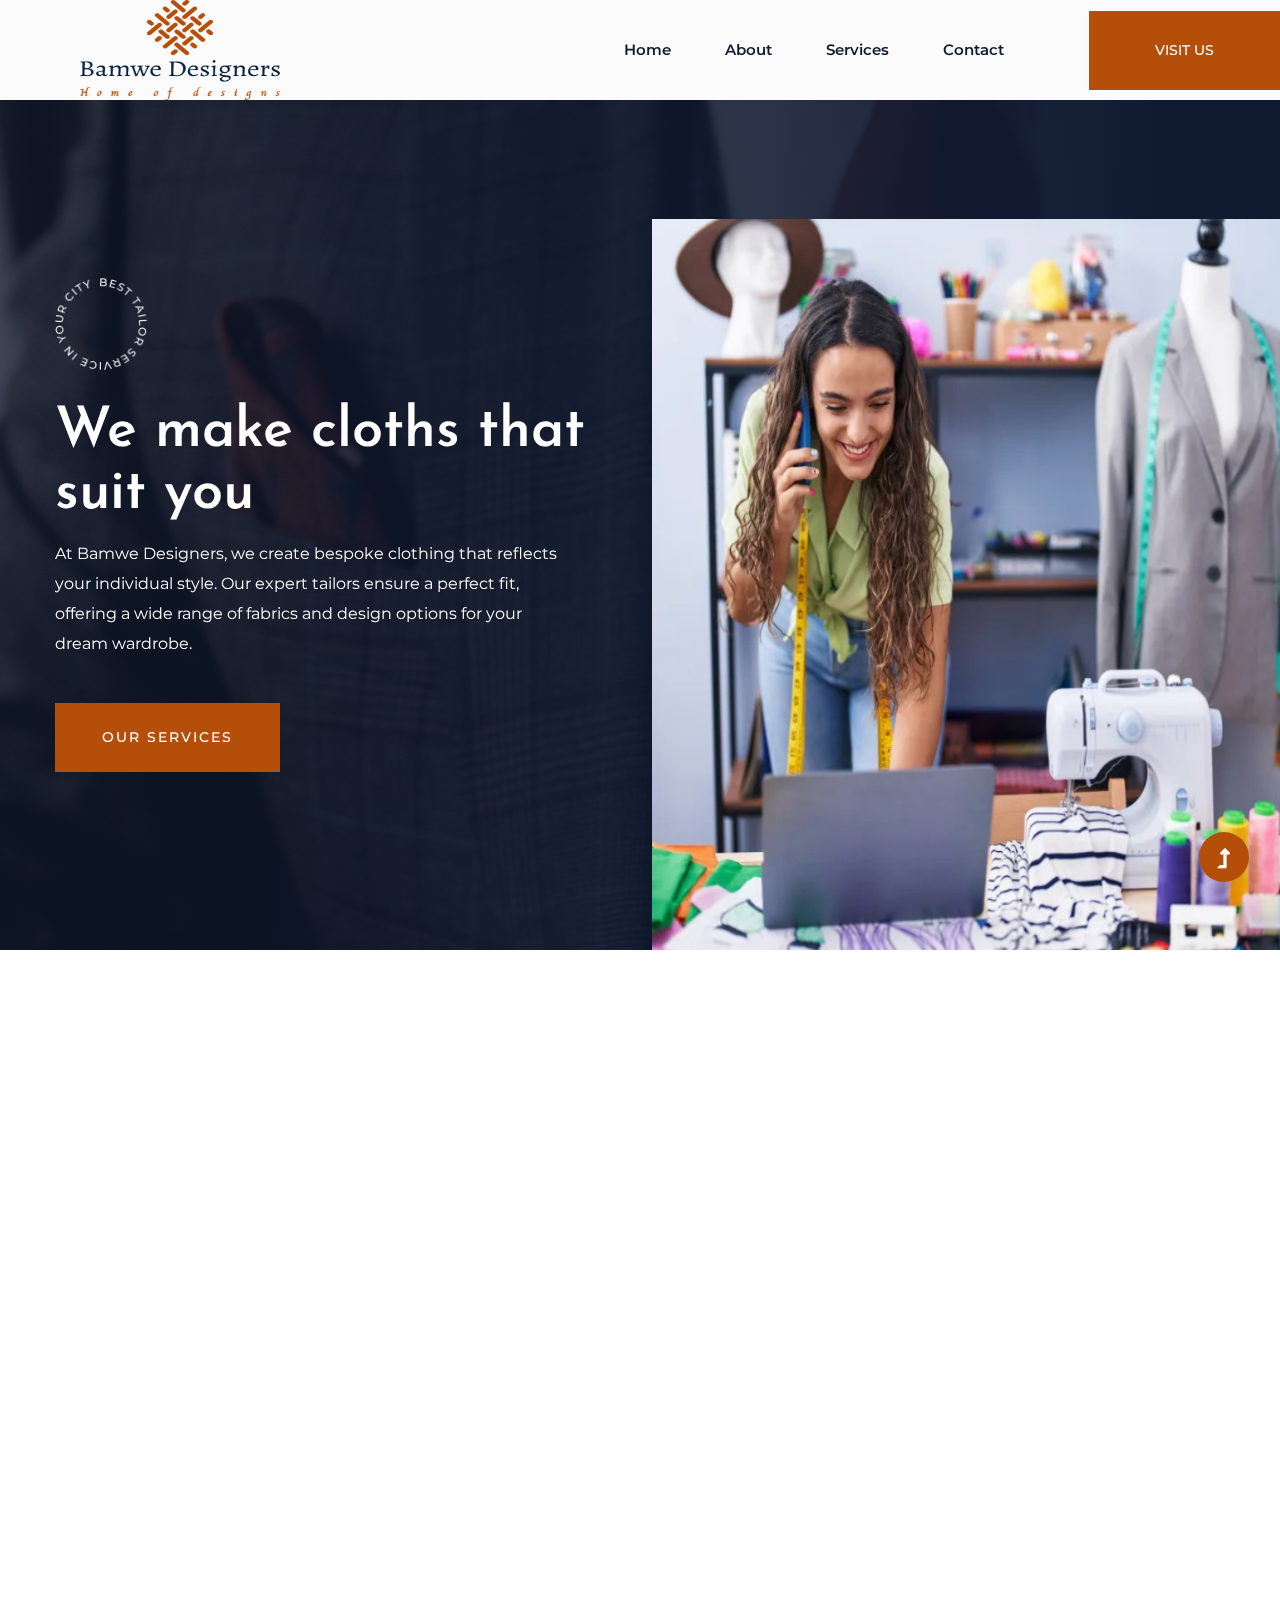
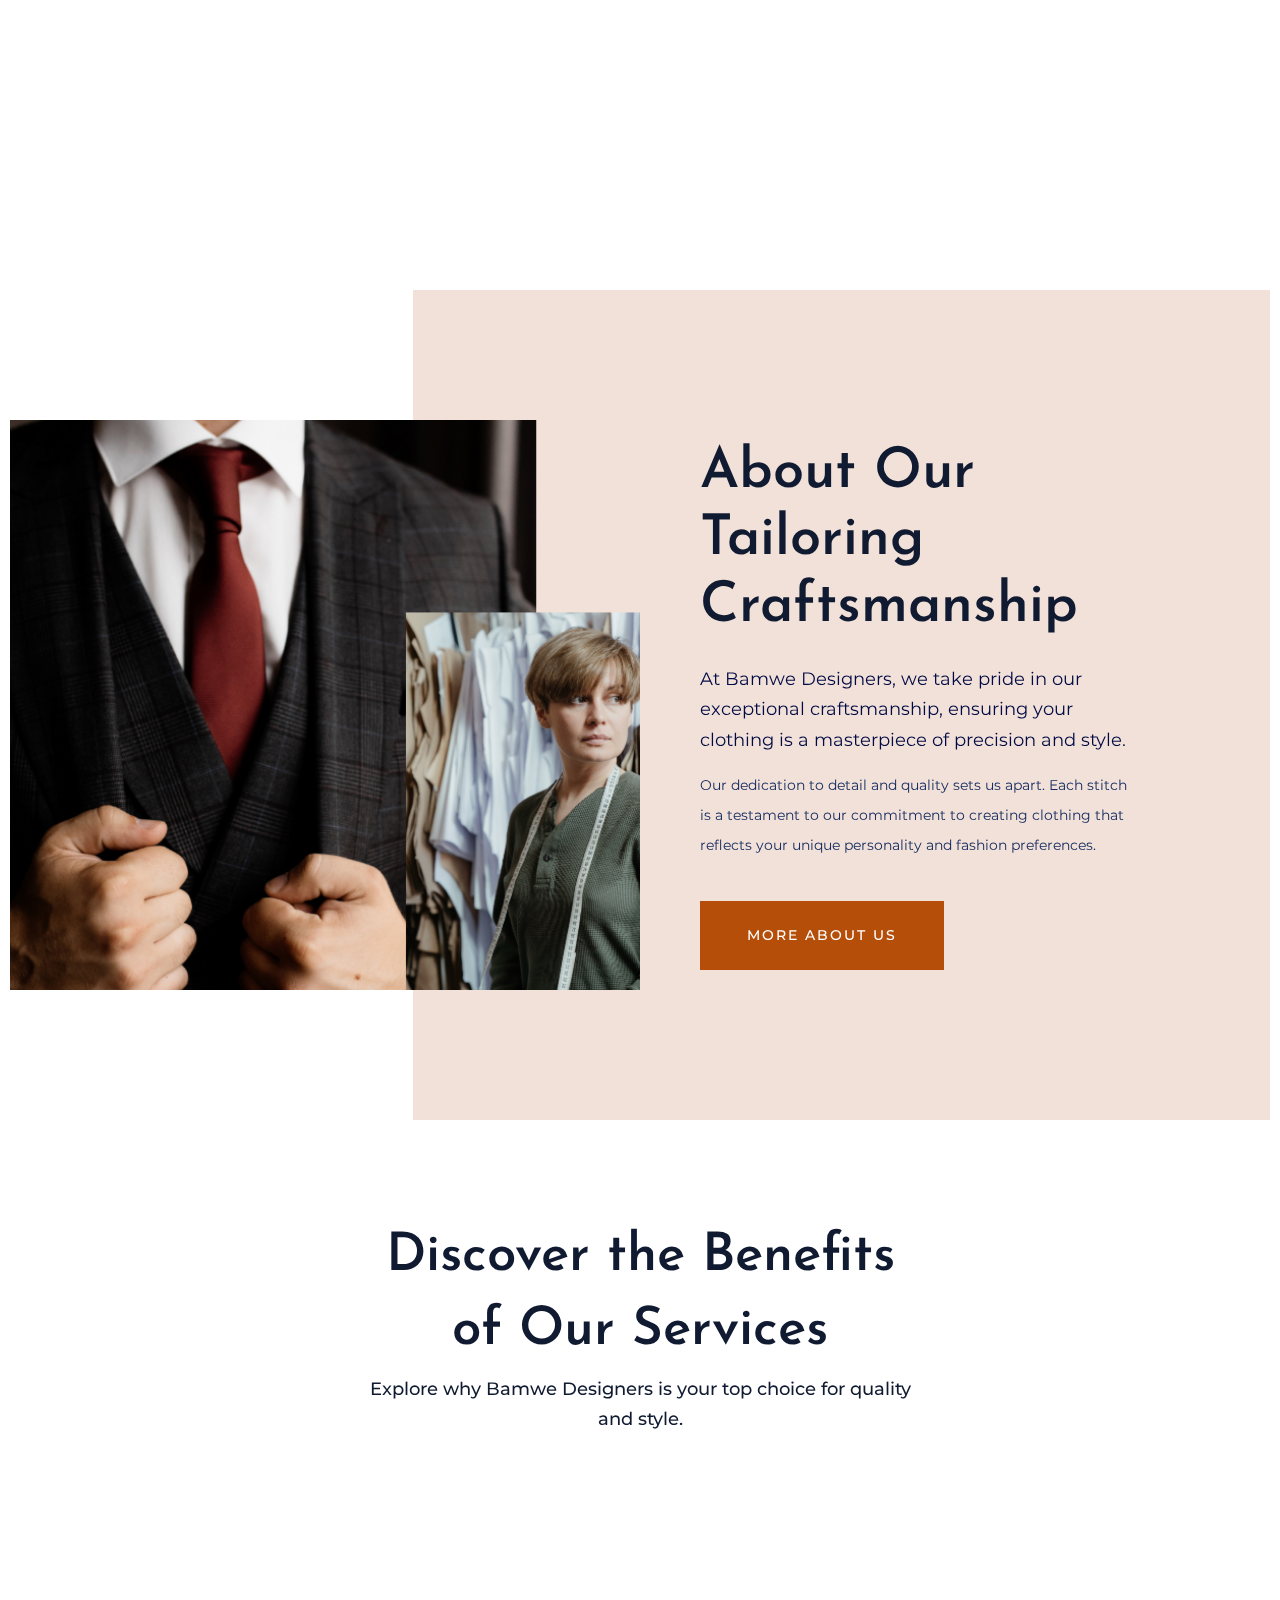
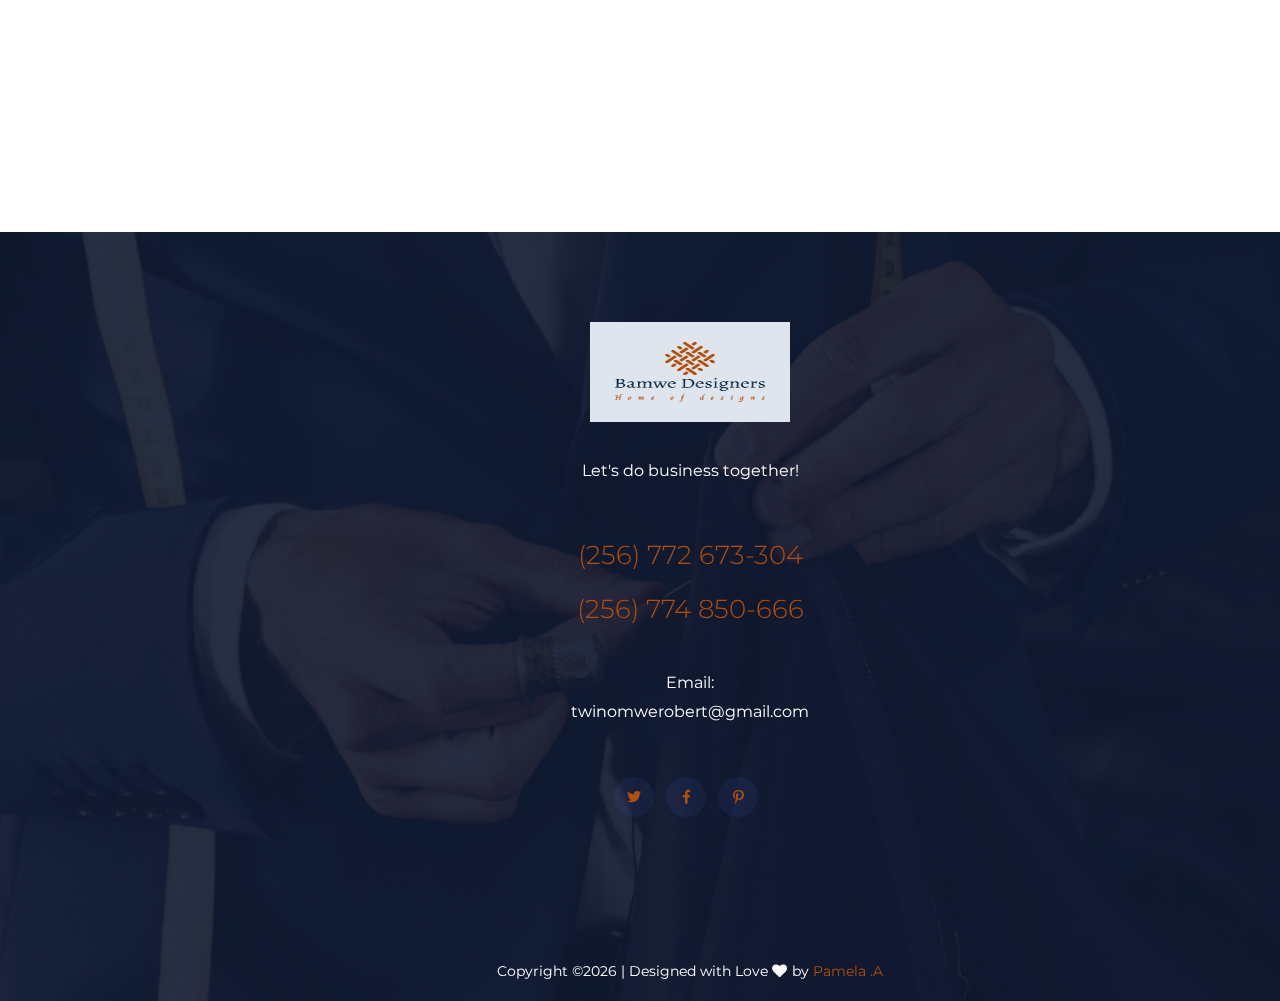
<file: index.html>
<!doctype html>
<html class="no-js" lang="zxx">
<head>
    <meta charset="utf-8">
    <meta http-equiv="x-ua-compatible" content="ie=edge">
    <title>Bamwe Designers</title>
    <meta name="description" content="">
    <meta name="viewport" content="width=device-width, initial-scale=1">
    <link rel="manifest" href="site.webmanifest">
    <link rel="shortcut icon" type="image/x-icon" href="assets/img/favicon.ico">

    <!-- CSS here -->
    <link rel="stylesheet" href="assets/css/bootstrap.min.css">
    <link rel="stylesheet" href="assets/css/owl.carousel.min.css">
    <link rel="stylesheet" href="assets/css/slicknav.css">
    <link rel="stylesheet" href="assets/css/flaticon.css">
    <link rel="stylesheet" href="assets/css/progressbar_barfiller.css">
    <link rel="stylesheet" href="assets/css/gijgo.css">
    <link rel="stylesheet" href="assets/css/animate.min.css">
    <link rel="stylesheet" href="assets/css/animated-headline.css">
    <link rel="stylesheet" href="assets/css/magnific-popup.css">
    <link rel="stylesheet" href="assets/css/fontawesome-all.min.css">
    <link rel="stylesheet" href="assets/css/themify-icons.css">
    <link rel="stylesheet" href="assets/css/slick.css">
    <link rel="stylesheet" href="assets/css/nice-select.css">
    <link rel="stylesheet" href="assets/css/style.css">
</head>
<body>
    <!-- ? Preloader Start -->
    <div id="preloader-active">
        <div class="preloader d-flex align-items-center justify-content-center">
            <div class="preloader-inner position-relative">
                <div class="preloader-circle"></div>
                <div class="preloader-img pere-text">
                    <img src="assets/img/logo.png" alt="">
                </div>
            </div>
        </div>
    </div> 
    <!-- Preloader Start-->
    <header>
        <!-- Header Start -->
        <div class="header-area header_area">
            <div class="main-header">
             <div class="header-bottom header-sticky">
                <!-- Logo -->
                <div class="logo">
                    <a href="index.html"><img src="assets/img/logo.png" alt="" width="200" height="100"></a>
                </div>
                <div class="header-left  d-flex f-right align-items-center">
                    <!-- Main-menu -->
                    <div class="main-menu f-right d-none d-lg-block">
                        <nav> 
                            <ul id="navigation">                                                                                                                                     
                                <li><a href="index.html">Home</a></li>
                                <li><a href="about.html">About</a></li>
                                <li><a href="services.html">Services</a></li>
                                <li><a href="contact.html">Contact</a></li>
                            </ul>
                        </nav>
                    </div>
                    <!-- left Btn -->
                    <div class="header-right-btn f-right d-none d-lg-block  ml-30">
                        <a href="#" class="header-btn">Visit Us</a>
                    </div>
                </div>          
                <!-- Mobile Menu -->
                <div class="col-12">
                    <div class="mobile_menu d-block d-lg-none"></div>
                </div>
            </div>
        </div>
    </div>
    <!-- Header End -->
</header>
<main>
    <!--? slider Area Start-->
    <div class="slider-area  position-relative ">
        <div class="slider-active">
            <!-- Single Slider -->
            <div class="single-slider position-relative hero-overly slider-height  d-flex align-items-center" data-background="assets/img/hero/h1_hero.png">
                <div class="container">
                 <div class="row">
                     <div class="col-xl-6 col-lg-6">
                        <div class="hero-caption">
                            <img class="rotateme" src="assets/img/hero/hero-icon.png" alt="" data-animation="zoomIn" data-delay="1s">
                            <h1 data-animation="fadeInLeft" data-delay=".4s">We make cloths  that suit you</h1>
                            <p data-animation="fadeInLeft" data-delay=".6s">At Bamwe Designers, we create bespoke clothing that reflects your individual style. Our expert tailors ensure a perfect fit, offering a wide range of fabrics and design options for your dream wardrobe.</p>
                            <!-- Hero Btn -->
                            <a href="#" class="btn"  data-animation="fadeInLeft" data-delay=".8s" >Our Services</a>
                        </div>
                    </div>
                </div>
            </div>
            <!-- Left img -->
            <div class="hero-img">
                <img src="assets/img/hero/h1_hero1.png" alt=""  data-animation="fadeInRight" data-transition-duration="5s" >
            </div>
        </div>
        <!-- Single Slider -->
    
        <!-- Left img -->
        <div class="hero-img">
            <img src="assets/img/hero/h1_hero1.png" alt=""  data-animation="fadeInRight" data-transition-duration="5s">
        </div>
    </div>
</div>
</div>
<!-- slider Area End-->
<!--? Clients Offers Start -->
<div class="clients-area section-padding40">
    <div class="container">
        <div class="row">
            <div class="col-lg-4 col-md-6 col-sm-6">
                <div class="single-offers mb-50 wow fadeInUp" data-wow-delay=".2s" >
                    <div class="offers-img">
                        <img src="assets/img/gallery/offers1.png" alt="">
                    </div>
                    <div class="offers-cap">
                        <span>1</span>
                        <h3><a href="services.html">Tailor Sewing </a></h3>
                        <p>Experience exceptional tailor sewing services at Bamwe Designers. Our skilled artisans ensure impeccable craftsmanship for clothing that suits your unique style. Explore a world of creativity and quality.</p>
                    </div>
                    
                </div>
            </div>
            <div class="col-lg-4 col-md-6 col-sm-6">
                <div class="single-offers mb-50 wow fadeInUp" data-wow-delay=".4s">
                    <div class="offers-img">
                        <img src="assets/img/gallery/offers2.png" alt="">
                    </div>
                    <div class="offers-cap">
                        <span>2</span>
                        <h3><a href="services.html">Measurements</a></h3>
                        <p>Accurate measurements are the foundation of perfect tailoring. At Bamwe Designers, we take precise measurements to ensure your clothing fits flawlessly, reflecting your unique style and comfort.</p>
                    </div>
                    
                </div>
            </div>
            <div class="col-lg-4 col-md-6 col-sm-6">
                <div class="single-offers mb-50 wow fadeInUp" data-wow-delay=".6s">
                    <div class="offers-img">
                        <img src="assets/img/gallery/m.png" alt="" heigh="294" width="370">
                    </div>
                    <div class="offers-cap">
                        <span>3</span>
                        <h3><a href="services.html">Tailor Machine Sales</a></h3>
                        <p>Explore our range of high-quality tailor machines for sale. Whether you're a professional tailor or a sewing enthusiast, we offer a selection of reliable machines to support your craft.</p>
                    </div>
                    
                </div>
            </div>
        </div>
    </div>
</div>
<!-- Clients Offers End -->
<!--? Visit Our Tailor Start -->
<section class="visit-tailor-area fix">
    <!--Right Contents  -->
    <div class="tailor-offers"></div>
    <!-- left Contents -->
    <div class="tailor-details">
        <h2>About Our Tailoring Craftsmanship</h2>
        <p class="pera-top">At Bamwe Designers, we take pride in our exceptional craftsmanship, ensuring your clothing is a masterpiece of precision and style.</p>
        <p class="pera-bottom">Our dedication to detail and quality sets us apart. Each stitch is a testament to our commitment to creating clothing that reflects your unique personality and fashion preferences.</p>
        <a href="#" class="btn">More About Us</a>
    </div>
    
</section>
<!-- Visit Our Tailor End -->
<!--? Services Area Start -->
<section class="categories-area section-padding40">
    <div class="container">
        <!-- Section Title -->
        <div class="row justify-content-center">
            <div class="col-xl-6 col-lg-6 col-md-7 col-sm-9">
                <div class="section-tittle text-center mb-60">
                    <h2>Discover the Benefits of Our Services</h2>
                    <p>Explore why Bamwe Designers is your top choice for quality and style.</p>
                </div>
            </div>
        </div>
        <div class="row">
            <div class="col-lg-3 col-md-6 col-sm-6">
                <div class="single-cat mb-50 wow fadeInUp" data-wow-duration="1s" data-wow-delay=".2s">
                    <div class="cat-icon">
                        <img src="assets/img/icon/services1.svg" alt="">
                    </div>
                    <div class="cat-cap">
                        <h5>Bespoke Tailoring</h5>
                        <p>Experience impeccable craftsmanship with our custom-tailored clothing, tailored to your unique style and preferences.</p>
                    </div>
                </div>
            </div>
            <div class="col-lg-3 col-md-6 col-sm-6">
                <div class="single-cat mb-50 wow fadeInUp" data-wow-duration="1s" data-wow-delay=".2s">
                    <div class="cat-icon">
                        <img src="assets/img/icon/services2.svg" alt="">
                    </div>
                    <div class="cat-cap">
                        <h5>Quality Fabrics</h5>
                        <p>Choose from our premium selection of fabrics, including silk, wool, and more, for clothing that feels as good as it looks.</p>
                    </div>
                </div>
            </div>
            <div class="col-lg-3 col-md-6 col-sm-6">
                <div class="single-cat mb-50 wow fadeInUp" data-wow-duration="1s" data-wow-delay=".4s">
                    <div class="cat-icon">
                        <img src="assets/img/icon/services3.svg" alt="">
                    </div>
                    <div class="cat-cap">
                        <h5>Tailor Machine Sales</h5>
                        <p>Explore our range of high-quality tailor machines for sale, designed to support your sewing and tailoring needs.</p>
                    </div>
                </div>
            </div>
            <div class="col-lg-3 col-md-6 col-sm-6">
                <div class="single-cat mb-50 wow fadeInUp" data-wow-duration="1s" data-wow-delay=".4s">
                    <div class="cat-icon">
                        <img src="assets/img/icon/services4.svg" alt="">
                    </div>
                    <div class="cat-cap">
                        <h5>Expert Alterations</h5>
                        <p>Our skilled team provides professional alteration services to ensure your clothing always fits perfectly.</p>
                    </div>
                </div>
            </div>
        </div>
    </div>
</section>

<!--? Services Area End -->


</main>
<footer>
    <div class="footer-wrapper section-bg2 pl-100"  data-background="assets/img/gallery/footer-bg.png">
        <!-- Footer Start-->
        <div class="footer-area footer-padding">
            <div class="container">
                <div class="row justify-content-center"> <!-- Center the row content -->
                    <div class="col-xl-3 col-lg-4 col-md-4 col-sm-6">
                        <div class="single-footer-caption mb-50 text-center"> <!-- Center the content within this column -->
                            <!-- logo -->
                            <div class="footer-logo mb-35">
                                <a href="index.html"><img src="assets/img/logo_white.png" alt="" width="200" height="100"></a>
                            </div>
                            <div class="footer-tittle">
                                <div class="footer-pera">
                                    <p>Let's do business together!</p>
                                </div>
                                <ul class="mb-40">
                                    <li class="number"><a href="#">(256) 772 673-304</a></li>
                                    <li class="number"><a href="#">(256) 774 850-666</a></li>
                                </ul>
                                <div class="footer-pera">
                                    <p>Email: <a href="mailto:twinomwerobert@gmail.com">twinomwerobert@gmail.com</a></p>
                                </div>
                            </div>
                            <!-- social -->
                            <div class="footer-social">
                                <a href="#"><i class="fab fa-twitter"></i></a>
                                <a href="#"><i class="fab fa-facebook-f"></i></a>
                                <a href="#"><i class="fab fa-pinterest-p"></i></a>
                            </div>
                        </div>
                    </div>
                </div>
            </div>
        </div>
        
        <!-- footer-bottom area -->
        <div class="footer-bottom-area">
            <div class="container">
                <div class="footer-border">
                    <div class="row align-items-center">
                        <div class="col-xl-12 ">
                            <div class="footer-copy-right text-center">
                                <p>
                                  Copyright &copy;<script>document.write(new Date().getFullYear());</script> | Designed with Love <i class="fa fa-heart" aria-hidden="true"></i> by <a href="" target="_blank">Pamela .A</a>
                                </p>

                              </div>
                          </div>
                      </div>
                  </div>
              </div>
          </div>
    </div>
</footer>
<!-- Scroll Up -->
<div id="back-top" >
    <a title="Go to Top" href="#"> <i class="fas fa-level-up-alt"></i></a>
</div>

<!-- JS here -->
<script src="./assets/js/vendor/modernizr-3.5.0.min.js"></script>
<!-- Jquery, Popper, Bootstrap -->
<script src="./assets/js/vendor/jquery-1.12.4.min.js"></script>
<script src="./assets/js/popper.min.js"></script>
<script src="./assets/js/bootstrap.min.js"></script>
<!-- Jquery Mobile Menu -->
<script src="./assets/js/jquery.slicknav.min.js"></script>

<!-- Jquery Slick , Owl-Carousel Plugins -->
<script src="./assets/js/owl.carousel.min.js"></script>
<script src="./assets/js/slick.min.js"></script>
<!-- One Page, Animated-HeadLin -->
<script src="./assets/js/wow.min.js"></script>
<script src="./assets/js/animated.headline.js"></script>
<script src="./assets/js/jquery.magnific-popup.js"></script>

<!-- Date Picker -->
<script src="./assets/js/gijgo.min.js"></script>
<!-- Nice-select, sticky -->
<script src="./assets/js/jquery.nice-select.min.js"></script>
<script src="./assets/js/jquery.sticky.js"></script>
<!-- Progress -->
<script src="./assets/js/jquery.barfiller.js"></script>

<!-- counter , waypoint,Hover Direction -->
<script src="./assets/js/jquery.counterup.min.js"></script>
<script src="./assets/js/waypoints.min.js"></script>
<script src="./assets/js/jquery.countdown.min.js"></script>
<script src="./assets/js/hover-direction-snake.min.js"></script>

<!-- contact js -->
<script src="./assets/js/contact.js"></script>
<script src="./assets/js/jquery.form.js"></script>
<script src="./assets/js/jquery.validate.min.js"></script>
<script src="./assets/js/mail-script.js"></script>
<script src="./assets/js/jquery.ajaxchimp.min.js"></script>

<!-- Jquery Plugins, main Jquery -->	
<script src="./assets/js/plugins.js"></script>
<script src="./assets/js/main.js"></script>

</body>
</html>
</file>
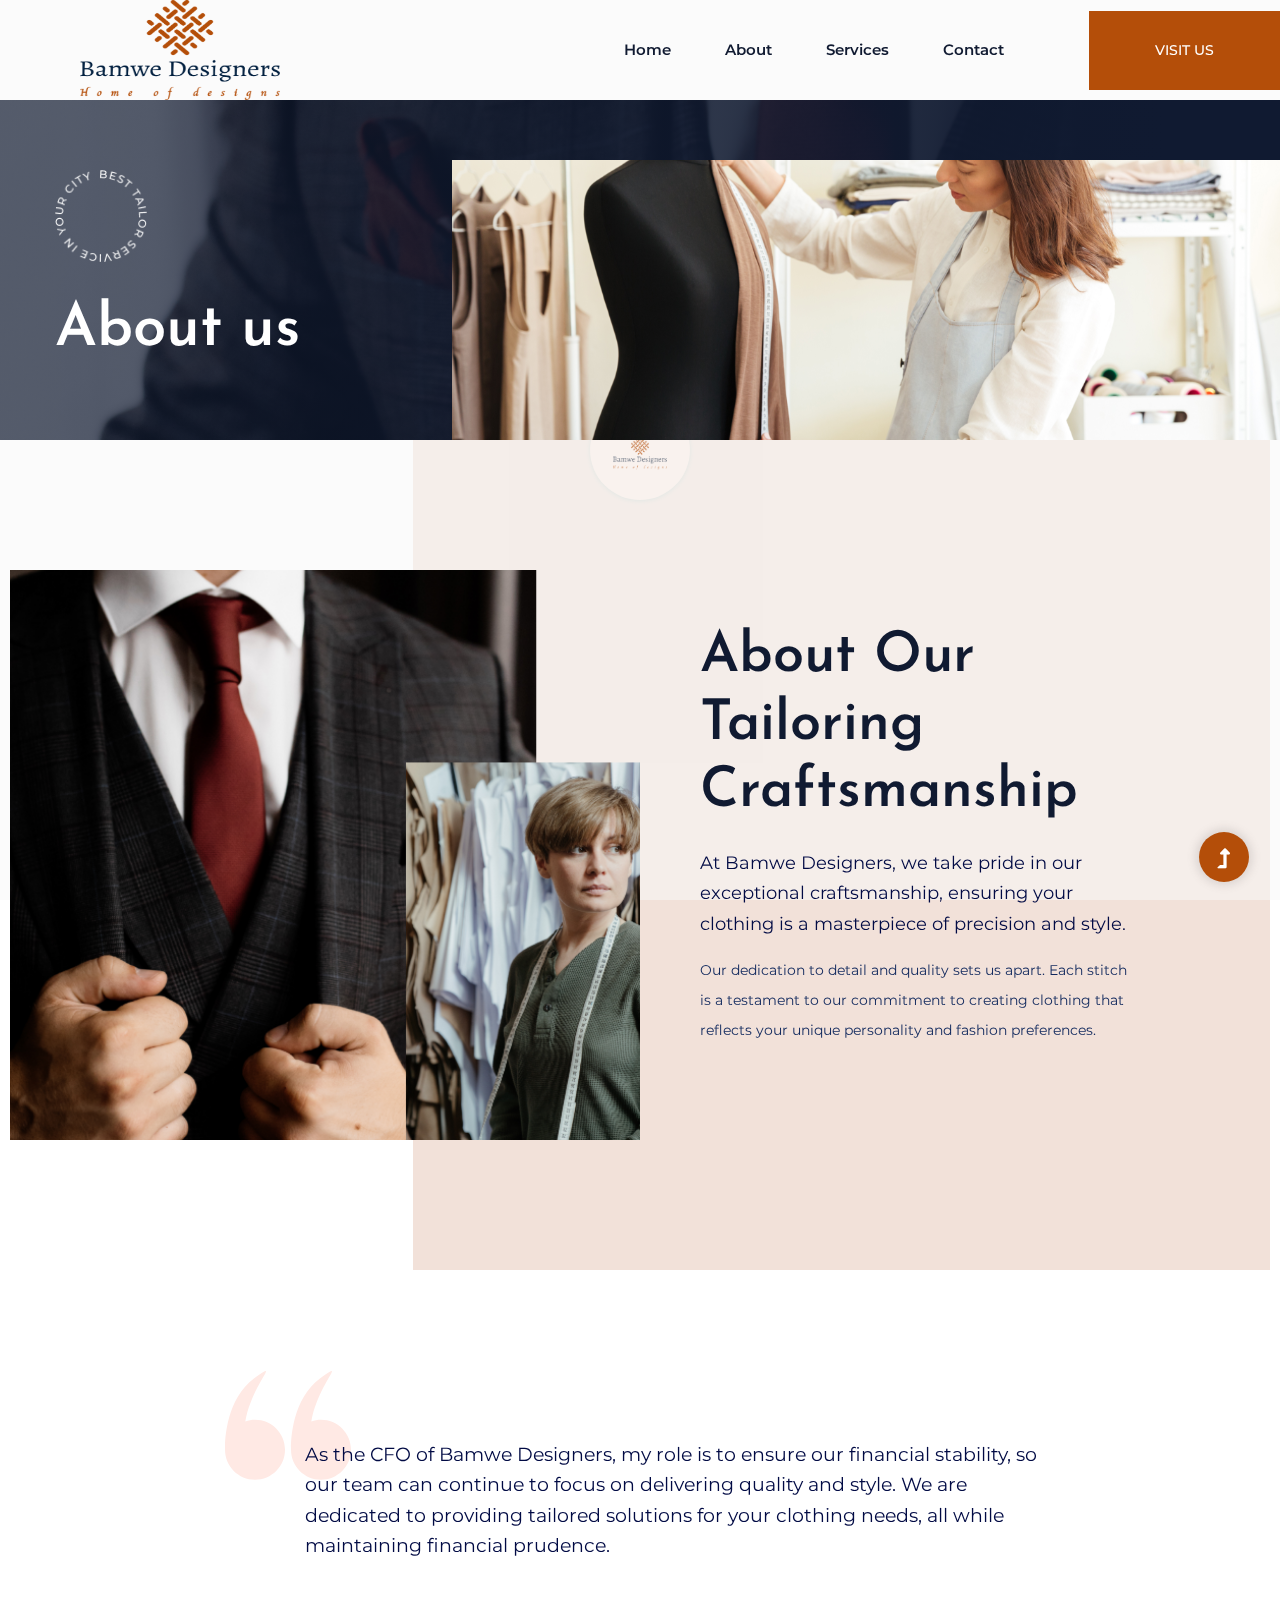
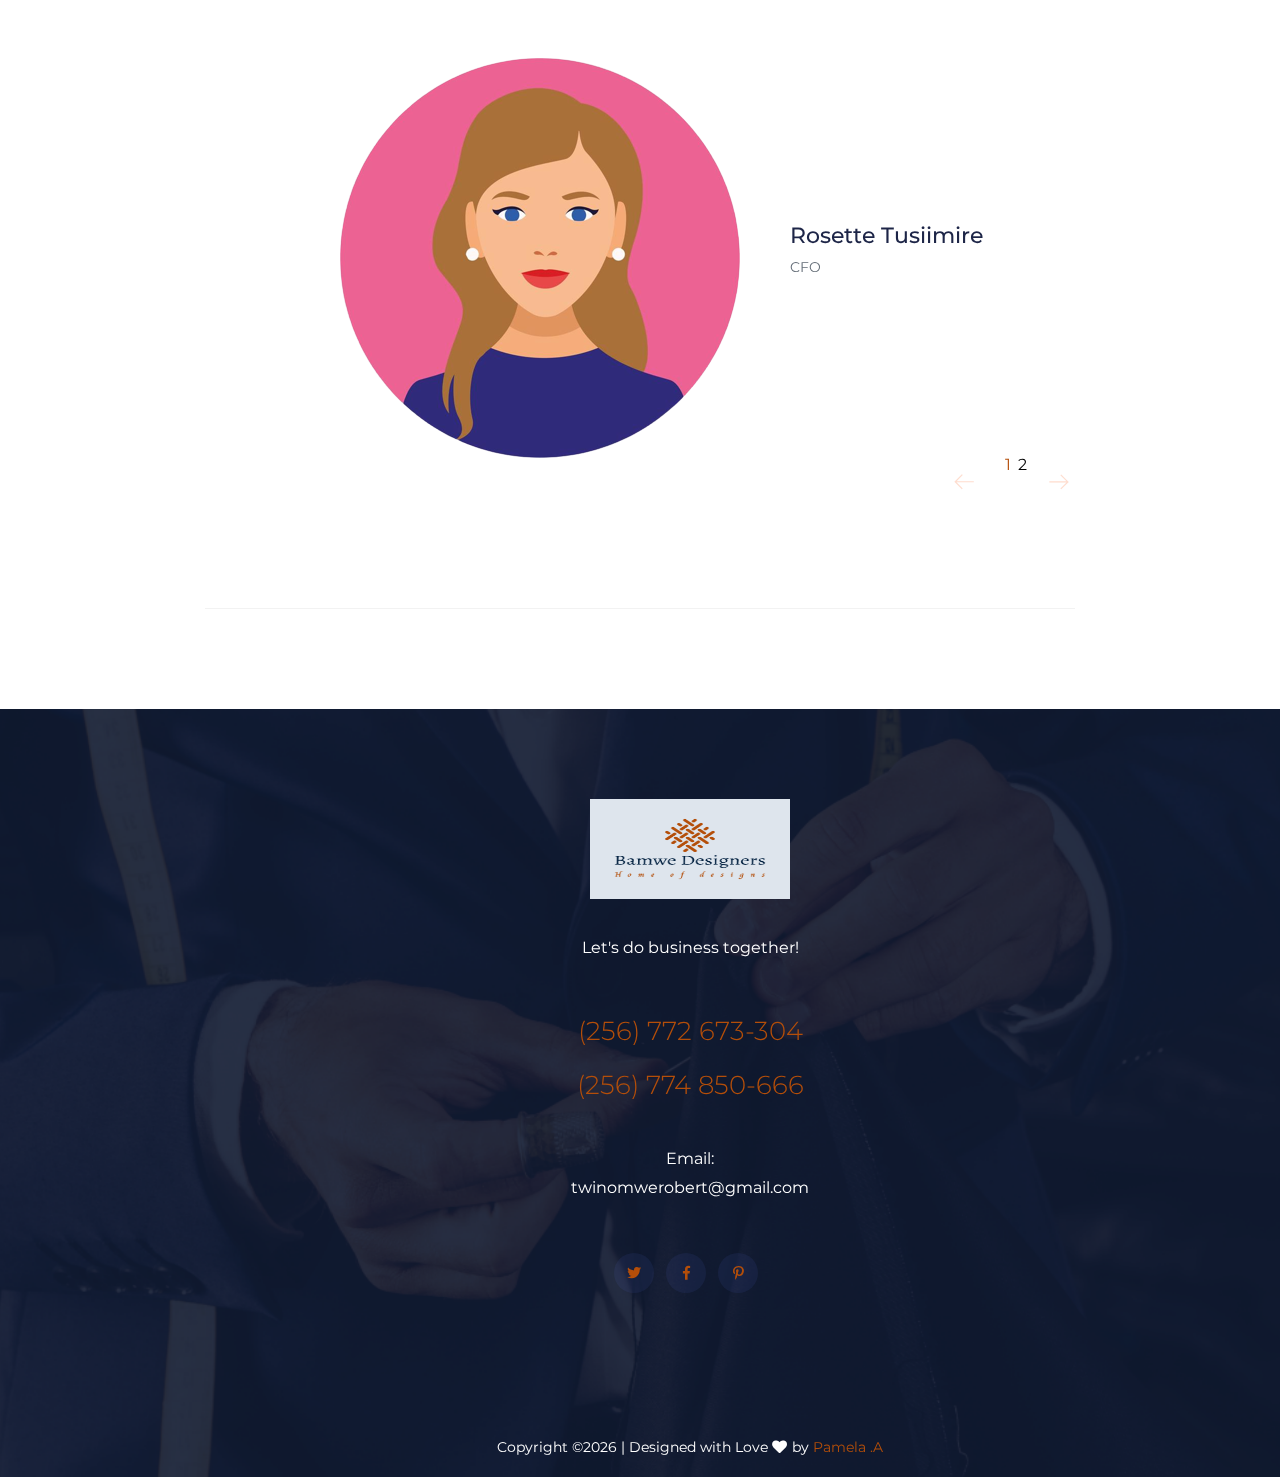
<file: about.html>
<!doctype html>
<html class="no-js" lang="zxx">
<head>
    <meta charset="utf-8">
    <meta http-equiv="x-ua-compatible" content="ie=edge">
    <title>Bamwe Designers</title>
    <meta name="description" content="">
    <meta name="viewport" content="width=device-width, initial-scale=1">
    <link rel="manifest" href="site.webmanifest">
    <link rel="shortcut icon" type="image/x-icon" href="assets/img/favicon.ico">

    <!-- CSS here -->
    <link rel="stylesheet" href="assets/css/bootstrap.min.css">
    <link rel="stylesheet" href="assets/css/owl.carousel.min.css">
    <link rel="stylesheet" href="assets/css/slicknav.css">
    <link rel="stylesheet" href="assets/css/flaticon.css">
    <link rel="stylesheet" href="assets/css/progressbar_barfiller.css">
    <link rel="stylesheet" href="assets/css/gijgo.css">
    <link rel="stylesheet" href="assets/css/animate.min.css">
    <link rel="stylesheet" href="assets/css/animated-headline.css">
    <link rel="stylesheet" href="assets/css/magnific-popup.css">
    <link rel="stylesheet" href="assets/css/fontawesome-all.min.css">
    <link rel="stylesheet" href="assets/css/themify-icons.css">
    <link rel="stylesheet" href="assets/css/slick.css">
    <link rel="stylesheet" href="assets/css/nice-select.css">
    <link rel="stylesheet" href="assets/css/style.css">
</head>
<body>
    <!-- ? Preloader Start -->
    <div id="preloader-active">
        <div class="preloader d-flex align-items-center justify-content-center">
            <div class="preloader-inner position-relative">
                <div class="preloader-circle"></div>
                <div class="preloader-img pere-text">
                    <img src="assets/img/logo.png" alt="">
                </div>
            </div>
        </div>
    </div> 
    <!-- Preloader Start-->
    <header>
        <!-- Header Start -->
        <div class="header-area header_area">
            <div class="main-header">
             <div class="header-bottom header-sticky">
                <!-- Logo -->
                <div class="logo">
                    <a href="index.html"><img src="assets/img/logo.png" alt="" width="200" height="100"></a>
                </div>
                <div class="header-left  d-flex f-right align-items-center">
                    <!-- Main-menu -->
                    <div class="main-menu f-right d-none d-lg-block">
                        <nav> 
                            <ul id="navigation">                                                                                                                                     
                                <li><a href="index.html">Home</a></li>
                                <li><a href="about.html">About</a></li>
                                <li><a href="services.html">Services</a></li>
                                <li><a href="contact.html">Contact</a></li>
                            </ul>
                        </nav>
                    </div>
                    <!-- left Btn -->
                    <div class="header-right-btn f-right d-none d-lg-block  ml-30">
                        <a href="index.html" class="header-btn">Visit Us</a>
                    </div>
                </div>          
                <!-- Mobile Menu -->
                <div class="col-12">
                    <div class="mobile_menu d-block d-lg-none"></div>
                </div>
            </div>
        </div>
    </div>
    <!-- Header End -->
</header>
<main>
    <!--? slider Area Start-->
    <div class="slider-area position-relative">
        <div class="slider-active">
            <!-- Single Slider -->
            <div class="single-slider position-relative hero-overly slider-height2  d-flex align-items-center" data-background="assets/img/hero/h1_hero.png">
                <div class="container">
                 <div class="row">
                     <div class="col-xl-6 col-lg-6">
                        <div class="hero-caption hero-caption2">
                            <img src="assets/img/hero/hero-icon.png" alt="" data-animation="zoomIn" data-delay="1s">
                            <h2 data-animation="fadeInLeft" data-delay=".4s">About us</h2>
                        </div>
                    </div>
                </div>
            </div>
            <!-- Left img -->
            <div class="hero-img hero-img2">
                <img src="assets/img/hero/h2_hero2.png" alt=""  data-animation="fadeInRight" data-transition-duration="5s">
            </div>
        </div>
    </div>
</div>
<!-- slider Area End-->
<!--? Visit Our Tailor Start -->
<section class="visit-tailor-area fix">
    <!--Right Contents  -->
    <div class="tailor-offers"></div>
    <!-- left Contents -->
    <div class="tailor-details">
        <h2>About Our Tailoring Craftsmanship</h2>
        <p class="pera-top">At Bamwe Designers, we take pride in our exceptional craftsmanship, ensuring your clothing is a masterpiece of precision and style.</p>
        <p class="pera-bottom">Our dedication to detail and quality sets us apart. Each stitch is a testament to our commitment to creating clothing that reflects your unique personality and fashion preferences.</p>
        
    </div>
    
</section>
<!-- Visit Our Tailor End -->


<!--? Testimonial Area Start -->
<section class="testimonial-area testimonial-padding fix">
    <div class="container">
        <div class="row align-items-center justify-content-center">
            <div class=" col-lg-9">
                <div class="about-caption pb-bottom">
                    <!-- Testimonial Start -->
                    <div class="h1-testimonial-active dot-style">
                        <!-- Single Testimonial -->
                        <div class="single-testimonial position-relative">
                            <div class="testimonial-caption">
                                <img src="assets/img/icon/quotes-sign.png" alt="" class="quotes-sign">
                                <p>As the CFO of Bamwe Designers, my role is to ensure our financial stability, so our team can continue to focus on delivering quality and style. We are dedicated to providing tailored solutions for your clothing needs, all while maintaining financial prudence. </p>
                            </div>
                            <!-- founder -->
                            <div class="testimonial-founder d-flex align-items-center">
                                <div class="founder-img">
                                    <img src="assets/img/gallery/female.png" alt="">
                                </div>
                                <div class="founder-text">
                                    <span>Rosette Tusiimire</span>
                                    <p>CFO</p>
                                </div>
                            </div>
                        </div>
                        <!-- Single Testimonial -->
                        <div class="single-testimonial position-relative">
                            <div class="testimonial-caption">
                                <img src="assets/img/icon/quotes-sign.png" alt="" class="quotes-sign">
                                <p>As the CEO of Bamwe Designers, I am proud to lead a team dedicated to craftsmanship and style. Our passion for creating custom-tailored clothing that reflects your unique personality drives our commitment to excellence. </p>
                            </div>
                            <!-- founder -->
                            <div class="testimonial-founder d-flex align-items-center">
                                <div class="founder-img">
                                    <img src="assets/img/gallery/male.png" alt="">
                                </div>
                                <div class="founder-text">
                                    <span>Robert Twinomwe</span>
                                    <p>CEO</p>
                                </div>
                            </div>
                        </div>
                    </div>
                    <!-- Testimonial End -->
                </div>
            </div>
        </div>
    </div>
</section>
<!--? Testimonial Area End -->

</main>
<footer>
    <div class="footer-wrapper section-bg2 pl-100"  data-background="assets/img/gallery/footer-bg.png">
        <!-- Footer Start-->
        <div class="footer-area footer-padding">
            <div class="container">
                <div class="row justify-content-center"> <!-- Center the row content -->
                    <div class="col-xl-3 col-lg-4 col-md-4 col-sm-6">
                        <div class="single-footer-caption mb-50 text-center"> <!-- Center the content within this column -->
                            <!-- logo -->
                            <div class="footer-logo mb-35">
                                <a href="index.html"><img src="assets/img/logo_white.png" alt="" width="200" height="100"></a>
                            </div>
                            <div class="footer-tittle">
                                <div class="footer-pera">
                                    <p>Let's do business together!</p>
                                </div>
                                <ul class="mb-40">
                                    <li class="number"><a href="#">(256) 772 673-304</a></li>
                                    <li class="number"><a href="#">(256) 774 850-666</a></li>
                                </ul>
                                <div class="footer-pera">
                                    <p>Email: <a href="mailto:twinomwerobert@gmail.com">twinomwerobert@gmail.com</a></p>
                                </div>
                            </div>
                            <!-- social -->
                            <div class="footer-social">
                                <a href="#"><i class="fab fa-twitter"></i></a>
                                <a href="#"><i class="fab fa-facebook-f"></i></a>
                                <a href="#"><i class="fab fa-pinterest-p"></i></a>
                            </div>
                        </div>
                    </div>
                </div>
            </div>
        </div>
        
        <!-- footer-bottom area -->
        <div class="footer-bottom-area">
            <div class="container">
                <div class="footer-border">
                    <div class="row align-items-center">
                        <div class="col-xl-12 ">
                            <div class="footer-copy-right text-center">
                                <p>
                                  Copyright &copy;<script>document.write(new Date().getFullYear());</script> | Designed with Love <i class="fa fa-heart" aria-hidden="true"></i> by <a href="" target="_blank">Pamela .A</a>
                                </p>

                              </div>
                          </div>
                      </div>
                  </div>
              </div>
          </div>
    </div>
</footer>
<!-- Scroll Up -->
<div id="back-top" >
    <a title="Go to Top" href="#"> <i class="fas fa-level-up-alt"></i></a>
</div>

<!-- JS here -->
<script src="./assets/js/vendor/modernizr-3.5.0.min.js"></script>
<!-- Jquery, Popper, Bootstrap -->
<script src="./assets/js/vendor/jquery-1.12.4.min.js"></script>
<script src="./assets/js/popper.min.js"></script>
<script src="./assets/js/bootstrap.min.js"></script>
<!-- Jquery Mobile Menu -->
<script src="./assets/js/jquery.slicknav.min.js"></script>

<!-- Jquery Slick , Owl-Carousel Plugins -->
<script src="./assets/js/owl.carousel.min.js"></script>
<script src="./assets/js/slick.min.js"></script>
<!-- One Page, Animated-HeadLin -->
<script src="./assets/js/wow.min.js"></script>
<script src="./assets/js/animated.headline.js"></script>
<script src="./assets/js/jquery.magnific-popup.js"></script>

<!-- Date Picker -->
<script src="./assets/js/gijgo.min.js"></script>
<!-- Nice-select, sticky -->
<script src="./assets/js/jquery.nice-select.min.js"></script>
<script src="./assets/js/jquery.sticky.js"></script>
<!-- Progress -->
<script src="./assets/js/jquery.barfiller.js"></script>

<!-- counter , waypoint,Hover Direction -->
<script src="./assets/js/jquery.counterup.min.js"></script>
<script src="./assets/js/waypoints.min.js"></script>
<script src="./assets/js/jquery.countdown.min.js"></script>
<script src="./assets/js/hover-direction-snake.min.js"></script>

<!-- contact js -->
<script src="./assets/js/contact.js"></script>
<script src="./assets/js/jquery.form.js"></script>
<script src="./assets/js/jquery.validate.min.js"></script>
<script src="./assets/js/mail-script.js"></script>
<script src="./assets/js/jquery.ajaxchimp.min.js"></script>

<!-- Jquery Plugins, main Jquery -->	
<script src="./assets/js/plugins.js"></script>
<script src="./assets/js/main.js"></script>

</body>
</html>
</file>
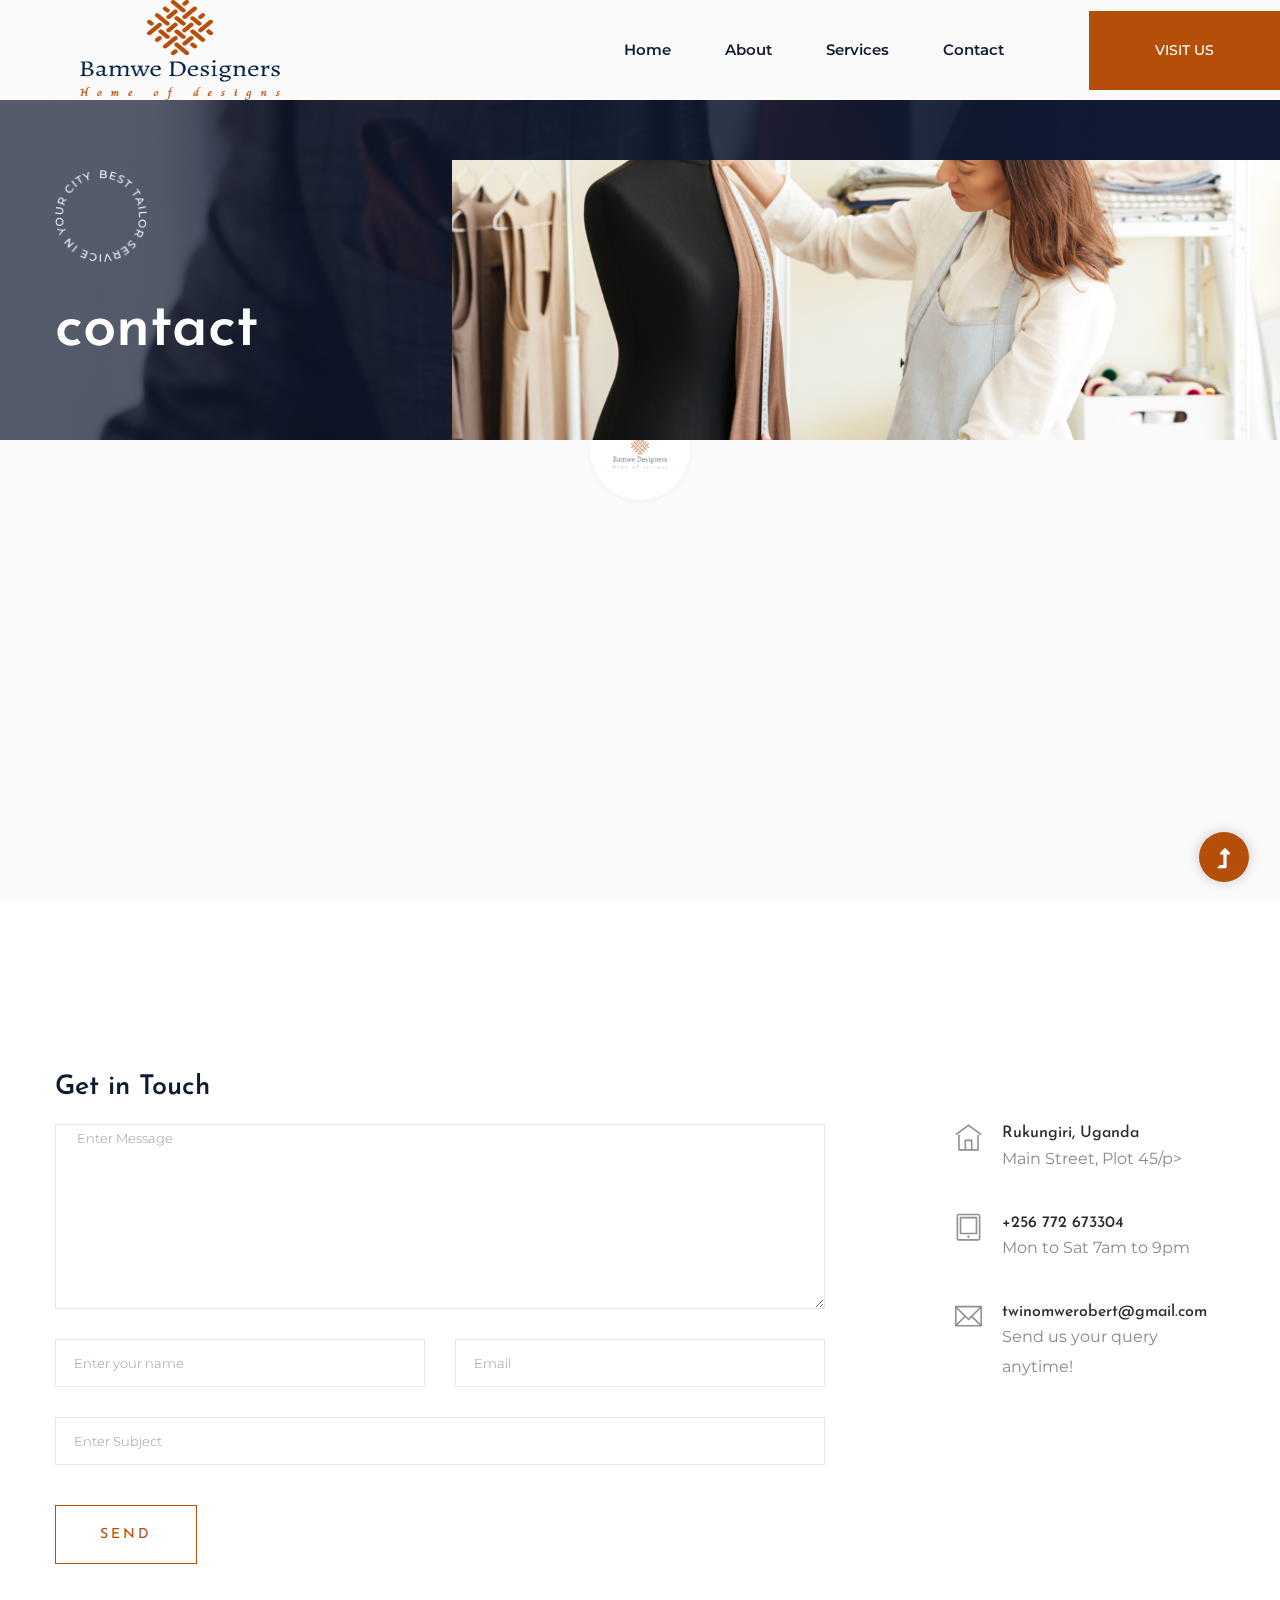
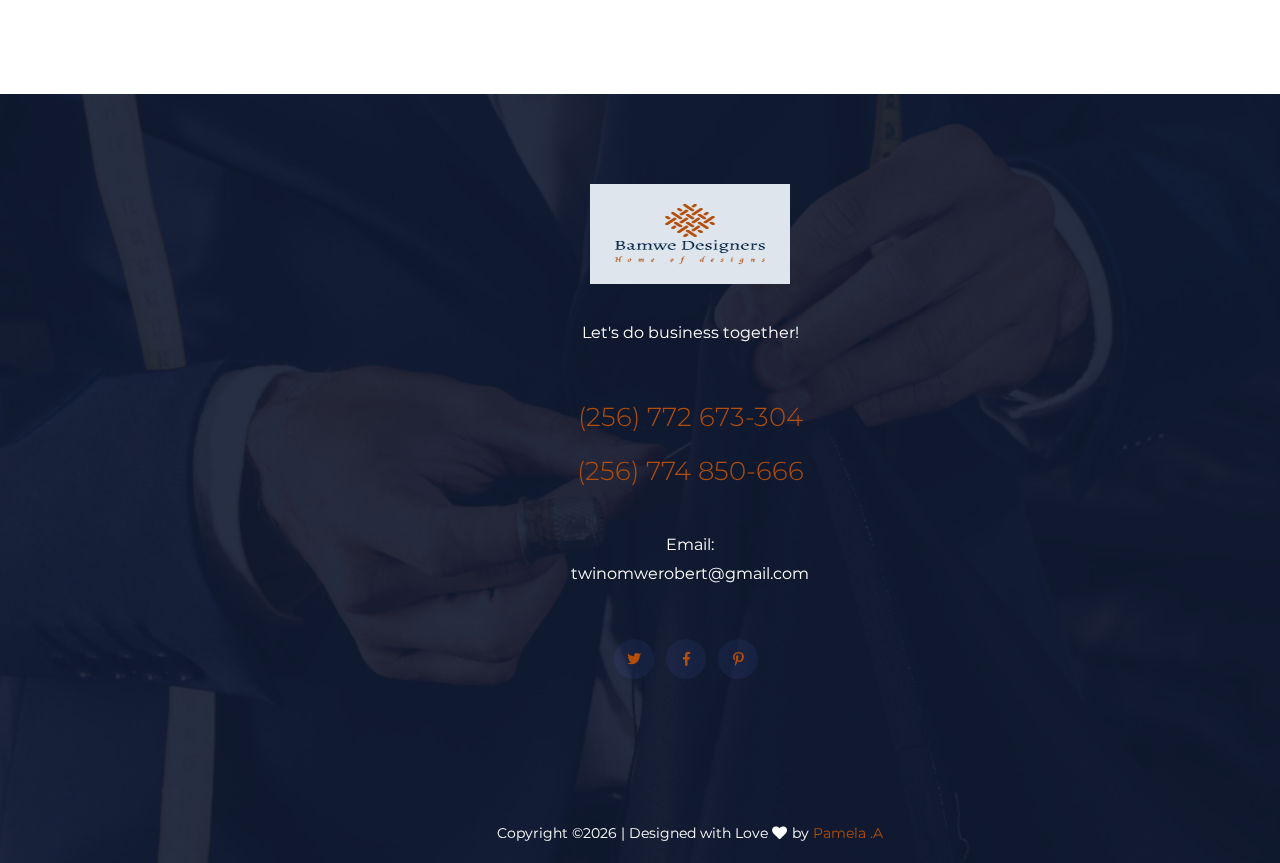
<file: contact.html>
<!doctype html>
<html class="no-js" lang="zxx">
<head>
    <meta charset="utf-8">
    <meta http-equiv="x-ua-compatible" content="ie=edge">
    <title>Bamwe Designers</title>
    <meta name="description" content="">
    <meta name="viewport" content="width=device-width, initial-scale=1">
    <link rel="manifest" href="site.webmanifest">
    <link rel="shortcut icon" type="image/x-icon" href="assets/img/favicon.ico">

    <!-- CSS here -->
    <link rel="stylesheet" href="assets/css/bootstrap.min.css">
    <link rel="stylesheet" href="assets/css/owl.carousel.min.css">
    <link rel="stylesheet" href="assets/css/slicknav.css">
    <link rel="stylesheet" href="assets/css/flaticon.css">
    <link rel="stylesheet" href="assets/css/progressbar_barfiller.css">
    <link rel="stylesheet" href="assets/css/gijgo.css">
    <link rel="stylesheet" href="assets/css/animate.min.css">
    <link rel="stylesheet" href="assets/css/animated-headline.css">
    <link rel="stylesheet" href="assets/css/magnific-popup.css">
    <link rel="stylesheet" href="assets/css/fontawesome-all.min.css">
    <link rel="stylesheet" href="assets/css/themify-icons.css">
    <link rel="stylesheet" href="assets/css/slick.css">
    <link rel="stylesheet" href="assets/css/nice-select.css">
    <link rel="stylesheet" href="assets/css/style.css">
</head>
<body>
    <!-- ? Preloader Start -->
    <div id="preloader-active">
        <div class="preloader d-flex align-items-center justify-content-center">
            <div class="preloader-inner position-relative">
                <div class="preloader-circle"></div>
                <div class="preloader-img pere-text">
                    <img src="assets/img/logo.png" alt="">
                </div>
            </div>
        </div>
    </div>
    <!-- Preloader Start -->
    <header>
        <!-- Header Start -->
        <div class="header-area header_area">
            <div class="main-header">
             <div class="header-bottom header-sticky">
                <!-- Logo -->
                <div class="logo">
                    <a href="index.html"><img src="assets/img/logo.png" alt="" width="200" height="100"></a>
                </div>
                <div class="header-left  d-flex f-right align-items-center">
                    <!-- Main-menu -->
                    <div class="main-menu f-right d-none d-lg-block">
                        <nav> 
                            <ul id="navigation">                                                                                                                                     
                                <li><a href="index.html">Home</a></li>
                                <li><a href="about.html">About</a></li>
                                <li><a href="services.html">Services</a></li>                                
                                <li><a href="contact.html">Contact</a></li>
                            </ul>
                        </nav>
                    </div>
                    <!-- left Btn -->
                    <div class="header-right-btn f-right d-none d-lg-block  ml-30">
                        <a href="#" class="header-btn">Visit Us</a>
                    </div>
                </div>          
                <!-- Mobile Menu -->
                <div class="col-12">
                    <div class="mobile_menu d-block d-lg-none"></div>
                </div>
            </div>
        </div>
    </div>
    <!-- Header End -->
</header>
<main>
    <!--? slider Area Start-->
    <div class="slider-area position-relative">
        <div class="slider-active">
            <!-- Single Slider -->
            <div class="single-slider position-relative hero-overly slider-height2  d-flex align-items-center" data-background="assets/img/hero/h1_hero.png">
                <div class="container">
                 <div class="row">
                     <div class="col-xl-6 col-lg-6">
                        <div class="hero-caption hero-caption2">
                            <img src="assets/img/hero/hero-icon.png" alt="" data-animation="zoomIn" data-delay="1s">
                            <h2 data-animation="fadeInLeft" data-delay=".4s">contact</h2>
                        </div>
                    </div>
                </div>
            </div>
            <!-- Left img -->
            <div class="hero-img hero-img2">
                <img src="assets/img/hero/h2_hero2.png" alt=""  data-animation="fadeInRight" data-transition-duration="5s">
            </div>
        </div>
    </div>
</div>
<!-- slider Area End-->
<!--?  Contact Area start  -->
<section class="contact-section">
    <div class="container">
        <div class="d-none d-sm-block mb-5 pb-4">
            <div id="map-container" style="width: 100%; width: 100%; margin: 0 auto;">
                <iframe src="https://www.google.com/maps/embed?pb=!1m18!1m12!1m3!1d18977.08548192368!2d29.91832838496427!3d-0.788208892459257!2m3!1f0!2f0!3f0!3m2!1i1024!2i768!4f13.1!3m3!1m2!1s0x19deb99cf8850941%3A0xf723dc02bf95b7e9!2sBamwe%20designers!5e0!3m2!1sen!2sug!4v1698488193949!5m2!1sen!2sug" width="100%" height="450" style="border:0;" allowfullscreen="" loading="lazy" referrerpolicy="no-referrer-when-downgrade"></iframe>
            </div>
            
            
        </div>
        <div class="row">
            <div class="col-12">
                <h2 class="contact-title">Get in Touch</h2>
            </div>
            <div class="col-lg-8">
                <form class="form-contact contact_form" action="contact_process.php" method="post" id="contactForm" novalidate="novalidate">
                    <div class="row">
                        <div class="col-12">
                            <div class="form-group">
                                <textarea class="form-control w-100" name="message" id="message" cols="30" rows="9" onfocus="this.placeholder = ''" onblur="this.placeholder = 'Enter Message'" placeholder=" Enter Message"></textarea>
                            </div>
                        </div>
                        <div class="col-sm-6">
                            <div class="form-group">
                                <input class="form-control valid" name="name" id="name" type="text" onfocus="this.placeholder = ''" onblur="this.placeholder = 'Enter your name'" placeholder="Enter your name">
                            </div>
                        </div>
                        <div class="col-sm-6">
                            <div class="form-group">
                                <input class="form-control valid" name="email" id="email" type="email" onfocus="this.placeholder = ''" onblur="this.placeholder = 'Enter email address'" placeholder="Email">
                            </div>
                        </div>
                        <div class="col-12">
                            <div class="form-group">
                                <input class="form-control" name="subject" id="subject" type="text" onfocus="this.placeholder = ''" onblur="this.placeholder = 'Enter Subject'" placeholder="Enter Subject">
                            </div>
                        </div>
                    </div>
                    <div class="form-group mt-3">
                        <button type="submit" class="button button-contactForm boxed-btn">Send</button>
                    </div>
                </form>
            </div>
            <div class="col-lg-3 offset-lg-1">
                <div class="media contact-info">
                    <span class="contact-info__icon"><i class="ti-home"></i></span>
                    <div class="media-body">
                        <h3>Rukungiri, Uganda</h3>
                        <p>Main Street, Plot 45/p>
                    </div>
                </div>
                <div class="media contact-info">
                    <span class="contact-info__icon"><i class="ti-tablet"></i></span>
                    <div class="media-body">
                        <h3>+256 772 673304</h3>
                        <p>Mon to Sat 7am to 9pm</p>
                    </div>
                </div>
                <div class="media contact-info">
                    <span class="contact-info__icon"><i class="ti-email"></i></span>
                    <div class="media-body">
                        <h3>twinomwerobert@gmail.com</h3>
                        <p>Send us your query anytime!</p>
                    </div>
                </div>
            </div>
        </div>
    </div>
</section>
<!-- Contact Area End -->
</main>
<footer>
    <div class="footer-wrapper section-bg2 pl-100"  data-background="assets/img/gallery/footer-bg.png">
        <!-- Footer Start-->
        <div class="footer-area footer-padding">
            <div class="container">
                <div class="row justify-content-center"> <!-- Center the row content -->
                    <div class="col-xl-3 col-lg-4 col-md-4 col-sm-6">
                        <div class="single-footer-caption mb-50 text-center"> <!-- Center the content within this column -->
                            <!-- logo -->
                            <div class="footer-logo mb-35">
                                <a href="index.html"><img src="assets/img/logo_white.png" alt="" width="200" height="100"></a>
                            </div>
                            <div class="footer-tittle">
                                <div class="footer-pera">
                                    <p>Let's do business together!</p>
                                </div>
                                <ul class="mb-40">
                                    <li class="number"><a href="#">(256) 772 673-304</a></li>
                                    <li class="number"><a href="#">(256) 774 850-666</a></li>
                                </ul>
                                <div class="footer-pera">
                                    <p>Email: <a href="mailto:twinomwerobert@gmail.com">twinomwerobert@gmail.com</a></p>
                                </div>
                            </div>
                            <!-- social -->
                            <div class="footer-social">
                                <a href="#"><i class="fab fa-twitter"></i></a>
                                <a href="#"><i class="fab fa-facebook-f"></i></a>
                                <a href="#"><i class="fab fa-pinterest-p"></i></a>
                            </div>
                        </div>
                    </div>
                </div>
            </div>
        </div>
        
        <!-- footer-bottom area -->
        <div class="footer-bottom-area">
            <div class="container">
                <div class="footer-border">
                    <div class="row align-items-center">
                        <div class="col-xl-12 ">
                            <div class="footer-copy-right text-center">
                                <p>
                                  Copyright &copy;<script>document.write(new Date().getFullYear());</script> | Designed with Love <i class="fa fa-heart" aria-hidden="true"></i> by <a href="" target="_blank">Pamela .A</a>
                                </p>

                              </div>
                          </div>
                      </div>
                  </div>
              </div>
          </div>
    </div>
</footer>
<!-- Scroll Up -->
<div id="back-top" >
    <a title="Go to Top" href="#"> <i class="fas fa-level-up-alt"></i></a>
</div>
<!-- JS here -->

<script src="./assets/js/vendor/modernizr-3.5.0.min.js"></script>
<!-- Jquery, Popper, Bootstrap -->
<script src="./assets/js/vendor/jquery-1.12.4.min.js"></script>
<script src="./assets/js/popper.min.js"></script>
<script src="./assets/js/bootstrap.min.js"></script>
<!-- Jquery Mobile Menu -->
<script src="./assets/js/jquery.slicknav.min.js"></script>

<!-- Jquery Slick , Owl-Carousel Plugins -->
<script src="./assets/js/owl.carousel.min.js"></script>
<script src="./assets/js/slick.min.js"></script>
<!-- One Page, Animated-HeadLin -->
<script src="./assets/js/wow.min.js"></script>
<script src="./assets/js/animated.headline.js"></script>
<script src="./assets/js/jquery.magnific-popup.js"></script>

<!-- Date Picker -->
<script src="./assets/js/gijgo.min.js"></script>
<!-- Nice-select, sticky -->
<script src="./assets/js/jquery.nice-select.min.js"></script>
<script src="./assets/js/jquery.sticky.js"></script>

<!-- counter , waypoint,Hover Direction -->
<script src="./assets/js/jquery.counterup.min.js"></script>
<script src="./assets/js/waypoints.min.js"></script>
<script src="./assets/js/jquery.countdown.min.js"></script>
<script src="./assets/js/hover-direction-snake.min.js"></script>

<!-- contact js -->
<script src="./assets/js/contact.js"></script>
<script src="./assets/js/jquery.form.js"></script>
<script src="./assets/js/jquery.validate.min.js"></script>
<script src="./assets/js/mail-script.js"></script>
<script src="./assets/js/jquery.ajaxchimp.min.js"></script>

<!-- Jquery Plugins, main Jquery -->	
<script src="./assets/js/plugins.js"></script>
<script src="./assets/js/main.js"></script>

</body>
</html>
</file>
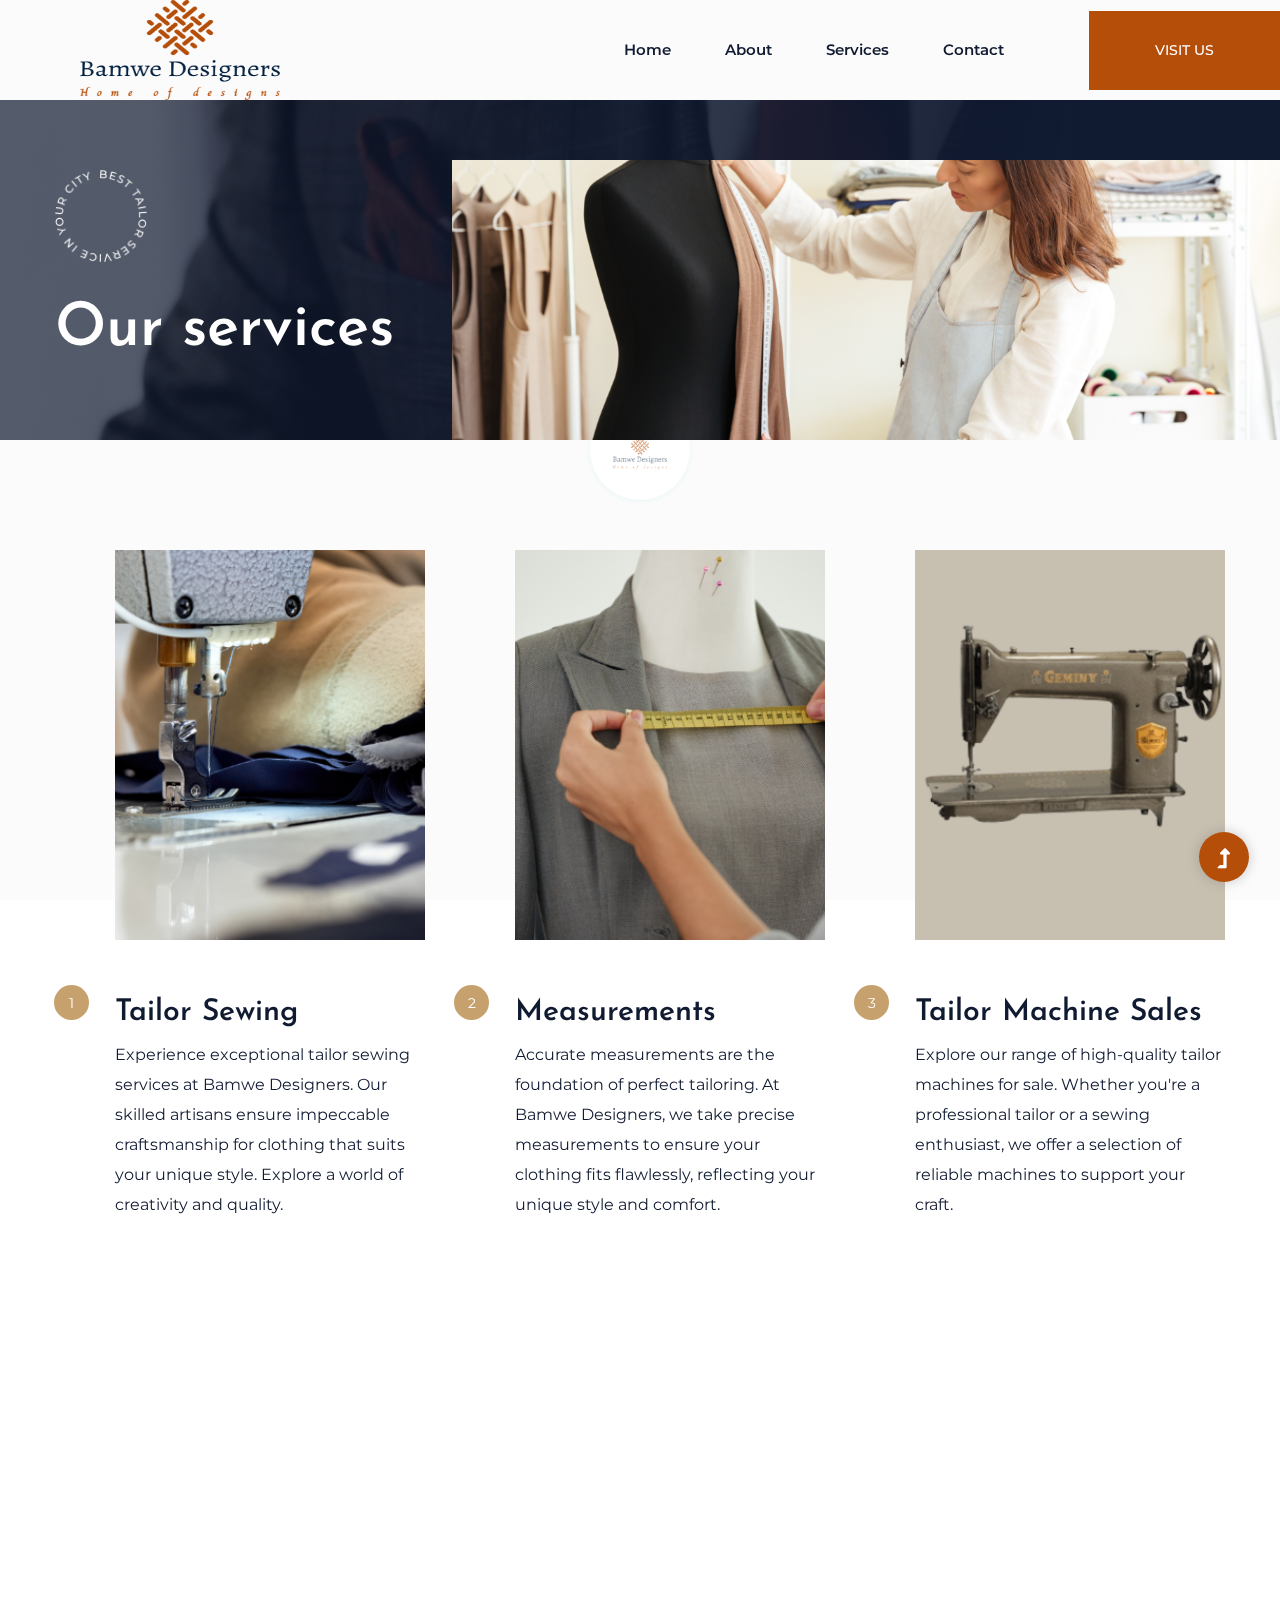
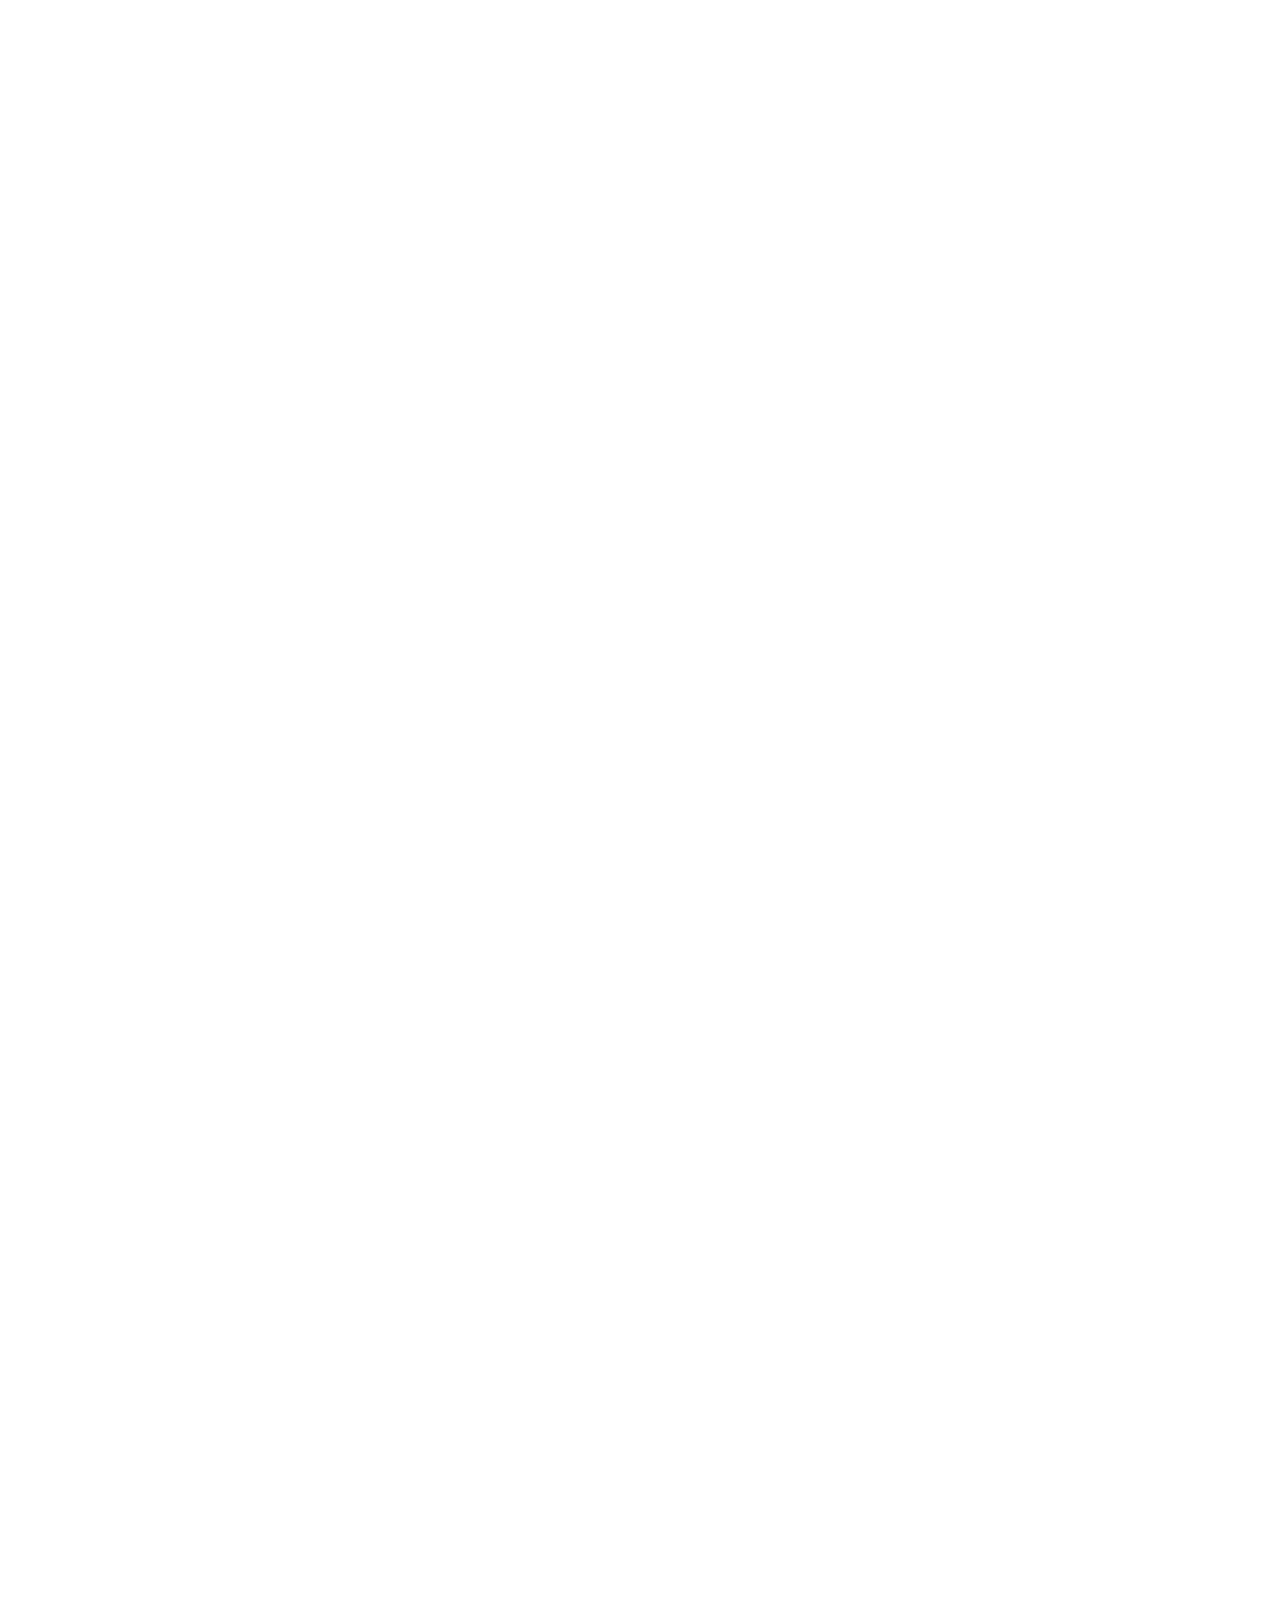
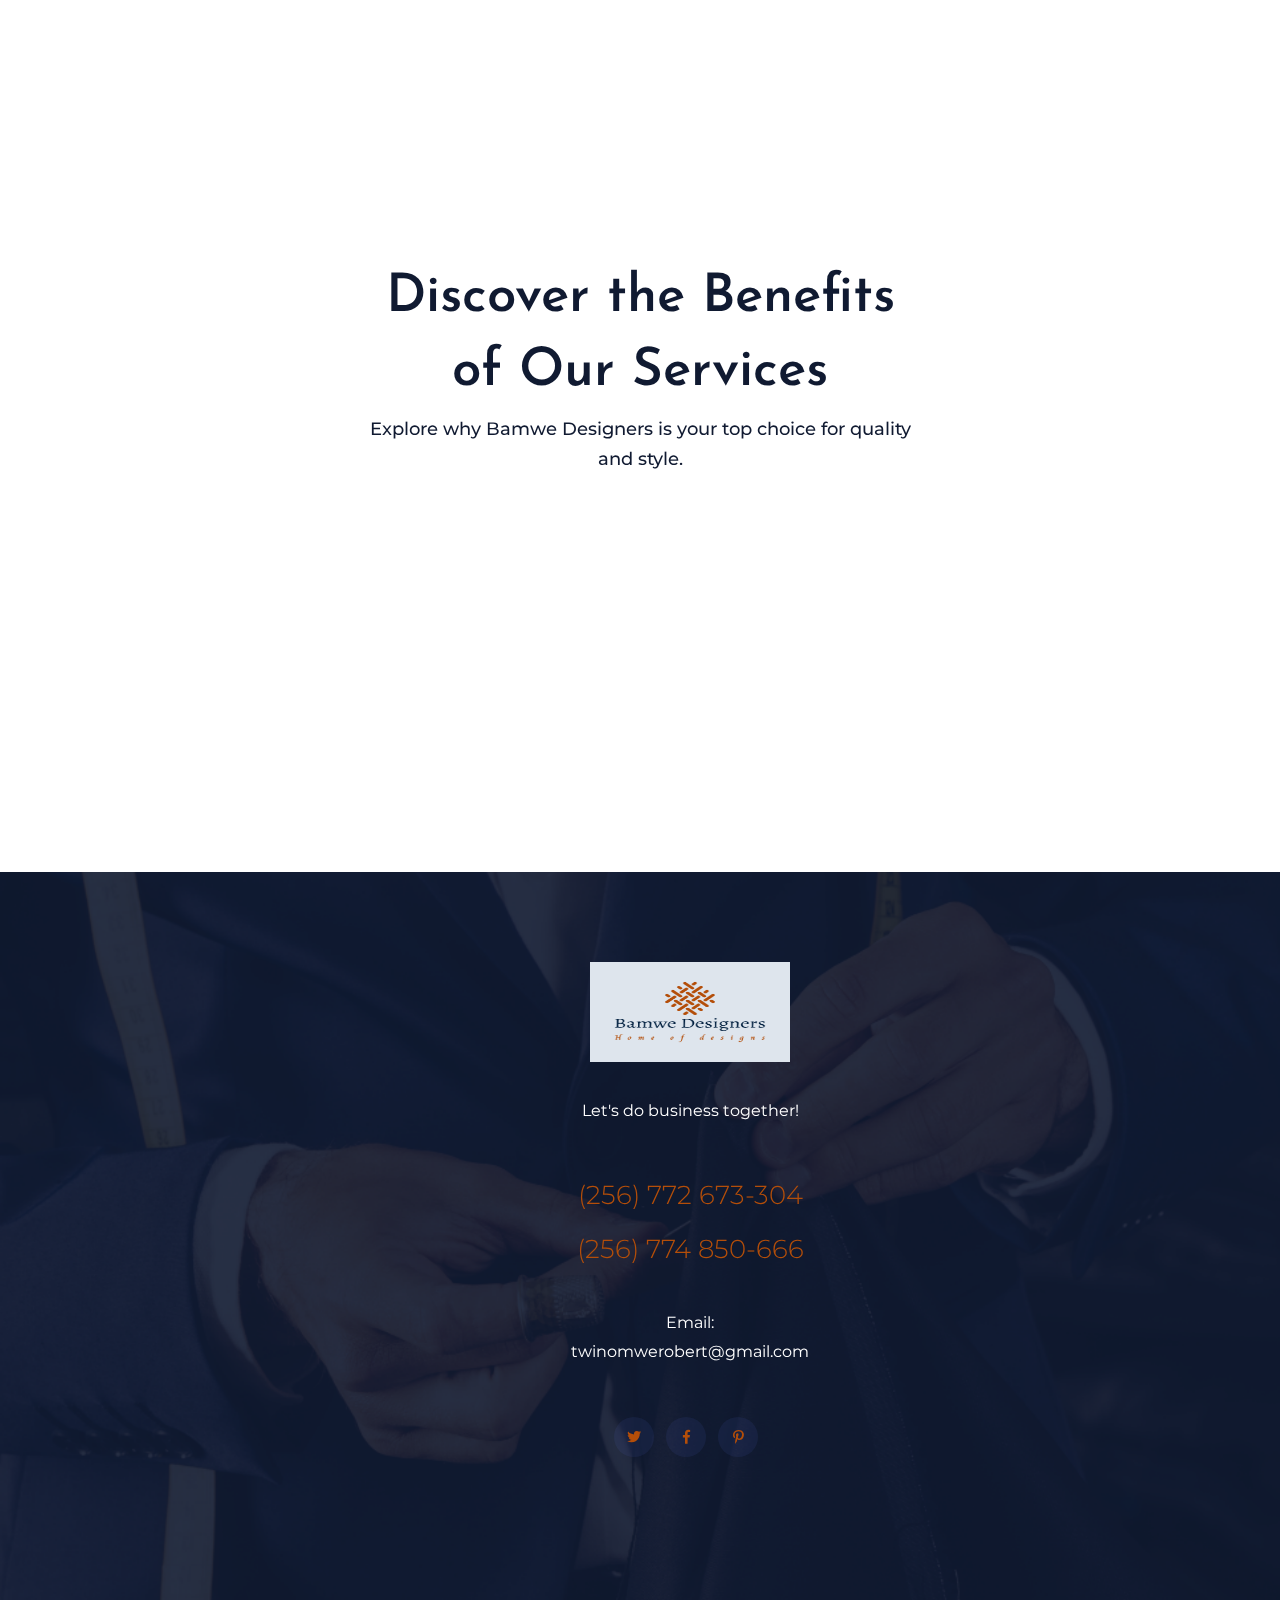
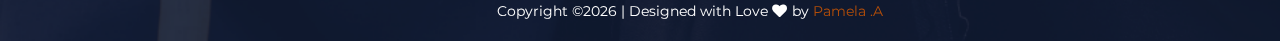
<file: services.html>
<!doctype html>
<html class="no-js" lang="zxx">
<head>
    <meta charset="utf-8">
    <meta http-equiv="x-ua-compatible" content="ie=edge">
    <title>Bamwe Designers</title>
    <meta name="description" content="">
    <meta name="viewport" content="width=device-width, initial-scale=1">
    <link rel="manifest" href="site.webmanifest">
    <link rel="shortcut icon" type="image/x-icon" href="assets/img/favicon.ico">

    <!-- CSS here -->
    <link rel="stylesheet" href="assets/css/bootstrap.min.css">
    <link rel="stylesheet" href="assets/css/owl.carousel.min.css">
    <link rel="stylesheet" href="assets/css/slicknav.css">
    <link rel="stylesheet" href="assets/css/flaticon.css">
    <link rel="stylesheet" href="assets/css/progressbar_barfiller.css">
    <link rel="stylesheet" href="assets/css/gijgo.css">
    <link rel="stylesheet" href="assets/css/animate.min.css">
    <link rel="stylesheet" href="assets/css/animated-headline.css">
    <link rel="stylesheet" href="assets/css/magnific-popup.css">
    <link rel="stylesheet" href="assets/css/fontawesome-all.min.css">
    <link rel="stylesheet" href="assets/css/themify-icons.css">
    <link rel="stylesheet" href="assets/css/slick.css">
    <link rel="stylesheet" href="assets/css/nice-select.css">
    <link rel="stylesheet" href="assets/css/style.css">
</head>
<body>
    <!-- ? Preloader Start -->
    <div id="preloader-active">
        <div class="preloader d-flex align-items-center justify-content-center">
            <div class="preloader-inner position-relative">
                <div class="preloader-circle"></div>
                <div class="preloader-img pere-text">
                    <img src="assets/img/logo.png" alt="">
                </div>
            </div>
        </div>
    </div> 
    <!-- Preloader Start-->
    <header>
        <!-- Header Start -->
        <div class="header-area header_area">
            <div class="main-header">
             <div class="header-bottom header-sticky">
                <!-- Logo -->
                <div class="logo">
                    <a href="index.html"><img src="assets/img/logo.png" alt="" width="200" height="100"></a>
                </div>
                <div class="header-left  d-flex f-right align-items-center">
                    <!-- Main-menu -->
                    <div class="main-menu f-right d-none d-lg-block">
                        <nav> 
                            <ul id="navigation">                                                                                                                                     
                                <li><a href="index.html">Home</a></li>
                                <li><a href="about.html">About</a></li>
                                <li><a href="services.html">Services</a></li>
                                <li><a href="contact.html">Contact</a></li>
                            </ul>
                        </nav>
                    </div>
                    <!-- left Btn -->
                    <div class="header-right-btn f-right d-none d-lg-block  ml-30">
                        <a href="index.html" class="header-btn">Visit Us</a>
                    </div>
                </div>          
                <!-- Mobile Menu -->
                <div class="col-12">
                    <div class="mobile_menu d-block d-lg-none"></div>
                </div>
            </div>
        </div>
    </div>
    <!-- Header End -->
</header>
<main>
    <!--? slider Area Start-->
    <div class="slider-area position-relative">
        <div class="slider-active">
            <!-- Single Slider -->
            <div class="single-slider position-relative hero-overly slider-height2  d-flex align-items-center" data-background="assets/img/hero/h1_hero.png">
                <div class="container">
                 <div class="row">
                     <div class="col-xl-6 col-lg-6">
                        <div class="hero-caption hero-caption2">
                            <img src="assets/img/hero/hero-icon.png" alt="" data-animation="zoomIn" data-delay="1s">
                            <h2 data-animation="fadeInLeft" data-delay=".4s">Our services</h2>
                        </div>
                    </div>
                </div>
            </div>
            <!-- Left img -->
            <div class="hero-img hero-img2">
                <img src="assets/img/hero/h2_hero2.png" alt=""  data-animation="fadeInRight" data-transition-duration="5s">
            </div>
        </div>
    </div>
</div>
<!-- slider Area End-->
<!--? Clients Offers Start -->
<div class="clients-area section-padding40">
    <div class="container">
        <div class="row">
            <div class="col-lg-4 col-md-6 col-sm-6">
                <div class="single-offers mb-50 wow fadeInUp" data-wow-delay=".2s" >
                    <div class="offers-img">
                        <img src="assets/img/gallery/offers1.png" alt="">
                    </div>
                    <div class="offers-cap">
                        <span>1</span>
                        <h3><a href="services.html">Tailor Sewing </a></h3>
                        <p>Experience exceptional tailor sewing services at Bamwe Designers. Our skilled artisans ensure impeccable craftsmanship for clothing that suits your unique style. Explore a world of creativity and quality.</p>
                    </div>
                    
                </div>
            </div>
            <div class="col-lg-4 col-md-6 col-sm-6">
                <div class="single-offers mb-50 wow fadeInUp" data-wow-delay=".4s">
                    <div class="offers-img">
                        <img src="assets/img/gallery/offers2.png" alt="">
                    </div>
                    <div class="offers-cap">
                        <span>2</span>
                        <h3><a href="services.html">Measurements</a></h3>
                        <p>Accurate measurements are the foundation of perfect tailoring. At Bamwe Designers, we take precise measurements to ensure your clothing fits flawlessly, reflecting your unique style and comfort.</p>
                    </div>
                    
                </div>
            </div>
            <div class="col-lg-4 col-md-6 col-sm-6">
                <div class="single-offers mb-50 wow fadeInUp" data-wow-delay=".6s">
                    <div class="offers-img">
                        <img src="assets/img/gallery/m.png" alt="" heigh="294" width="370">
                    </div>
                    <div class="offers-cap">
                        <span>3</span>
                        <h3><a href="services.html">Tailor Machine Sales</a></h3>
                        <p>Explore our range of high-quality tailor machines for sale. Whether you're a professional tailor or a sewing enthusiast, we offer a selection of reliable machines to support your craft.</p>
                    </div>
                    
                </div>
            </div>
        </div>
    </div>
</div>
<div class="clients-area section-padding40">
    <div class="container">
        <div class="row">
            <div class="col-lg-4 col-md-6 col-sm-6">
                <div class="single-offers mb-50 wow fadeInUp" data-wow-delay=".2s" >
                    <div class="offers-img">
                        <img src="assets/img/gallery/offers111.png" alt="">
                    </div>   
                </div>
            </div>
            <div class="col-lg-4 col-md-6 col-sm-6">
                <div class="single-offers mb-50 wow fadeInUp" data-wow-delay=".4s">
                    <div class="offers-img">
                        <img src="assets/img/gallery/offers222.png" alt="">
                    </div>   
                </div>
            </div>
            <div class="col-lg-4 col-md-6 col-sm-6">
                <div class="single-offers mb-50 wow fadeInUp" data-wow-delay=".6s">
                    <div class="offers-img">
                        <img src="assets/img/gallery/offers333.png" alt="" heigh="294" width="370">
                    </div>      
                </div>
            </div>
        </div>
    </div>
</div>
<div class="clients-area section-padding40">
    <div class="container">
        <div class="row">
            <div class="col-lg-4 col-md-6 col-sm-6">
                <div class="single-offers mb-50 wow fadeInUp" data-wow-delay=".2s" >
                    <div class="offers-img">
                        <img src="assets/img/gallery/offers11.png" alt="">
                    </div>   
                </div>
            </div>
            <div class="col-lg-4 col-md-6 col-sm-6">
                <div class="single-offers mb-50 wow fadeInUp" data-wow-delay=".4s">
                    <div class="offers-img">
                        <img src="assets/img/gallery/offers22.png" alt="">
                    </div>   
                </div>
            </div>
            <div class="col-lg-4 col-md-6 col-sm-6">
                <div class="single-offers mb-50 wow fadeInUp" data-wow-delay=".6s">
                    <div class="offers-img">
                        <img src="assets/img/gallery/offers33.png" alt="">
                    </div>      
                </div>
            </div>
        </div>
    </div>
</div>
<div class="clients-area section-padding40">
    <div class="container">
        <div class="row">
            <div class="col-lg-4 col-md-6 col-sm-6">
                <div class="single-offers mb-50 wow fadeInUp" data-wow-delay=".2s" >
                    <div class="offers-img">
                        <img src="assets/img/gallery/offers4.png" alt="">
                    </div>   
                </div>
            </div>
            <div class="col-lg-4 col-md-6 col-sm-6">
                <div class="single-offers mb-50 wow fadeInUp" data-wow-delay=".4s">
                    <div class="offers-img">
                        <img src="assets/img/gallery/offers5.png" alt="">
                    </div>   
                </div>
            </div>
            <div class="col-lg-4 col-md-6 col-sm-6">
                <div class="single-offers mb-50 wow fadeInUp" data-wow-delay=".6s">
                    <div class="offers-img">
                        <img src="assets/img/gallery/offers6.png" alt="" heigh="294" width="370">
                    </div>      
                </div>
            </div>
        </div>
    </div>
</div>
<!--? Services Area Start -->
<section class="categories-area section-padding40">
    <div class="container">
        <!-- Section Title -->
        <div class="row justify-content-center">
            <div class="col-xl-6 col-lg-6 col-md-7 col-sm-9">
                <div class="section-tittle text-center mb-60">
                    <h2>Discover the Benefits of Our Services</h2>
                    <p>Explore why Bamwe Designers is your top choice for quality and style.</p>
                </div>
            </div>
        </div>
        <div class="row">
            <div class="col-lg-3 col-md-6 col-sm-6">
                <div class="single-cat mb-50 wow fadeInUp" data-wow-duration="1s" data-wow-delay=".2s">
                    <div class="cat-icon">
                        <img src="assets/img/icon/services1.svg" alt="">
                    </div>
                    <div class="cat-cap">
                        <h5>Bespoke Tailoring</h5>
                        <p>Experience impeccable craftsmanship with our custom-tailored clothing, tailored to your unique style and preferences.</p>
                    </div>
                </div>
            </div>
            <div class="col-lg-3 col-md-6 col-sm-6">
                <div class="single-cat mb-50 wow fadeInUp" data-wow-duration="1s" data-wow-delay=".2s">
                    <div class="cat-icon">
                        <img src="assets/img/icon/services2.svg" alt="">
                    </div>
                    <div class="cat-cap">
                        <h5>Quality Fabrics</h5>
                        <p>Choose from our premium selection of fabrics, including silk, wool, and more, for clothing that feels as good as it looks.</p>
                    </div>
                </div>
            </div>
            <div class="col-lg-3 col-md-6 col-sm-6">
                <div class="single-cat mb-50 wow fadeInUp" data-wow-duration="1s" data-wow-delay=".4s">
                    <div class="cat-icon">
                        <img src="assets/img/icon/services3.svg" alt="">
                    </div>
                    <div class="cat-cap">
                        <h5>Tailor Machine Sales</h5>
                        <p>Explore our range of high-quality tailor machines for sale, designed to support your sewing and tailoring needs.</p>
                    </div>
                </div>
            </div>
            <div class="col-lg-3 col-md-6 col-sm-6">
                <div class="single-cat mb-50 wow fadeInUp" data-wow-duration="1s" data-wow-delay=".4s">
                    <div class="cat-icon">
                        <img src="assets/img/icon/services4.svg" alt="">
                    </div>
                    <div class="cat-cap">
                        <h5>Expert Alterations</h5>
                        <p>Our skilled team provides professional alteration services to ensure your clothing always fits perfectly.</p>
                    </div>
                </div>
            </div>
        </div>
    </div>
</section>

<!--? Services Area End -->

</main>
<footer>
    <div class="footer-wrapper section-bg2 pl-100"  data-background="assets/img/gallery/footer-bg.png">
        <!-- Footer Start-->
        <div class="footer-area footer-padding">
            <div class="container">
                <div class="row justify-content-center"> <!-- Center the row content -->
                    <div class="col-xl-3 col-lg-4 col-md-4 col-sm-6">
                        <div class="single-footer-caption mb-50 text-center"> <!-- Center the content within this column -->
                            <!-- logo -->
                            <div class="footer-logo mb-35">
                                <a href="index.html"><img src="assets/img/logo_white.png" alt="" width="200" height="100"></a>
                            </div>
                            <div class="footer-tittle">
                                <div class="footer-pera">
                                    <p>Let's do business together!</p>
                                </div>
                                <ul class="mb-40">
                                    <li class="number"><a href="#">(256) 772 673-304</a></li>
                                    <li class="number"><a href="#">(256) 774 850-666</a></li>
                                </ul>
                                <div class="footer-pera">
                                    <p>Email: <a href="mailto:twinomwerobert@gmail.com">twinomwerobert@gmail.com</a></p>
                                </div>
                            </div>
                            <!-- social -->
                            <div class="footer-social">
                                <a href="#"><i class="fab fa-twitter"></i></a>
                                <a href="#"><i class="fab fa-facebook-f"></i></a>
                                <a href="#"><i class="fab fa-pinterest-p"></i></a>
                            </div>
                        </div>
                    </div>
                </div>
            </div>
        </div>
        
        <!-- footer-bottom area -->
        <div class="footer-bottom-area">
            <div class="container">
                <div class="footer-border">
                    <div class="row align-items-center">
                        <div class="col-xl-12 ">
                            <div class="footer-copy-right text-center">
                                <p>
                                  Copyright &copy;<script>document.write(new Date().getFullYear());</script> | Designed with Love <i class="fa fa-heart" aria-hidden="true"></i> by <a href="" target="_blank">Pamela .A</a>
                                </p>

                              </div>
                          </div>
                      </div>
                  </div>
              </div>
          </div>
    </div>
</footer>
<!-- Scroll Up -->
<div id="back-top" >
    <a title="Go to Top" href="#"> <i class="fas fa-level-up-alt"></i></a>
</div>

<!-- JS here -->
<script src="./assets/js/vendor/modernizr-3.5.0.min.js"></script>
<!-- Jquery, Popper, Bootstrap -->
<script src="./assets/js/vendor/jquery-1.12.4.min.js"></script>
<script src="./assets/js/popper.min.js"></script>
<script src="./assets/js/bootstrap.min.js"></script>
<!-- Jquery Mobile Menu -->
<script src="./assets/js/jquery.slicknav.min.js"></script>

<!-- Jquery Slick , Owl-Carousel Plugins -->
<script src="./assets/js/owl.carousel.min.js"></script>
<script src="./assets/js/slick.min.js"></script>
<!-- One Page, Animated-HeadLin -->
<script src="./assets/js/wow.min.js"></script>
<script src="./assets/js/animated.headline.js"></script>
<script src="./assets/js/jquery.magnific-popup.js"></script>

<!-- Date Picker -->
<script src="./assets/js/gijgo.min.js"></script>
<!-- Nice-select, sticky -->
<script src="./assets/js/jquery.nice-select.min.js"></script>
<script src="./assets/js/jquery.sticky.js"></script>
<!-- Progress -->
<script src="./assets/js/jquery.barfiller.js"></script>

<!-- counter , waypoint,Hover Direction -->
<script src="./assets/js/jquery.counterup.min.js"></script>
<script src="./assets/js/waypoints.min.js"></script>
<script src="./assets/js/jquery.countdown.min.js"></script>
<script src="./assets/js/hover-direction-snake.min.js"></script>

<!-- contact js -->
<script src="./assets/js/contact.js"></script>
<script src="./assets/js/jquery.form.js"></script>
<script src="./assets/js/jquery.validate.min.js"></script>
<script src="./assets/js/mail-script.js"></script>
<script src="./assets/js/jquery.ajaxchimp.min.js"></script>

<!-- Jquery Plugins, main Jquery -->	
<script src="./assets/js/plugins.js"></script>
<script src="./assets/js/main.js"></script>

</body>
</html>
</file>
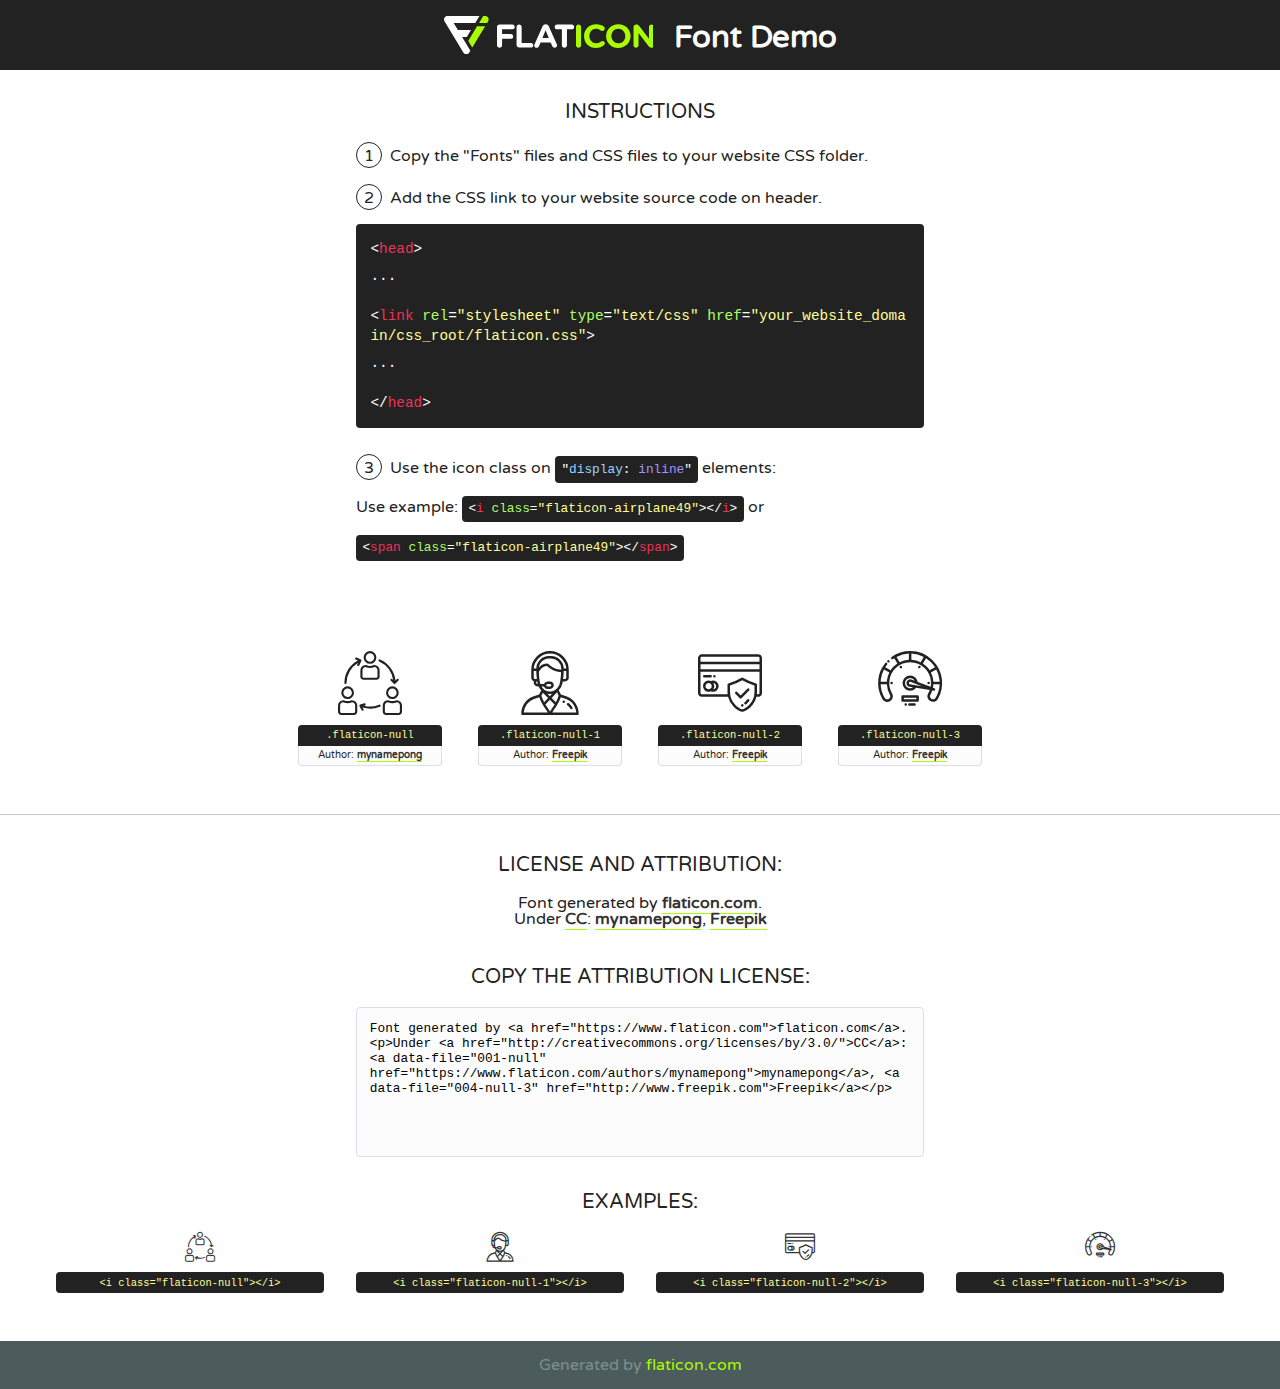
<file: assets/fonts/flaticon.html>
<!DOCTYPE html>
<!--
  Flaticon icon font: Flaticon
  Creation date: 03/06/2020 12:20
-->
<html>
<!DOCTYPE html>
<html>

<head>
    <title>Flaticon WebFont</title>
    <link href="http://fonts.googleapis.com/css?family=Varela+Round" rel="stylesheet" type="text/css" />
    <link rel="stylesheet" type="text/css" href="flaticon.css">
    <meta charset="UTF-8">
    <style>
    html, body, div, span, applet, object, iframe,
    h1, h2, h3, h4, h5, h6, p, blockquote, pre,
    a, abbr, acronym, address, big, cite, code,
    del, dfn, em, img, ins, kbd, q, s, samp,
    small, strike, strong, sub, sup, tt, var,
    b, u, i, center,
    dl, dt, dd, ol, ul, li,
    fieldset, form, label, legend,
    table, caption, tbody, tfoot, thead, tr, th, td,
    article, aside, canvas, details, embed, 
    figure, figcaption, footer, header, hgroup, 
    menu, nav, output, ruby, section, summary,
    time, mark, audio, video {
        margin: 0;
        padding: 0;
        border: 0;
        font-size: 100%;
        font: inherit;
        vertical-align: baseline;
    }
    /* HTML5 display-role reset for older browsers */
    article, aside, details, figcaption, figure, 
    footer, header, hgroup, menu, nav, section {
        display: block;
    }
    body {
        line-height: 1;
    }
    ol, ul {
        list-style: none;
    }
    blockquote, q {
        quotes: none;
    }
    blockquote:before, blockquote:after,
    q:before, q:after {
        content: '';
        content: none;
    }
    table {
        border-collapse: collapse;
        border-spacing: 0;
    }
    body {
        font-family: 'Varela Round', Helvetica, Arial, sans-serif;
        font-size: 16px;
        color: #222;
    }
    a {
        color: #333;
        border-bottom: 1px solid #a9fd00;
        font-weight: bold;
        text-decoration: none;
    }
    * {
        -moz-box-sizing: border-box;
        -webkit-box-sizing: border-box;
        box-sizing: border-box;
        margin: 0;
        padding: 0;
    }
    [class^="flaticon-"]:before, [class*=" flaticon-"]:before, [class^="flaticon-"]:after, [class*=" flaticon-"]:after {
        font-family: Flaticon;
        font-size: 30px;
        font-style: normal;
        margin-left: 20px;
        color: #333;
    }
    .wrapper {
        max-width: 600px;
        margin: auto;
        padding: 0 1em;
    }
    .title {
        font-size: 1.25em;
        text-align: center;
        margin-bottom: 1em;
        text-transform: uppercase;
    }
    header {
        text-align: center;
        background-color: #222;
        color: #fff;
        padding: 1em;
    }
    header .logo {
        width: 210px;
        height: 38px;
        display: inline-block;
        vertical-align: middle;
        margin-right: 1em;
        border: none;
    }
    header strong {
        font-size: 1.95em;
        font-weight: bold;
        vertical-align: middle;
        margin-top: 5px;
        display: inline-block;
    }
    .demo {
        margin: 2em auto;
        line-height: 1.25em;
    }
    .demo ul li {
        margin-bottom: 1em;
    }
    .demo ul li .num {
        color: #222;
        border-radius: 20px;
        display: inline-block;
        width: 26px;
        padding: 3px;
        height: 26px;
        text-align: center;
        margin-right: 0.5em;
        border: 1px solid #222;
    }
    .demo ul li code {
        background-color: #222;
        border-radius: 4px;
        padding: 0.25em 0.5em;
        display: inline-block;
        color: #fff;
        font-family: Consolas,Monaco,Lucida Console,Liberation Mono,DejaVu Sans Mono,Bitstream Vera Sans Mono,Courier New, monospace;
        font-weight: lighter;
        margin-top: 1em;
        font-size: 0.8em;
        word-break: break-all;
    }
    .demo ul li code.big {
        padding: 1em;
        font-size: 0.9em;
    }
    .demo ul li code .red {
        color: #EF3159;
    }
    .demo ul li code .green {
        color: #ACFF65;
    }
    .demo ul li code .yellow {
        color: #FFFF99;
    }
    .demo ul li code .blue {
        color: #99D3FF;
    }
    .demo ul li code .purple {
        color: #A295FF;
    }
    .demo ul li code .dots {
        margin-top: 0.5em;
        display: block;
    }
    #glyphs {
        border-bottom: 1px solid #ccc;
        padding: 2em 0;
        text-align: center;
    }
    .glyph {
        display: inline-block;
        width: 9em;
        margin: 1em;
        text-align: center;
        vertical-align: top;
        background: #FFF;
    }
    .glyph .glyph-icon {
        padding: 10px;
        display: block;
        font-family:"Flaticon";
        font-size: 64px;
        line-height: 1;
    }
    .glyph .glyph-icon:before {
        font-size: 64px;
        color: #222;
        margin-left: 0;
    }
    .class-name {
        font-size: 0.65em;
        background-color: #222;
        color: #fff;
        border-radius: 4px 4px 0 0;
        padding: 0.5em;
        color: #FFFF99;
        font-family: Consolas,Monaco,Lucida Console,Liberation Mono,DejaVu Sans Mono,Bitstream Vera Sans Mono,Courier New, monospace;
    }
    .author-name {
        font-size: 0.6em;
        background-color: #fcfcfd;
        border: 1px solid #DEDEE4;
        border-top: 0;
        border-radius: 0 0 4px 4px;
        padding: 0.5em;
    }
    .class-name:last-child {
        font-size: 10px;
        color:#888;
    }
    .class-name:last-child a {
        font-size: 10px;
        color:#555;
    }
    .class-name:last-child a:hover {
        color:#a9fd00;
    }
    .glyph > input {
        display: block;
        width: 100px;
        margin: 5px auto;
        text-align: center;
        font-size: 12px;
        cursor: text;
    }
    .glyph > input.icon-input {
        font-family:"Flaticon";
        font-size: 16px;
        margin-bottom: 10px;
    }
    .attribution .title {
        margin-top: 2em;
    }
    .attribution textarea {
        background-color: #fcfcfd;
        padding: 1em;
        border: none;
        box-shadow: none;
        border: 1px solid #DEDEE4;
        border-radius: 4px;
        resize: none;
        width: 100%;
        height: 150px;
        font-size: 0.8em;
        font-family: Consolas,Monaco,Lucida Console,Liberation Mono,DejaVu Sans Mono,Bitstream Vera Sans Mono,Courier New, monospace;
        -webkit-appearance: none;
    }
    .iconsuse {
        margin: 2em auto;
        text-align: center;
        max-width: 1200px;
    }
    .iconsuse:after {
        content: '';
        display: table;
        clear: both;
    }
    .iconsuse .image {
        float: left;
        width: 25%;
        padding: 0 1em;
    }
    .iconsuse .image p {
        margin-bottom: 1em;
    }
    .iconsuse .image span {
        display: block;
        font-size: 0.65em;
        background-color: #222;
        color: #fff;
        border-radius: 4px;
        padding: 0.5em;
        color: #FFFF99;
        margin-top: 1em;
        font-family: Consolas,Monaco,Lucida Console,Liberation Mono,DejaVu Sans Mono,Bitstream Vera Sans Mono,Courier New, monospace;
    }
    #footer {
        text-align: center;
        background-color: #4C5B5C;
        color: #7c9192;
        padding: 1em;
    }
    #footer a {
        border: none;
        color: #a9fd00;
        font-weight: normal;
    }
    @media (max-width: 960px) {
        .iconsuse .image {
            width: 50%;
        }
    }
    @media (max-width: 560px) {
        .iconsuse .image {
            width: 100%;
        }
    }
    </style>
</head>

<body class="characters-off">

    <header>
        <a href="https://www.flaticon.com" target="_blank" class="logo">
            <svg version="1.1" xmlns="http://www.w3.org/2000/svg" xmlns:xlink="http://www.w3.org/1999/xlink" xmlns:a="http://ns.adobe.com/AdobeSVGViewerExtensions/3.0/" viewBox="0 0 560.875 102.036" enable-background="new 0 0 560.875 102.036" xml:space="preserve">
                <defs>
                </defs>
                <g>
                    <g class="letters">
                        <path fill="#ffffff" d="M141.596,29.675c0-3.777,2.985-6.767,6.764-6.767h34.438c3.426,0,6.15,2.728,6.15,6.15
                        c0,3.43-2.724,6.149-6.15,6.149h-27.674v13.091h23.719c3.429,0,6.151,2.724,6.151,6.15c0,3.43-2.723,6.149-6.151,6.149h-23.719
                        v17.574c0,3.773-2.986,6.761-6.764,6.761c-3.779,0-6.764-2.989-6.764-6.761V29.675z"></path>
                        <path fill="#ffffff" d="M193.844,29.149c0-3.781,2.985-6.767,6.764-6.767c3.776,0,6.763,2.985,6.763,6.767v42.957h25.039
                        c3.426,0,6.149,2.726,6.149,6.153c0,3.425-2.723,6.15-6.149,6.15h-31.802c-3.779,0-6.764-2.986-6.764-6.768V29.149z"></path>
                        <path fill="#ffffff" d="M241.891,75.71l21.438-48.407c1.492-3.341,4.215-5.357,7.906-5.357h0.792
                        c3.686,0,6.323,2.017,7.815,5.357l21.439,48.407c0.436,0.967,0.701,1.845,0.701,2.723c0,3.602-2.809,6.501-6.414,6.501
                        c-3.161,0-5.269-1.845-6.499-4.655l-4.132-9.661h-27.059l-4.301,10.102c-1.144,2.631-3.426,4.214-6.237,4.214
                        c-3.517,0-6.24-2.81-6.24-6.325C241.1,77.64,241.451,76.677,241.891,75.71z M279.932,58.666l-8.521-20.297l-8.526,20.297H279.932
                        z"></path>
                        <path fill="#ffffff" d="M314.864,35.387H301.86c-3.429,0-6.239-2.813-6.239-6.238c0-3.429,2.811-6.24,6.239-6.24h39.533
                        c3.426,0,6.237,2.811,6.237,6.24c0,3.425-2.811,6.238-6.237,6.238h-13.001v42.785c0,3.773-2.99,6.761-6.764,6.761
                        c-3.779,0-6.764-2.989-6.764-6.761V35.387z"></path>
                        <path fill="#A9FD00" d="M352.615,29.149c0-3.781,2.985-6.767,6.767-6.767c3.774,0,6.761,2.985,6.761,6.767v49.024
                        c0,3.773-2.987,6.761-6.761,6.761c-3.781,0-6.767-2.989-6.767-6.761V29.149z"></path>
                        <path fill="#A9FD00" d="M374.132,53.836v-0.179c0-17.481,13.178-31.801,32.065-31.801c9.22,0,15.459,2.458,20.557,6.238
                        c1.402,1.054,2.637,2.985,2.637,5.357c0,3.692-2.985,6.59-6.681,6.59c-1.845,0-3.071-0.702-4.044-1.319
                        c-3.776-2.813-7.729-4.393-12.562-4.393c-10.364,0-17.831,8.611-17.831,19.154v0.173c0,10.542,7.291,19.329,17.831,19.329
                        c5.715,0,9.492-1.756,13.359-4.834c1.049-0.874,2.458-1.491,4.039-1.491c3.429,0,6.325,2.813,6.325,6.236
                        c0,2.106-1.056,3.78-2.282,4.834c-5.539,4.834-12.036,7.733-21.878,7.733C387.572,85.464,374.132,71.493,374.132,53.836z"></path>
                        <path fill="#A9FD00" d="M433.009,53.836v-0.179c0-17.481,13.79-31.801,32.766-31.801c18.981,0,32.592,14.143,32.592,31.628v0.173
                        c0,17.483-13.785,31.807-32.769,31.807C446.625,85.464,433.009,71.32,433.009,53.836z M484.224,53.836v-0.179
                        c0-10.539-7.725-19.326-18.626-19.326c-10.893,0-18.449,8.611-18.449,19.154v0.173c0,10.542,7.73,19.329,18.626,19.329
                        C476.676,72.986,484.224,64.378,484.224,53.836z"></path>
                        <path fill="#A9FD00" d="M506.233,29.321c0-3.774,2.99-6.763,6.767-6.763h1.401c3.252,0,5.183,1.583,7.029,3.953l26.093,34.265
                        V29.059c0-3.692,2.99-6.677,6.681-6.677c3.683,0,6.671,2.985,6.671,6.677v48.934c0,3.78-2.987,6.765-6.764,6.765h-0.436
                        c-3.257,0-5.188-1.581-7.034-3.953l-27.056-35.492v32.944c0,3.687-2.985,6.676-6.678,6.676c-3.683,0-6.673-2.989-6.673-6.676
                        V29.321z"></path>
                    </g>
                    <g class="insignia">
                        <path fill="#ffffff" d="M48.372,56.137h12.517l11.156-18.537H37.186L25.688,18.539h57.825L94.668,0H9.271
                        C5.925,0,2.842,1.801,1.198,4.716c-1.644,2.907-1.593,6.482,0.134,9.343l50.38,83.501c1.678,2.781,4.689,4.476,7.938,4.476
                        c3.246,0,6.257-1.695,7.935-4.476l2.898-4.804L48.372,56.137z"></path>
                        <g class="i">
                            <path fill="#A9FD00" d="M93.575,18.539h0.031v0.004l21.652,0.004l2.705-4.488c1.727-2.861,1.778-6.436,0.133-9.343
                            C116.454,1.801,113.371,0,110.026,0h-5.294L93.575,18.539z"></path>
                            <polygon fill="#A9FD00" points="88.291,27.356 64.725,66.486 75.519,84.404 109.942,27.356"></polygon>
                        </g>
                    </g>
                </g>
            </svg>
        </a>
        <strong>Font Demo</strong>
    </header>


    <section class="demo wrapper">

        <p class="title">Instructions</p>

        <ul>
            <li>
                <span class="num">1</span>Copy the "Fonts" files and CSS files to your website CSS folder.
            </li>
            <li>
                <span class="num">2</span>Add the CSS link to your website source code on header.
                <code class="big">
                    &lt;<span class="red">head</span>&gt;
                    <br/><span class="dots">...</span>
                    <br/>&lt;<span class="red">link</span> <span class="green">rel</span>=<span class="yellow">"stylesheet"</span> <span class="green">type</span>=<span class="yellow">"text/css"</span> <span class="green">href</span>=<span class="yellow">"your_website_domain/css_root/flaticon.css"</span>&gt;
                    <br/><span class="dots">...</span>
                    <br/>&lt;/<span class="red">head</span>&gt;
                </code>
            </li>

            <li>
                <p>
                    <span class="num">3</span>Use the icon class on <code>"<span class="blue">display</span>:<span class="purple"> inline</span>"</code> elements:
                    <br />
                    Use example: <code>&lt;<span class="red">i</span> <span class="green">class</span>=<span class="yellow">&quot;flaticon-airplane49&quot;</span>&gt;&lt;/<span class="red">i</span>&gt;</code> or <code>&lt;<span class="red">span</span> <span class="green">class</span>=<span class="yellow">&quot;flaticon-airplane49&quot;</span>&gt;&lt;/<span class="red">span</span>&gt;</code>
            </li>
        </ul>

    </section>




   <section id="glyphs">          
    
      
        <div class="glyph"><div class="glyph-icon flaticon-null"></div>
            <div class="class-name">.flaticon-null</div>
            <div class="author-name">Author: <a data-file="001-null" href="https://www.flaticon.com/authors/mynamepong">mynamepong</a> </div> 
        </div>        
        
        <div class="glyph"><div class="glyph-icon flaticon-null-1"></div>
            <div class="class-name">.flaticon-null-1</div>
            <div class="author-name">Author: <a data-file="002-null-1" href="http://www.freepik.com">Freepik</a> </div> 
        </div>        
        
        <div class="glyph"><div class="glyph-icon flaticon-null-2"></div>
            <div class="class-name">.flaticon-null-2</div>
            <div class="author-name">Author: <a data-file="003-null-2" href="http://www.freepik.com">Freepik</a> </div> 
        </div>        
        
        <div class="glyph"><div class="glyph-icon flaticon-null-3"></div>
            <div class="class-name">.flaticon-null-3</div>
            <div class="author-name">Author: <a data-file="004-null-3" href="http://www.freepik.com">Freepik</a> </div> 
        </div>        
        

    </section>



    <section class="attribution wrapper"   style="text-align:center;">

      <div class="title">License and attribution:</div><div class="attrDiv">Font generated by <a href="https://www.flaticon.com">flaticon.com</a>. <div><p>Under <a href="http://creativecommons.org/licenses/by/3.0/">CC</a>: <a data-file="001-null" href="https://www.flaticon.com/authors/mynamepong">mynamepong</a>, <a data-file="004-null-3" href="http://www.freepik.com">Freepik</a></p>  </div>
      </div>
      <div class="title">Copy the Attribution License:</div>

    <textarea onclick="this.focus();this.select();">Font generated by &lt;a href=&quot;https://www.flaticon.com&quot;&gt;flaticon.com&lt;/a&gt;. <p>Under <a href="http://creativecommons.org/licenses/by/3.0/">CC</a>: <a data-file="001-null" href="https://www.flaticon.com/authors/mynamepong">mynamepong</a>, <a data-file="004-null-3" href="http://www.freepik.com">Freepik</a></p>  
     </textarea>

    </section>

    <section class="iconsuse">

          <div class="title">Examples:</div>            
             
            <div class="image">
                <p>
                    <i class="glyph-icon flaticon-null"></i> 
                    <span>&lt;i class=&quot;flaticon-null&quot;&gt;&lt;/i&gt;</span>
                </p>
            </div>
            
            <div class="image">
                <p>
                    <i class="glyph-icon flaticon-null-1"></i> 
                    <span>&lt;i class=&quot;flaticon-null-1&quot;&gt;&lt;/i&gt;</span>
                </p>
            </div>
            
            <div class="image">
                <p>
                    <i class="glyph-icon flaticon-null-2"></i> 
                    <span>&lt;i class=&quot;flaticon-null-2&quot;&gt;&lt;/i&gt;</span>
                </p>
            </div>
            
            <div class="image">
                <p>
                    <i class="glyph-icon flaticon-null-3"></i> 
                    <span>&lt;i class=&quot;flaticon-null-3&quot;&gt;&lt;/i&gt;</span>
                </p>
            </div>
                       
        </div>
                            
    </section>

<div id="footer">
    <div>Generated by <a href="https://www.flaticon.com">flaticon.com</a>
    </div>
</div>



</body>
</html>
</file>
<file: assets/css/flaticon.css>
/*
  	Flaticon icon font: Flaticon
  	Creation date: 03/06/2020 12:20
  	*/

@font-face {
  font-family: "Flaticon";
  src: url("../fonts/Flaticon.eot");
  src: url("../fonts/Flaticon.eot?#iefix") format("embedded-opentype"),
       url("../fonts/Flaticon.woff2") format("woff2"),
       url("../fonts/Flaticon.woff") format("woff"),
       url("../fonts/Flaticon.ttf") format("truetype"),
       url("../fonts/Flaticon.svg#Flaticon") format("svg");
  font-weight: normal;
  font-style: normal;
}

@media screen and (-webkit-min-device-pixel-ratio:0) {
  @font-face {
    font-family: "Flaticon";
    src: url("../fonts/Flaticon.svg#Flaticon") format("svg");
  }
}

[class^="flaticon-"]:before, [class*=" flaticon-"]:before,
[class^="flaticon-"]:after, [class*=" flaticon-"]:after {   
  font-family: Flaticon;
font-style: normal;
}

.flaticon-null:before { content: "\f100"; }
.flaticon-null-1:before { content: "\f101"; }
.flaticon-null-2:before { content: "\f102"; }
.flaticon-null-3:before { content: "\f103"; }
</file>
<file: assets/css/progressbar_barfiller.css>
/* Custom Code skills */
.single-skill{
  display: flex;
}

.single-skill span {
	color: #79838b;
	font-size: 13px;
	font-weight: 300;
	letter-spacing: 0;
	margin-bottom: 14px;
	display: block;
}
.single-skill .bar-progress {
	width: 100%;
}
.single-skill .bar-title {
  width: 20%;
  margin-bottom: 19px;
}

.skills-content {
  padding-top: 200px;
  padding-left: 70px;
}

.skills-shape-bg {
  height: 651px;
  width: 868px;
  position: absolute;
  content: "";
  border: 2px solid #4d4d4d;
  left: 40%;
  top: 255px;
}

.skills-shape-bg::before {
  position: absolute;
  content: "";
  height: 465px;
  width: 300px;
  border: 2px solid #4d4d4d;
  left: -35%;
  top: 50%;
  transform: translateY(-50%);
  border-right: 0;
}



/* Default */
.barfiller {
	width: 100%;
	height: 10px;
	background: #f6f9fc;
  position: relative;
  border-radius: 5px;
}

.barfiller .fill {
  display: block;
  position: relative;
  width: 0px;
  height: 100%;
  background: #333;
  z-index: 1;
  border-radius: 5px;
}

.barfiller .tipWrap { display: none; }

.barfiller .tip {
  margin-top: -28px;
  padding: 2px 4px;
  font-size: 16px;
  color: #09cc7f;
  left: 0px;
  position: absolute;
  z-index: 2;
  background: transparent;
  font-weight: 800;
}

.barfiller .tip:after {
  border: solid;
  border-color: rgba(0,0,0,.8) transparent;
  border-width: 6px 6px 0 6px;
  content: "";
  display: block;
  position: absolute;
  left: 9px;
  top: 100%;
  z-index: 9;
  display: none;
  
}
</file>
<file: assets/css/gijgo.css>
.gj-button {
    background-color: #f5f5f5;
    border: 1px solid #ddd;
    color: #000;
    border-radius: 3px;
    padding: 6px 10px;
    cursor: pointer;
}

.gj-unselectable {
    -webkit-touch-callout: none;
    -webkit-user-select: none;
    -khtml-user-select: none;
    -moz-user-select: none;
    -ms-user-select: none;
    user-select: none;
}

.gj-row {
    display: -webkit-box;
    display: -ms-flexbox;
    display: flex;
    -ms-flex-wrap: wrap;
    flex-wrap: wrap;
}

.gj-margin-left-5 {
    margin-left: 5px;
}

.gj-margin-left-10 {
    margin-left: 10px;
}

.gj-width-full {
    width: 100%;
}

.gj-cursor-pointer {
    cursor: pointer;
}

.gj-text-align-center {
    text-align: center;
}

.gj-font-size-16 {
    font-size: 16px;
}

.gj-hidden {
    display: none;
}

/** Material Design */
.gj-button-md {
    background: 0 0;
    border: none;
    border-radius: 2px;
    color: rgba(0, 0, 0, 0.87);
    position: relative;
    height: 36px;
    margin: 0;
    min-width: 64px;
    padding: 0 16px;
    display: inline-block;
    font-family: "Roboto","Helvetica","Arial",sans-serif;
    font-size: 1rem;
    font-weight: 500;
    text-transform: uppercase;
    letter-spacing: 0;
    overflow: hidden;
    will-change: box-shadow;
    transition: box-shadow .2s cubic-bezier(.4,0,1,1),background-color .2s cubic-bezier(.4,0,.2,1),color .2s cubic-bezier(.4,0,.2,1);
    outline: none;
    cursor: pointer;
    text-decoration: none;
    text-align: center;
    line-height: 36px;
    vertical-align: middle;
    overflow: hidden;
    -webkit-user-select: none;
    -moz-user-select: none;
    -ms-user-select: none;
    user-select: none;
}

.gj-button-md:hover {
    background-color: rgba(158,158,158,.2);
}

.gj-button-md:disabled {
    color: rgba(0,0,0,.26);
    background: 0 0;
}

.gj-button-md .material-icons,
.gj-button-md .gj-icon {
    vertical-align: middle;
    /*font-size: 1.3rem;
    margin-right: 4px;*/
}

.gj-button-md.gj-button-md-icon {
    width: 24px;
    height: 31px;
    min-width: 24px;
    padding: 0px;
    display: table;
}

.gj-button-md.gj-button-md-icon .material-icons,
.gj-button-md.gj-button-md-icon .gj-icon {
    display: table-cell;
    margin-right: 0px;
    width: 24px;
    height: 24px;
}

.gj-button-md.active {
    background-color: rgba(158,158,158,.4);
}

.gj-button-md-group {
    position: relative;
    display: inline-block;
    vertical-align: middle;
}
.gj-textbox-md {
	/* border: none; */
	/* border-bottom: 1px solid rgba(0,0,0,.42); */
	display: block;
	font-family: "Helvetica","Arial",sans-serif;
	font-size: 16px;
	line-height: 16px;
	/* padding: 4px 0px; */
	margin: 0;
	/* width: 100%; */
	background: 0 0;
	/* text-align: ; */
	color: rgba(0,0,0,.87);
	padding-left: 44px;
	border: 1px solid #dca73a;
	/* padding: 15px 15px; */
	/* text-align: center; */
	width: 177px;
	height: 55px;
	border-radius: 5px;
}
.gj-textbox-md:focus,
.gj-textbox-md:active {
    /* border-bottom: 2px solid rgba(0,0,0,.42); */
    outline: none;
}

.gj-textbox-md::placeholder {
    color: #8e8e8e;
}

.gj-textbox-md:-ms-input-placeholder {
    color: #8e8e8e;
}

.gj-textbox-md::-ms-input-placeholder {
    color: #8e8e8e;
}

.gj-md-spacer-24 {
    min-width: 24px;
    width: 24px;
    display: inline-block;
}

.gj-md-spacer-32 {
    min-width: 32px;
    width: 32px;
    display: inline-block;
}

.gj-modal {
    position: fixed;
    top: 0;
    right: 0;
    bottom: 0;
    left: 0;
    z-index: 1203;
    display: none;
    overflow: hidden;
    -webkit-overflow-scrolling: touch;
    outline: 0;
    background-color: rgba(0, 0, 0, 0.54118);
    transition: 200ms ease opacity;
    will-change: opacity;
}

/* List */
ul.gj-list li [data-role="wrapper"] {
    display: table;
    width: 100%;
}

ul.gj-list li [data-role="checkbox"] {
    display: table-cell;
    vertical-align:middle;
    text-align:center;
}

ul.gj-list li [data-role="image"] {
    display: table-cell;
    vertical-align:middle;
    text-align:center;
}

ul.gj-list li [data-role="display"] {
    display: table-cell;
    vertical-align:middle;
    cursor: pointer;
}

ul.gj-list li [data-role="display"]:empty:before {
  content: "\200b"; /* unicode zero width space character */
}

/* List - Bootstrap */
ul.gj-list-bootstrap {
    padding-left: 0px;
    margin-bottom: 0px;
}

ul.gj-list-bootstrap li {
    padding: 0px;
}

ul.gj-list-bootstrap li [data-role="wrapper"] {
    padding: 0px 10px;
}

ul.gj-list-bootstrap li [data-role="checkbox"] {
    width: 24px;
    padding: 3px;
}

ul.gj-list-bootstrap li [data-role="image"] {
    width: 24px;
    height: 24px;
}

ul.gj-list-bootstrap li [data-role="display"] {
    padding: 8px 0px 8px 4px;
}

.list-group-item.active ul li, .list-group-item.active:focus ul li, .list-group-item.active:hover ul li {
    text-shadow: none;
    color:initial;
}

/* List - Material Design */
ul.gj-list-md {
    padding: 0px;
    list-style: none;
    list-style-type: none;
    line-height: 24px;
    letter-spacing: 0;
    color: #616161; /* Gray 700 */
}

ul.gj-list-md li {
    display: list-item;
    list-style-type: none;
    padding: 0px;
    min-height: unset;
    box-sizing: border-box;
    align-items: center;
    cursor: default;
    overflow: hidden;

    font-family: "Roboto","Helvetica","Arial",sans-serif;
    font-size: 16px;
    font-weight: 400;
    letter-spacing: .04em;
    line-height: 1;
    
    -webkit-flex-direction: row;
    -ms-flex-direction: row;
    flex-direction: row;
    -webkit-flex-wrap: nowrap;
    -ms-flex-wrap: nowrap;
    flex-wrap: nowrap;
}

ul.gj-list-md li [data-role="checkbox"] {
    height: 24px;
    width: 24px;
}

ul.gj-list-md li [data-role="image"] {
    height: 24px;
    width: 24px;
}

ul.gj-list-md li [data-role="display"] {
    padding: 8px 0px 8px 5px;
    order: 0;
    flex-grow: 2;
    text-decoration: none;
    box-sizing: border-box;
    align-items: center;
    text-align: left;
    color: rgba(0,0,0,.87);
}

ul.gj-list-md li.disabled>[data-role="wrapper"]>[data-role="display"] {
    color: #9E9E9E; /* Gray 500 */
}

.gj-list-md-active {
    background: #e0e0e0;
    color: #3f51b5;
}


/* Picker */
.gj-picker {
    position: absolute;
    z-index: 1203;
    background-color: #fff;
}

.gj-picker .selected {
    color: #fff;
}

/* Material Design */
.gj-picker-md {
    font-family: "Roboto","Helvetica","Arial",sans-serif;
    font-size: 16px;
    font-weight: 400;
    letter-spacing: .04em;
    line-height: 1;
    color: rgba(0,0,0,.87);
    border: 1px solid #E0E0E0;
}

.gj-modal .gj-picker-md {
    border: 0px;
}

.gj-picker-md [role="header"] {
    color: rgba(255, 255, 255, 0.54);
    display: flex;
    background: #2196f3;
    align-items: baseline;
    user-select: none;
    justify-content: center;
}

.gj-picker-md [role="footer"] {
    float: right;
    padding: 10px;
}

.gj-picker-md [role="footer"] button.gj-button-md {
    color: #2196f3;
    font-weight: bold;
    font-size: 13px;
}

/* Bootstrap */
.gj-picker-bootstrap {
    border-radius: 4px;
    border: 1px solid #E0E0E0;
}

.gj-picker-bootstrap .selected {
    color: #888;
}

.gj-picker-bootstrap [role="header"] {
    background: #eee;
    color: #AAA;
}
@font-face {
    font-family: 'gijgo-material';
    src: url('../fonts/gijgo-material.eot?235541');
    src: url('../fonts/gijgo-material.eot?235541#iefix') format('embedded-opentype'), url('../fonts/gijgo-material.ttf?235541') format('truetype'), url('../fonts/gijgo-material.woff?235541') format('woff'), url('../fonts/gijgo-material.svg?235541#gijgo-material') format('svg');
    font-weight: normal;
    font-style: normal;
}

.gj-icon {
    /* use !important to prevent issues with browser extensions that change fonts */
    font-family: 'gijgo-material' !important;
    font-size: 24px;
    speak: none;
    font-style: normal;
    font-weight: normal;
    font-variant: normal;
    text-transform: none;
    line-height: 1;
    /* Enable Ligatures ================ */
    letter-spacing: 0;
    -webkit-font-feature-settings: "liga";
    -moz-font-feature-settings: "liga=1";
    -moz-font-feature-settings: "liga";
    -ms-font-feature-settings: "liga" 1;
    font-feature-settings: "liga";
    -webkit-font-variant-ligatures: discretionary-ligatures;
    font-variant-ligatures: discretionary-ligatures;
    /* Better Font Rendering =========== */
    -webkit-font-smoothing: antialiased;
    -moz-osx-font-smoothing: grayscale;
}

.gj-icon.undo:before {
    content: "\e900";
}

.gj-icon.vertical-align-top:before {
    content: "\e901";
}

.gj-icon.vertical-align-center:before {
    content: "\e902";
}

.gj-icon.vertical-align-bottom:before {
    content: "\e903";
}

.gj-icon.arrow-dropup:before {
    content: "\e904";
}

.gj-icon.clock:before {
    content: "\e905";
}

.gj-icon.refresh:before {
    content: "\e906";
}

.gj-icon.last-page:before {
    content: "\e907";
}

.gj-icon.first-page:before {
    content: "\e908";
}

.gj-icon.cancel:before {
    content: "\e909";
}

.gj-icon.clear:before {
    content: "\e90a";
}

.gj-icon.check-circle:before {
    content: "\e90b";
}

.gj-icon.delete:before {
    content: "\e90c";
}

.gj-icon.arrow-upward:before {
    content: "\e90d";
}

.gj-icon.arrow-forward:before {
    content: "\e90e";
}

.gj-icon.arrow-downward:before {
    content: "\e90f";
}

.gj-icon.arrow-back:before {
    content: "\e910";
}

.gj-icon.list-numbered:before {
    content: "\e911";
}

.gj-icon.list-bulleted:before {
    content: "\e912";
}

.gj-icon.indent-increase:before {
    content: "\e913";
}

.gj-icon.indent-decrease:before {
    content: "\e914";
}

.gj-icon.redo:before {
    content: "\e915";
}

.gj-icon.align-right:before {
    content: "\e916";
}

.gj-icon.align-left:before {
    content: "\e917";
}

.gj-icon.align-justify:before {
    content: "\e918";
}

.gj-icon.align-center:before {
    content: "\e919";
}

.gj-icon.strikethrough:before {
    content: "\e91a";
}

.gj-icon.italic:before {
    content: "\e91b";
}

.gj-icon.underlined:before {
    content: "\e91c";
}

.gj-icon.bold:before {
    content: "\e91d";
}

.gj-icon.arrow-dropdown:before {
    content: "\e91e";
}

.gj-icon.done:before {
    content: "\e91f";
}

.gj-icon.pencil:before {
    content: "\e920";
}

.gj-icon.minus:before {
    content: "\e921";
}

.gj-icon.plus:before {
    content: "\e922";
}

.gj-icon.chevron-up:before {
    content: "\e923";
}

.gj-icon.chevron-right:before {
    content: "\e924";
}

.gj-icon.chevron-down:before {
    content: "\e925";
}

.gj-icon.chevron-left:before {
    content: "\e926";
}

.gj-icon.event:before {
    content: "\e927";
}
.gj-draggable {
    cursor: move;
}
.gj-resizable-handle {
    position: absolute;
    font-size: 0.1px;
    display: block;
    -ms-touch-action: none;
    touch-action: none;
    z-index: 1203;
}

.gj-resizable-n {
    cursor: n-resize;
    height: 7px;
    width: 100%;
    top: -5px;
    left: 0;
}
.gj-resizable-e {
    cursor: e-resize;
    width: 7px;
    right: -5px;
    top: 0;
    height: 100%;
}
.gj-resizable-s {
    cursor: s-resize;
    height: 7px;
    width: 100%;
    bottom: -5px;
    left: 0;
}
.gj-resizable-w {
	cursor: w-resize;
	width: 7px;
	left: -5px;
	top: 0;
	height: 100%;
}
.gj-resizable-se {
	cursor: se-resize;
	width: 12px;
	height: 12px;
	right: 1px;
	bottom: 1px;
}
.gj-resizable-sw {
	cursor: sw-resize;
	width: 9px;
	height: 9px;
	left: -5px;
	bottom: -5px;
}
.gj-resizable-nw {
	cursor: nw-resize;
	width: 9px;
	height: 9px;
	left: -5px;
	top: -5px;
}
.gj-resizable-ne {
	cursor: ne-resize;
	width: 9px;
	height: 9px;
	right: -5px;
	top: -5px;
}

.gj-dialog-footer {
    position: absolute;
    bottom: 0px;
    width: 100%;
    margin-top: 0px;
}

.gj-dialog-scrollable [data-role="body"] {
    overflow-x: hidden;
    overflow-y: scroll;
}

/** Bootstrap 3 **/
.gj-dialog-bootstrap {
    overflow: hidden;
    z-index: 1202;
}

.gj-dialog-bootstrap [data-role="title"] {
    display: inline;
}
.gj-dialog-bootstrap [data-role="close"] {
    line-height: 1.42857143;
}

/** Bootstrap 4 **/
.gj-dialog-bootstrap4 {
    overflow: hidden;
    z-index: 1202;
}

.gj-dialog-bootstrap4 [data-role="title"] {
    display: inline;
}
.gj-dialog-bootstrap4 [data-role="close"] {
    line-height: 1.5;
}

/** Material Design **/
.gj-dialog-md {
    background-color: #FFF;
    overflow: hidden;
    border: none;
    box-shadow: 0 11px 15px -7px rgba(0,0,0,.2), 0 24px 38px 3px rgba(0,0,0,.14), 0 9px 46px 8px rgba(0,0,0,.12);
    box-sizing: border-box;
    position: relative;
    display: -webkit-box;
    display: -webkit-flex;
    display: -ms-flexbox;
    display: flex;
    -webkit-box-orient: vertical;
    -webkit-box-direction: normal;
    -webkit-flex-direction: column;
    -ms-flex-direction: column;
    flex-direction: column;
    -webkit-background-clip: padding-box;
    background-clip: padding-box;
    outline: 0;
    z-index: 1202;
}

.gj-dialog-md-header {
    padding: 24px 24px 0px 24px;
    font-family: "Roboto","Helvetica","Arial",sans-serif;
}

.gj-dialog-md-title {
    margin: 0;
    font-weight: 400;
    display: inline;
    line-height: 28px;
    font-size: 20px;
}

.gj-dialog-md-close {
    -webkit-appearance: none;
    padding: 0;
    cursor: pointer;
    background: 0 0;
    border: 0;
    float: right;
    line-height: 28px;
    font-size: 28px;
}

.gj-dialog-md-body {
    padding: 20px 24px 24px 24px;
    color: rgba(0,0,0,.54);
    font-family: "Helvetica","Arial",sans-serif;
    font-size: 14px;
    font-weight: 400;
    line-height: 20px;
}

.gj-dialog-md-footer {
    padding: 8px 8px 8px 24px;
    display: -webkit-flex;
    display: -ms-flexbox;
    display: flex;
    -webkit-flex-direction: row-reverse;
    -ms-flex-direction: row-reverse;
    flex-direction: row-reverse;
    -webkit-flex-wrap: wrap;
    -ms-flex-wrap: wrap;
    flex-wrap: wrap;

    box-sizing: border-box;
}

.gj-dialog-md-footer>*:first-child {
    margin-right: 0;
}

.gj-dialog-md-footer>* {
    margin-right: 8px;
    height: 36px;
}
DIV.gj-grid-wrapper {
    margin: auto;
    position: relative;
    clear:both;
    z-index: 1;
}

TABLE.gj-grid {
    margin: auto;    
    border-collapse: collapse;
    width: 100%;
    table-layout: fixed;
}

TABLE.gj-grid THEAD TH [data-role="selectAll"] {
    margin: auto;
}

TABLE.gj-grid THEAD TH [data-role="title"] {
    display: inline-block;
}

TABLE.gj-grid THEAD TH [data-role="sorticon"] {
    display: inline-block;
}

TABLE.gj-grid THEAD TH {
    overflow: hidden;
    text-overflow: ellipsis;
}

TABLE.gj-grid.autogrow-header-row THEAD TH {
    overflow: auto;
    text-overflow: initial;
    white-space: pre-wrap;
    -ms-word-break: break-word;
    word-break: break-word;
}

TABLE.gj-grid > tbody > tr > td {
    overflow: hidden;
    position: relative;
}

table.gj-grid tbody div[data-role="display"] {
    vertical-align: middle;
    text-indent: 0;
    white-space: pre-wrap;
    -ms-word-break: break-word;
    word-break: break-word;
}

table.gj-grid.fixed-body-rows tbody div[data-role="display"] {
    overflow: hidden;
    text-overflow: ellipsis;
    white-space: nowrap;
    -ms-word-break: initial;
    word-break: initial;
}

table.gj-grid tfoot DIV[data-role="display"] {
    vertical-align: middle;
    text-indent: 0;
    display: flex;
}

TABLE.gj-grid .fa {
    padding: 2px;
}

TABLE.gj-grid > tbody > tr > td > div {
    padding: 2px;
    overflow: hidden;
}

DIV.gj-grid-wrapper DIV.gj-grid-loading-cover
{
    background: #BBBBBB;
    opacity: 0.5;
    position: absolute;
    vertical-align: middle;
}

DIV.gj-grid-wrapper DIV.gj-grid-loading-text
{
    position: absolute;
    font-weight: bold;
}

/* Bootstrap Theme */
table.gj-grid-bootstrap thead th {
    background-color: #f5f5f5;
    vertical-align:middle;
}

table.gj-grid-bootstrap thead th [data-role="sorticon"] {
    margin-left: 5px;
}

table.gj-grid-bootstrap thead th [data-role="sorticon"] i.gj-icon,
table.gj-grid-bootstrap thead th [data-role="sorticon"] i.material-icons {
    position: absolute;
    font-size: 20px;
    top: 15px;
}

table.gj-grid-bootstrap tbody tr td div[data-role="display"] {
    padding: 0px;
}

.gj-grid-bootstrap-4 .gj-checkbox-bootstrap {
    display: inline-block;
    padding-top: 2px;
}

.gj-grid-bootstrap-4 tbody tr.active {
    background-color: rgba(0,0,0,.075);
}

/* Material Design Theme */
.gj-grid-md {
    position: relative;
    border: 1px solid #e0e0e0;
    border-collapse: collapse;
    white-space: nowrap;
    font-size: 13px;
    font-family: "Roboto","Helvetica","Arial",sans-serif;
    background-color: #fff;
}

.gj-grid-md td:first-of-type, .gj-grid-md th:first-of-type {
    padding-left: 24px;
}

.gj-grid-md th {
    position: relative;
    vertical-align: bottom;
    font-weight: 700;
    line-height: 31px;
    letter-spacing: 0;
    height: 56px;
    font-size: 12px;
    color: rgba(0,0,0,.54);
    padding-bottom: 8px;
    box-sizing: border-box;
    padding: 12px 18px;
    text-align: right;
}

.gj-grid-md td {
    position: relative;
    height: 48px;
    border-top: 1px solid #e0e0e0;
    border-bottom: 1px solid #e0e0e0;
    padding: 12px 18px;
    box-sizing: border-box;
    text-align: left;
    color: rgba(0,0,0,.87);
}

.gj-grid-md tbody tr {
    position: relative;
    height: 48px;
    transition-duration: .28s;
    transition-timing-function: cubic-bezier(.4,0,.2,1);
    transition-property: background-color;
}

.gj-grid-md tbody tr:hover {
    background-color: #EEEEEE; /* Gray 200 */
}

.gj-grid-md tbody tr.gj-grid-md-select {
    background-color: #F5F5F5; /* Grey 100 */
}


table.gj-grid-md thead th [data-role="sorticon"] {
    margin-left: 5px;
}

table.gj-grid-md thead th [data-role="sorticon"] i.gj-icon,
table.gj-grid-md thead th [data-role="sorticon"] i.material-icons {
    position: absolute;
    font-size: 16px;
    top: 19px;
}

table.gj-grid-md thead th.gj-grid-select-all {
    padding-bottom: 3px;
}
/* Hide all prioritized columns by default */
@media only all {
	th.display-1120,
	td.display-1120,
	th.display-960,
	td.display-960,
	th.display-800,
	td.display-800,
	th.display-640,
	td.display-640,
	th.display-480,
	td.display-480,
	th.display-320,
	td.display-320 {
		display: none;
	}
}

/* Show at 320px (20em x 16px) */
@media screen and (min-width: 20em) {
	TABLE.gj-grid-bootstrap th.display-320,
	TABLE.gj-grid-bootstrap td.display-320 {
		display: table-cell;
	}
}
/* Show at 480px (30em x 16px) */
@media screen and (min-width: 30em) {
	TABLE.gj-grid-bootstrap th.display-480,
	TABLE.gj-grid-bootstrap td.display-480 {
		display: table-cell;
	}
}
/* Show at 640px (40em x 16px) */
@media screen and (min-width: 40em) {
	TABLE.gj-grid-bootstrap th.display-640,
	TABLE.gj-grid-bootstrap td.display-640 {
		display: table-cell;
	}
}
/* Show at 800px (50em x 16px) */
@media screen and (min-width: 50em) {
	TABLE.gj-grid-bootstrap th.display-800,
	TABLE.gj-grid-bootstrap td.display-800 {
		display: table-cell;
	}
}
/* Show at 960px (60em x 16px) */
@media screen and (min-width: 60em) {
	TABLE.gj-grid-bootstrap th.display-960,
	TABLE.gj-grid-bootstrap td.display-960 {
		display: table-cell;
	}
}
/* Show at 1,120px (70em x 16px) */
@media screen and (min-width: 70em) {
	TABLE.gj-grid-bootstrap th.display-1120,
	TABLE.gj-grid-bootstrap td.display-1120 {
		display: table-cell;
	}
}

/* Material Design Theme */
.gj-grid-md tfoot tr th {
    padding-right: 14px;
}

.gj-grid-md tfoot tr[data-role="pager"] .gj-grid-mdl-pager-label {
    padding-left: 5px;
    padding-right: 5px;
}

.gj-grid-md tfoot tr[data-role="pager"] .gj-dropdown-md {
    margin-left: 12px;
}

.gj-grid-md tfoot tr[data-role="pager"] .gj-dropdown-md [role="presenter"] {
    font-size: 12px;
    font-weight: bold;
    color: rgba(0,0,0,.54);
}

.gj-grid-md tfoot tr[data-role="pager"] .gj-dropdown-md [role="presenter"] [role="display"] {
    text-align: right;
}

.gj-grid-md tfoot tr[data-role="pager"] .gj-grid-md-limit-select {
    margin-left: 10px;
    font-size: 12px;
    font-weight: bold;
    color: rgba(0,0,0,.54);
}

/* Bootstrap */
.gj-grid-bootstrap tfoot tr[data-role="pager"] th {
    line-height: 30px;
    background-color: #f5f5f5;
}

.gj-grid-bootstrap tfoot tr[data-role="pager"] th > div > div {
    margin-right: 5px;
}

.gj-grid-bootstrap tfoot tr[data-role="pager"] th > div > button {
    margin-right: 5px;
}

.gj-grid-bootstrap-4 tfoot tr[data-role="pager"] th > div button {
    height: 34px;
}

.gj-grid-bootstrap-4 tfoot tr[data-role="pager"] th div .gj-dropdown-bootstrap-4 .gj-dropdown-expander-mi .gj-icon {
    top: 5px;
}

.gj-grid-bootstrap-3 tfoot tr[data-role="pager"] th > div > input {
    margin-right: 5px;
    width: 40px;
    text-align: right;
    display: inline-block;
    font-weight: bold;
}

.gj-grid-bootstrap-4 tfoot tr[data-role="pager"] th > div > div.input-group {
    width: 40px;
}

.gj-grid-bootstrap-4 tfoot tr[data-role="pager"] th > div > div.input-group input {
    text-align: right;
    font-weight: bold;
    height: 34px;
    padding-top: 2px;
    padding-bottom: 6px;
}

.gj-grid-bootstrap tfoot tr[data-role="pager"] th > div > select {
    display: inline-block;
    margin-right: 5px;
    width: 60px;
}

.gj-grid-bootstrap tfoot tr[data-role="pager"] th .gj-dropdown-bootstrap .gj-list-bootstrap [data-role="display"] {
    line-height: 14px;
}

.gj-grid-bootstrap tfoot tr[data-role="pager"] th .gj-dropdown-bootstrap [role="presenter"] [role="display"] {
    font-weight: bold;
}

.gj-grid-bootstrap tfoot tr[data-role="pager"] th .gj-dropdown-bootstrap-3 [role="presenter"] {
    padding: 2px 8px;
}

.gj-grid-bootstrap tfoot tr[data-role="pager"] th .gj-dropdown-bootstrap-4 [role="presenter"] {
    padding: 1px 8px;
}
.gj-grid thead tr th div.gj-grid-column-resizer-wrapper {
    position: relative;
    width: 100%;
    height: 0px; 
    top: 0px; 
    left: 0px; 
    padding: 0px;
}

span.gj-grid-column-resizer {
    position: absolute;
    right: 0px;
    width: 10px;
    top: -100px;
    height: 300px;
    z-index: 1203;
    cursor: e-resize;
}

.gj-grid-resize-cursor {
    cursor: e-resize;
}
.gj-grid-md tbody tr.gj-grid-top-border td {
  border-top: 2px solid #777;
}
.gj-grid-md tbody tr.gj-grid-bottom-border td {
  border-bottom: 2px solid #777;
}

.gj-grid-bootstrap tbody tr.gj-grid-top-border td {
  border-top: 2px solid #777;
}
.gj-grid-bootstrap tbody tr.gj-grid-bottom-border td {
  border-bottom: 2px solid #777;
}
.gj-grid-md thead tr th.gj-grid-left-border,
.gj-grid-md tbody tr td.gj-grid-left-border
{
    border-left: 3px solid #777;
}
.gj-grid-md thead tr th.gj-grid-right-border,
.gj-grid-md tbody tr td.gj-grid-right-border
{
    border-right: 3px solid #777;
}

.gj-grid-bootstrap thead tr th.gj-grid-left-border,
.gj-grid-bootstrap tbody tr td.gj-grid-left-border
{
    border-left: 5px solid #ddd;
}
.gj-grid-bootstrap thead tr th.gj-grid-right-border,
.gj-grid-bootstrap tbody tr td.gj-grid-right-border
{
    border-right: 5px solid #ddd;
}
.gj-dirty {
    position: absolute;
    top: 0px;
    left: 0px;
    border-style: solid;
    border-width: 3px;
    border-color: #f00 transparent transparent #f00;
    padding: 0;
    overflow: hidden;
    vertical-align: top;
}

/* Material Design */
.gj-grid-md tbody tr td.gj-grid-management-column {
    padding: 3px;
}

.gj-grid-md tbody tr td[data-mode="edit"] {
    padding: 0px 18px;
}

.gj-grid-md tbody .gj-dropdown-md [role="presenter"] [role="display"] {
    padding: 0px;
}

/* Bootstrap */
.gj-grid-bootstrap tbody tr td[data-mode="edit"] {
    padding: 0px;
}

.gj-grid-bootstrap tbody tr td[data-mode="edit"] [data-role="edit"] {
    padding: 0px;
}

/* Bootstrap 3 */
.gj-grid-bootstrap-3 tbody tr td.gj-grid-management-column {
    padding: 3px;
}

.gj-grid-bootstrap-3 tbody tr td[data-mode="edit"] {
    height: 38px;
}

.gj-grid-bootstrap-3 tbody tr td[data-mode="edit"] [data-role="edit"] input[type="text"] {
    height: 37px;
    padding: 8px;
}

.gj-grid-bootstrap-3 tbody tr td[data-mode="edit"] .gj-dropdown-bootstrap [role="presenter"] {
    border: 0px;
    border-radius: 0px;
    height: 37px;
    padding-left: 8px;
}

.gj-grid-bootstrap-3 tbody tr td[data-mode="edit"] .gj-datepicker-bootstrap {
    height: 37px;
}

.gj-grid-bootstrap-3 tbody tr td[data-mode="edit"] .gj-datepicker-bootstrap [role="input"] {
    height: 37px;
    border:0px;
    border-radius: 0px;
}

.gj-grid-bootstrap-3 tbody tr td[data-mode="edit"] .gj-datepicker-bootstrap [role="right-icon"] {
    border:0px;
    border-radius: 0px;
}

.gj-grid-bootstrap-3 tbody tr td[data-mode="edit"] .gj-checkbox-bootstrap {
    display: inline-block;
    padding-top: 10px;
    height: 32px;
}

/* Bootstrap 4 */
.gj-grid-bootstrap-4 tbody tr td.gj-grid-management-column {
    padding: 6px;
}

.gj-grid-bootstrap-4 tbody tr td[data-mode="edit"] [data-role="edit"] input[type="text"] {
    height: 48px;
    padding-left: 12px;
}

.gj-grid-bootstrap-4 tbody tr td[data-mode="edit"] .gj-dropdown-bootstrap [role="presenter"] {
    border: 0px;
    border-radius: 0px;
    height: 48px;
    padding-left: 12px;
    font-family: -apple-system,system-ui,BlinkMacSystemFont,"Segoe UI",Roboto,"Helvetica Neue",Arial,sans-serif;
}

.gj-grid-bootstrap-4 tbody tr td[data-mode="edit"] .gj-dropdown-bootstrap-4 [role="expander"].gj-dropdown-expander-mi .gj-icon,
.gj-grid-bootstrap-4 tbody tr td[data-mode="edit"] .gj-dropdown-bootstrap-4 [role="expander"].gj-dropdown-expander-mi .material-icons {
    top: 13px;
}

.gj-grid-bootstrap-4 tbody tr td[data-mode="edit"] .gj-datepicker-bootstrap {
    height: 48px;
}

.gj-grid-bootstrap-4 tbody tr td[data-mode="edit"] .gj-datepicker-bootstrap [role="input"] {
    height: 48px;
    border:0px;
    border-radius: 0px;
}

.gj-grid-bootstrap-4 tbody tr td[data-mode="edit"] .gj-datepicker-bootstrap [role="right-icon"] {
    background-color: #fff;
}

.gj-grid-bootstrap-4 tbody tr td[data-mode="edit"] .gj-datepicker-bootstrap [role="right-icon"] button {
    border: 0px;
    border-radius: 0px;
    width: 43px;
    position: relative;
}

.gj-grid-bootstrap-4 tbody tr td[data-mode="edit"] .gj-datepicker-bootstrap [role="right-icon"] .gj-icon,
.gj-grid-bootstrap-4 tbody tr td[data-mode="edit"] .gj-datepicker-bootstrap [role="right-icon"] .material-icons {
    top: 13px;
    left: 10px;
    font-size: 24px;
}

.gj-grid-bootstrap-4 tbody tr td[data-mode="edit"] .gj-checkbox-bootstrap {
    display: inline-block;
    padding-top: 15px;
    height: 42px;
}
.gj-grid-md thead tr[data-role="filter"] th {
    border-top: 1px solid #e0e0e0;
}

div.gj-grid-wrapper div.gj-grid-bootstrap-toolbar {
    background-color: #f5f5f5;
    padding: 8px;
    font-weight: bold;
    border: 1px solid #ddd;
}

div.gj-grid-wrapper div.gj-grid-bootstrap-4-toolbar {
    background-color: #f5f5f5;
    padding: 12px;
    font-weight: bold;
    border: 1px solid #ddd;
}

div.gj-grid-wrapper div.gj-grid-md-toolbar {
    font-weight: bold;
    font-size: 24px;
    font-family: "Helvetica","Arial",sans-serif;
    background-color: rgb(255, 255, 255);
    
    border-top: 1px solid #e0e0e0;
    border-left: 1px solid #e0e0e0;
    border-right: 1px solid #e0e0e0;
    border-bottom: 0px;
    border-collapse: collapse;

    padding: 0 18px 0px 18px;
    line-height: 56px;
}
table.gj-grid-scrollable tbody {
    overflow-y: auto;
    overflow-x: hidden;
    display: block;
}

/* Material Design */
table.gj-grid-md.gj-grid-scrollable {
    border-bottom: 0px;
}

table.gj-grid-md.gj-grid-scrollable tbody {
    border-right: 1px solid #e0e0e0;
    border-bottom: 1px solid #e0e0e0;
}

table.gj-grid-md.gj-grid-scrollable tfoot {
    border-bottom: 1px solid #e0e0e0;
}

/* Bootstrap 3 */
table.gj-grid-bootstrap.gj-grid-scrollable {
    border-bottom: 0px;
}

table.gj-grid-bootstrap.gj-grid-scrollable tbody {
    border-right: 1px solid #ddd;
    border-bottom: 1px solid #ddd;
}

table.gj-grid-bootstrap.gj-grid-scrollable tbody tr[data-role="row"]:first-child td {
    border-top: 0px;
}

table.gj-grid-bootstrap.gj-grid-scrollable tbody tr[data-role="row"] td:first-child {
    border-left: 0px;
}

table.gj-grid-bootstrap.gj-grid-scrollable tbody tr[data-role="row"] td:last-child {
    border-right: 0px;
}

table.gj-grid-bootstrap.gj-grid-scrollable tfoot {
    border-bottom: 1px solid #ddd;
}

ul.gj-list li [data-role="spacer"] {
    display: table-cell;
}

ul.gj-list li [data-role="expander"] {
    display: table-cell;
    vertical-align:middle;
    text-align:center;
    cursor: pointer;
}

[data-type="tree"] ul li [data-role="expander"].gj-tree-material-icons-expander {
    width: 24px;
}

[data-type="tree"] ul li [data-role="expander"].gj-tree-font-awesome-expander {
    width: 24px;
}

[data-type="tree"] ul li [data-role="expander"].gj-tree-glyphicons-expander {
    width: 24px;
}

[data-type="tree"] ul li [data-role="expander"].gj-tree-glyphicons-expander .glyphicon {
    top: 4px;
    height: 24px;
}

/* Bootstrap Theme */
.gj-tree-bootstrap-3 ul.gj-list-bootstrap li {
    border: 0px;
    border-radius: 0px;
    color: #333;
}

.gj-tree-bootstrap-3 ul.gj-list-bootstrap li.active {
    color: #fff;
}

.gj-tree-bootstrap-3 ul.gj-list-bootstrap li.disabled {
    color: #777;
    background-color: #eee;
}

.gj-tree-bootstrap-4 ul.gj-list-bootstrap li {
    border: 0px;
    border-radius: 0px;
    color: #212529;
}

.gj-tree-bootstrap-4 ul.gj-list-bootstrap li.active {
    color: #fff;
}

.gj-tree-bootstrap-4 ul.gj-list-bootstrap li.disabled {
    color: #868e96;
}

.gj-tree-bootstrap-4 ul.gj-list-bootstrap li ul.gj-list-bootstrap {
    width: 100%;
}

.gj-tree-bootstrap-border ul.gj-list-bootstrap li {
    border: 1px solid #ddd;
}

.gj-tree-bootstrap-border ul.gj-list-bootstrap li ul.gj-list-bootstrap li {
    border-left: 0px;
    border-right: 0px;
}

.gj-tree-bootstrap-border ul.gj-list-bootstrap li:first-child {
    border-top-left-radius: 4px;
    border-top-right-radius: 4px;
}

.gj-tree-bootstrap-border ul.gj-list-bootstrap li:last-child {
    border-bottom-left-radius: 4px;
    border-bottom-right-radius: 4px;
}

.gj-tree-bootstrap-border ul.gj-list-bootstrap li ul.gj-list-bootstrap li:first-child {
    border-top-left-radius: 0px;
    border-top-right-radius: 0px;
}

.gj-tree-bootstrap-border ul.gj-list-bootstrap li ul.gj-list-bootstrap li:last-child {
    border-bottom: 0px;
    border-bottom-left-radius: 0px;
    border-bottom-right-radius: 0px;
}

ul.gj-list-bootstrap li [data-role="expander"].gj-tree-material-icons-expander {
    padding-top: 8px;
    padding-bottom: 4px;
}

ul.gj-list-bootstrap li [data-role="expander"].gj-tree-material-icons-expander .gj-icon {
    width: 24px;
    height: 24px;
}

/* Material Design Theme */
ul.gj-list-md li.disabled > [data-role="wrapper"] > [data-role="expander"] {
    color: #9E9E9E; /* Gray 500 */
}

.gj-tree-md-border ul.gj-list-md li {
    border: 1px solid #616161; /* Gray 700 */
    margin-bottom: -1px;
}

.gj-tree-md-border ul.gj-list-md li ul.gj-list-md li {
    border-left: 0px;
    border-right: 0px;
}

.gj-tree-md-border ul.gj-list-md li ul.gj-list-md li:last-child {
    border-bottom: 0px;
}
.gj-tree-drop-above {    
    border-top: 1px solid #000;
}

.gj-tree-drop-below {
    border-bottom: 1px solid #000;
}

.gj-tree-bootstrap-3 ul.gj-list-bootstrap li [data-role="wrapper"].drop-above {
    border-top: 2px solid #000;
}

.gj-tree-bootstrap-3 ul.gj-list-bootstrap li [data-role="wrapper"].drop-below {
    border-bottom: 2px solid #000;
}

.gj-tree-bootstrap-4 ul.gj-list-bootstrap li [data-role="wrapper"].drop-above {
    border-top: 2px solid #000;
}

.gj-tree-bootstrap-4 ul.gj-list-bootstrap li [data-role="wrapper"].drop-below {
    border-bottom: 2px solid #000;
}

.gj-tree-drag-el {
    padding: 0px;
    margin: 0px;
    z-index: 1203;
}

.gj-tree-drag-el li {
    padding: 0px;
    margin: 0px;
}

.gj-tree-drag-el [data-role="wrapper"] {
    cursor: move;
    display: table;
}

.gj-tree-drag-el [data-role="indicator"] {
    width: 14px;
    padding: 0px 3px;
    display: table-cell;
    vertical-align: middle;
    text-align: center;
}

.gj-tree-bootstrap-drag-el li.list-group-item {
    border: 0px;
    background: unset;
}

.gj-tree-bootstrap-drag-el [data-role="indicator"] {
    width: 24px;
    height: 24px;
    padding: 0px;
}

.gj-tree-md-drag-el [data-role="indicator"] {
    width: 24px;
    height: 24px;
    padding: 0px;
}
/* Bootstrap */
.gj-checkbox-bootstrap {
    min-width: 0;
    font-size: 0;
    font-weight: normal;
    margin: 0px;
    text-align: center;
    width: 18px;
    height: 18px;
    position: relative;
    display: inline;
}

.gj-checkbox-bootstrap input[type="checkbox"] {
    display: none;
    margin-bottom: -12px;
}

.gj-checkbox-bootstrap span {
    background: #fff;
    display: block;
    content: " ";
    width: 18px;
    height: 18px;
    line-height: 11px;
    font-size: 11px;
    padding: 2px;
    color: #555555;
    border: 1px solid #CCCCCC;
    border-radius: 3px;
    transition: box-shadow 0.2s linear, border-color 0.2s linear;
    cursor: pointer;
    margin: auto;
}

.gj-checkbox-bootstrap input[type="checkbox"]:focus + span:before {
    outline: 0;
    box-shadow: 0 0 0 0 #66afe9, 0 0 6px rgba(102, 175, 233, .6);
    border-color: #66afe9;
}

.gj-checkbox-bootstrap input[type="checkbox"][disabled] + span {
    opacity: 0.6;
    cursor: not-allowed;
}

/* Bootstrap 4 */
.gj-checkbox-bootstrap.gj-checkbox-bootstrap-4 span {
    line-height: 16px;
    padding: 0px;
}

.gj-checkbox-bootstrap-4.gj-checkbox-material-icons input[type="checkbox"]:checked + span:after {
    font-size: 16px;
}

.gj-checkbox-bootstrap-4.gj-checkbox-material-icons input[type="checkbox"]:indeterminate + span:after {
    font-size: 16px;
}

/* Material Design */
.gj-checkbox-md {
    min-width: 0;
    font-size: 0;
    font-weight: normal;
    margin: 0px;
    text-align: center;
    width: 16px;
    height: 16px;
    position: relative;
}

.gj-checkbox-md input[type="checkbox"] {
    display: none;
    margin-bottom: -12px;
}

.gj-checkbox-md span {
    display: inline-block;
    box-sizing: border-box;
    width: 16px;
    height: 16px;
    margin: 0;
    cursor: pointer;
    overflow: hidden;
    border: 2px solid #616161; /* Gray 700 */
    border-radius: 2px;
    z-index: 2;
}

.gj-checkbox-md input[type="checkbox"]:checked + span {
    border: 2px solid #536DFE; /* Indigo A200 */
}

.gj-checkbox-md input[type="checkbox"]:checked + span:after {
    color: #FFF;
    background-color: #536DFE; /* Indigo A200 */
    position: absolute;
    left: 1px;
    top: -15px;
}

.gj-checkbox-md input[type="checkbox"]:indeterminate + span {
    border: 2px solid #616161; /* Gray 700 */
}

.gj-checkbox-md input[type="checkbox"]:indeterminate + span:after {    
    color: #616161;/*color: rgba(0, 0, 0, 1);*/
    position: absolute;
    left: 1px;
    top: -15px;
}

.gj-checkbox-md input[type="checkbox"][disabled] + span {
    border: 2px solid #9E9E9E;
}

.gj-checkbox-md input[type="checkbox"][disabled] + span:after {
    background-color: #9E9E9E;
}

.gj-checkbox-md input[type="checkbox"][disabled]:indeterminate + span:after {
    color: #FFFFFF;
}

/* Material Icons */
.gj-checkbox-material-icons input[type="checkbox"]:checked + span:after {
    content: "\e91f";
    font-size: 14px;
    font-weight: bold;
    white-space: pre;
}

.gj-checkbox-material-icons input[type="checkbox"]:indeterminate + span:after {
    content: "\e921";
    font-size: 14px;
    font-weight: bold;
    white-space: pre;
}

/* Glyphicons */
.gj-checkbox-glyphicons input[type="checkbox"]:checked + span:after {
    display: inline-block;
    font-family: 'Glyphicons Halflings';
    content: "\e013 ";
}

.gj-checkbox-glyphicons input[type="checkbox"]:indeterminate + span:after {
    display: inline-block;
    font-family: 'Glyphicons Halflings';
    content: "\2212 ";
    padding-right: 1px;
}

/* fontawesome */
.gj-checkbox-fontawesome .fa {
    font-size: 14px;
}
.gj-checkbox-bootstrap.gj-checkbox-fontawesome .fa {
    line-height: 18px;
}

.gj-checkbox-fontawesome input[type="checkbox"]:checked + span:before {
    content: "\f00c ";
}

.gj-checkbox-fontawesome input[type="checkbox"]:indeterminate + span:before {
    content: "\f068 ";
}
.gj-editor [role="body"] {
    overflow: auto;
    outline: 0px solid transparent;
    box-sizing: border-box;
}

/* Material Design */
.gj-editor-md {
    padding: 7px;
    font-family: "Roboto","Helvetica","Arial",sans-serif;
    font-size: 14px;
    font-weight: 500;
    letter-spacing: 0;
    border: 1px solid rgba(158,158,158,.2);
}

.gj-editor-md [role="toolbar"] {
    margin-bottom: 7px;
}

.gj-editor-md [role="toolbar"] .gj-button-md {
    min-width: 54px;
    margin-right: 5px;
}

.gj-editor-md [role="toolbar"] .gj-button-md .gj-icon {
    width: 24px;
    height: 24px;
}

.gj-editor-md [role="body"] {
    border: 1px solid rgba(158,158,158,.2);
}

.gj-editor-md p {
    margin: 0;
    padding: 0;
}

.gj-editor-md blockquote {
    font-size: 14px;
}

/* Bootstrap */
.gj-editor-bootstrap {
    padding: 7px;
    border: 1px solid #eceeef;
}

.gj-editor-bootstrap [role="toolbar"] {
    margin-bottom: 7px;
}

.gj-editor-bootstrap [role="toolbar"] .btn-group {
    margin-right: 10px;
}

.gj-editor-bootstrap [role="toolbar"] button {
    height: 36px;
}

.gj-editor-bootstrap [role="body"] {
    border: 1px solid #eceeef;
}

.gj-editor-bootstrap p {
    margin: 0;
    padding: 0;
}

.gj-editor-bootstrap blockquote {
    font-size: 14px;
}
.gj-dropdown {
    position: relative;
    border-collapse: separate;
}

.gj-dropdown [role="presenter"] {
    display: table;
    cursor: pointer;
    outline: none;
    position: relative;
}

.gj-dropdown [role="presenter"] [role="display"] {
    display: table-cell;
    text-align: left;
    width: 100%;
}

.gj-dropdown [role="presenter"] [role="expander"] {
    display: table-cell;
    vertical-align:middle;
    text-align:center;
    width: 24px;
    height: 24px;
}

/* Material Design */
.gj-dropdown-md [role="presenter"] {
    font-family: "Roboto","Helvetica","Arial",sans-serif;
    font-size: 16px;
    font-weight: 400;
    letter-spacing: .04em;
    line-height: 1;
    color: rgba(0,0,0,.87);
    padding: 0px;
    border: 0px;
    border-bottom: 1px solid rgba(0,0,0,.42);
    background: transparent;
}

.gj-dropdown-md [role="presenter"]:focus,
.gj-dropdown-md [role="presenter"]:active {
    border-bottom: 2px solid rgba(0,0,0,.42);
}

.gj-dropdown-md [role="presenter"] [role="display"] {
    padding: 4px 0px;
    line-height: 18px;
}

.gj-dropdown-md [role="presenter"] [role="display"] .placeholder {
    color: #8e8e8e;
}

.gj-dropdown-list-md {
    position: absolute;
    top: 0px;
    left: 0px;
    background-color: #f5f5f5;
    color: #000;
    margin: 0px;
    z-index: 1203;
}

.gj-dropdown-list-md li:hover, .gj-dropdown-list-md li.active {
    background-color: #eee;
}

/* Bootstrap */
.gj-dropdown-bootstrap [role="presenter"] [role="display"] {
    padding-right: 5px;
}

.gj-dropdown-bootstrap [role="presenter"] [role="expander"] {
    padding-left: 5px;
}

.gj-dropdown-bootstrap [role="presenter"] [role="expander"].gj-dropdown-expander-mi {
    width: 24px;
}

.gj-dropdown-bootstrap-3 [role="presenter"] [role="display"] {
    line-height: 20px;
}

.gj-dropdown-bootstrap-3 [role="presenter"] [role="display"] .placeholder {
    color: #9999b3;
}

.gj-dropdown-bootstrap-3 [role="presenter"] [role="expander"] {
    width: 20px;
    height: 20px;
}

.gj-dropdown-bootstrap-3 [role="presenter"] [role="expander"].gj-dropdown-expander-mi .gj-icon,
.gj-dropdown-bootstrap-3 [role="presenter"] [role="expander"].gj-dropdown-expander-mi .material-icons {
    top: 5px;
    right: 10px;
    position: absolute;
}

.gj-dropdown-bootstrap-4 [role="presenter"] {
    border: 1px solid #ced4da;
}

.gj-dropdown-bootstrap-4 [role="presenter"] [role="display"] {
    line-height: 24px;
}

.gj-dropdown-bootstrap-4 [role="presenter"] [role="expander"].gj-dropdown-expander-mi .gj-icon,
.gj-dropdown-bootstrap-4 [role="presenter"] [role="expander"].gj-dropdown-expander-mi .material-icons {
    top: 7px;
    right: 10px;
    position: absolute;
}

.gj-dropdown-list-bootstrap {
    position: absolute;
    top: 32px;
    left: 0px;
    margin: 0px;
    z-index: 1203;
}
.gj-datepicker [role="input"]::-ms-clear {
    display: none;
}

.gj-datepicker [role="right-icon"] {
    cursor: pointer;
}

.gj-picker div[role="navigator"] {
    display: -webkit-box;
    display: -ms-flexbox;
    display: flex;
    -ms-flex-wrap: wrap;
    flex-wrap: wrap;
}

.gj-picker div[role="navigator"] div {
    cursor: pointer;
    position: relative;
    flex-basis: 0;
    -webkit-box-flex: 1;
    -ms-flex-positive: 1;
    flex-grow: 1;
    max-width: 100%;
}

.gj-picker div[role="navigator"] div[role="period"] {
    width: 100%;
    text-align: center;
}

/* Material Design */
.gj-datepicker-md {
	font-family: "Roboto","Helvetica","Arial",sans-serif;
	font-size: 16px;
	font-weight: 400;
	letter-spacing: .04em;
	line-height: 1;
	color: #9d9d9d;
    position: relative;
    /* background-image: url(../img/logo/date-picker-icon.png); */
}
.gj-datepicker-md [role="right-icon"] {
	position: absolute;
	left: 13px;
	top: 16px;
	font-size: 24px;
}

.gj-datepicker-md.small .gj-textbox-md {
    font-size: 14px;
}

.gj-datepicker-md.small .gj-icon {
    font-size: 22px;
}

.gj-datepicker-md.large .gj-textbox-md {
    font-size: 18px;
}

.gj-datepicker-md.large .gj-icon {
    font-size: 28px;
}

.gj-picker-md.datepicker [role="header"] {
    padding: 20px 20px;
    display: block;
}

.gj-picker-md.datepicker [role="header"] [role="year"] {
    font-size: 17px;
    padding-bottom: 5px;
    cursor: pointer;
}

.gj-picker-md.datepicker [role="header"] [role="date"] {
    font-size: 36px;
    cursor: pointer;
}

.gj-picker-md div[role="navigator"] {
    height: 42px;
    line-height: 42px;
}

.gj-picker div[role="navigator"] div[role="period"] {
    font-weight: bold;
    font-size: 15px;
}

.gj-picker-md div[role="navigator"] div:first-child {
    max-width: 42px;
}

.gj-picker-md div[role="navigator"] div:last-child {
    max-width: 42px;
}

.gj-picker-md div[role="navigator"] div i.gj-icon,
.gj-picker-md div[role="navigator"] div i.material-icons {
    position: absolute;
    top: 8px;
}

.gj-picker-md div[role="navigator"] div:first-child i.gj-icon,
.gj-picker-md div[role="navigator"] div:first-child i.material-icons {
    left: 10px;
}

.gj-picker-md div[role="navigator"] div:last-child i.gj-icon,
.gj-picker-md div[role="navigator"] div:last-child i.material-icons {
    right: 11px;
}

.gj-picker-md table thead {
    color: #9E9E9E; /* Gray 500 */
}

.gj-picker-md table tr th div,
.gj-picker-md table tr td div {
    display: block;
    width: 40px;
    height: 40px;
    line-height: 40px;
    font-size: 13px;
    text-align: center;
    vertical-align: middle;
}

[type="year"].gj-picker-md table tr td div,
[type="decade"].gj-picker-md table tr td div,
[type="century"].gj-picker-md table tr td div {
    width: 73px;
    height: 73px;
    line-height: 73px;
    cursor: pointer;
}

.gj-picker-md table tr td.gj-cursor-pointer div:hover {
    background: #EEEEEE;
    border-radius: 50%;
    color: rgba(0,0,0,.87);
}

.gj-picker-md table tr td.other-month div,
.gj-picker-md table tr td.disabled div {
    color: #BDBDBD; /* Gray 400 */
}

.gj-picker-md table tr td.focused div {
    background: #E0E0E0; /* Gray 300 */
    border-radius: 50%;
}

.gj-picker-md table tr td.today div {
    color: #1976D2;
}

.gj-picker-md table tr td.selected.gj-cursor-pointer div {
    color: #FFFFFF;
    background: #1976D2; /* Blue 700 */
    border-radius: 50%;
}

.gj-picker-md table tr td.calendar-week div {
    font-weight: bold;
}

/* Bootstrap */
.gj-datepicker-bootstrap :focus,
.gj-datepicker-bootstrap :active {
    box-shadow: none;
}

.gj-picker-bootstrap {
    border: 1px solid rgba(0,0,0,0.15);
    border-radius: 4px;
    padding: 4px;
}

.gj-modal .gj-picker-bootstrap {
    padding: 0px;
}

.gj-picker-bootstrap.datepicker [role="header"] {
    padding: 10px 20px;
    display: block;
}

.gj-picker-bootstrap.datepicker [role="header"] [role="year"] {
    font-size: 15px;
    cursor: pointer;
}

.gj-picker-bootstrap [role="header"] [role="date"] {
    font-size: 24px;
    cursor: pointer;
}

.gj-modal .gj-picker-bootstrap.datepicker [role="body"] {
    padding: 15px;
}

.gj-picker-bootstrap div[role="navigator"] {
    height: 30px;
    line-height: 30px;
    text-align: center;
}

.gj-picker-bootstrap div[role="navigator"] div:first-child {
    max-width: 30px;
}

.gj-picker-bootstrap div[role="navigator"] div:last-child {
    max-width: 30px;
}

.gj-picker-bootstrap table tr td div,
.gj-picker-bootstrap table tr th div {
    display: block;
    width: 30px;
    height: 30px;
    line-height: 30px;
    text-align: center;
    vertical-align: middle;
}

[type="year"].gj-picker-bootstrap table tr td div,
[type="decade"].gj-picker-bootstrap table tr td div,
[type="century"].gj-picker-bootstrap table tr td div {
    width: 53px;
    height: 53px;
    line-height: 53px;
    cursor: pointer;
}

.gj-picker-bootstrap table tr th div i,
.gj-picker-bootstrap table tr th div span {
    line-height: 30px;
}

.gj-picker-bootstrap div[role="navigator"] .gj-icon,
.gj-picker-bootstrap div[role="navigator"] .material-icons {
    margin: 3px;
}

.gj-picker-bootstrap table tr td.focused div,
.gj-picker-bootstrap table tr td.gj-cursor-pointer div:hover {
    background: #EEEEEE;
    border-radius: 4px;
    color: #212529;
}

.gj-picker-bootstrap table tr td.today div {
    color: #204d74;
    font-weight: bold;
}

.gj-picker-bootstrap table tr td.selected.gj-cursor-pointer div {
    color: #fff;
    background-color: #204d74;
    border-color: #122b40;
    border-radius: 4px;
}

.gj-picker-bootstrap table tr td.other-month div,
.gj-picker-bootstrap table tr td.disabled div {
    color: #777;
}

/* Bootstrap 3 */
.gj-datepicker-bootstrap span[role="right-icon"].input-group-addon {
    border-top-left-radius: 0px;
    border-bottom-left-radius: 0px;
    border-top-right-radius: 4px;
    border-bottom-right-radius: 4px;
    border-left: 0px;
    position: relative;
    /*width: 38px;*/
}

.gj-datepicker-bootstrap span[role="right-icon"].input-group-addon .gj-icon,
.gj-datepicker-bootstrap span[role="right-icon"].input-group-addon .material-icons {
    position: absolute;
    top: 7px;
    left: 7px;
}

/* Bootstrap 4 */
.gj-datepicker-bootstrap [role="right-icon"] button {
    width: 38px;
    position: relative;
    border: 1px solid #ced4da;
}

.gj-datepicker-bootstrap [role="right-icon"] button:hover {
    color: #6c757d;
    background-color: transparent;
}

.gj-datepicker-bootstrap.input-group-sm [role="right-icon"] button {
    width: 30px;
}

.gj-datepicker-bootstrap.input-group-lg [role="right-icon"] button {
    width: 48px;
}

.gj-datepicker-bootstrap [role="right-icon"] button .gj-icon,
.gj-datepicker-bootstrap [role="right-icon"] button .material-icons {
    position: absolute;
    font-size: 21px;
    top: 9px;
    left: 9px;
}

.gj-datepicker-bootstrap.input-group-sm [role="right-icon"] button .gj-icon,
.gj-datepicker-bootstrap.input-group-sm [role="right-icon"] button .material-icons {
    top: 6px;
    left: 6px;
    font-size: 19px;
}

.gj-datepicker-bootstrap.input-group-lg [role="right-icon"] button .gj-icon,
.gj-datepicker-bootstrap.input-group-lg [role="right-icon"] button .material-icons {
    font-size: 27px;
    top: 10px;
    left: 10px;
}
.gj-timepicker [role="input"]::-ms-clear {
    display: none;
}

.gj-timepicker [role="right-icon"] {
    cursor: pointer;
}

.gj-picker.timepicker [role="header"] {
    font-size: 58px;
    padding: 20px 0;
    line-height: 58px;

    display: flex;
    align-items: baseline;
    user-select: none;
    justify-content: center;
}

.gj-picker.timepicker [role="header"] div {
    cursor: pointer;
    width: 66px;
    text-align: right;
}

.gj-picker [role="header"] [role="mode"] {
    position: relative;
    width: 0px;
}

.gj-picker [role="header"] [role="mode"] span {
    position: absolute;
    left: 7px;
    line-height: 18px;
    font-size: 18px;
}

.gj-picker [role="header"] [role="mode"] span[role="am"] {
    top: 7px;
}

.gj-picker [role="header"] [role="mode"] span[role="pm"] {
    bottom: 7px;
}

.gj-picker [role="body"] [role="dial"] {
    width: 256px;
    color: rgba(0, 0, 0, 0.87);
    height: 256px;
    position: relative;
    background: #eeeeee;
    border-radius: 50%;
    margin: 10px;
}

.gj-picker [role="body"] [role="hour"] {
    top: calc(50% - 16px);
    left: calc(50% - 16px);
    width: 32px;
    height: 32px;
    cursor: pointer;
    position: absolute;
    font-size: 14px;
    text-align: center;
    line-height: 32px;
    user-select: none;
    pointer-events: none;
}

.gj-picker [role="body"] [role="hour"].selected {
    color: rgba(255, 255, 255, 1);
}

.gj-picker [role="body"] [role="arrow"] {
    top: calc(50% - 1px);
    left: 50%;
    width: calc(50% - 20px);
    height: 2px;
    position: absolute;
    pointer-events: none;
    transform-origin: left center;
    transition: all 250ms cubic-bezier(0.4, 0, 0.2, 1);
    width: calc(50% - 52px);
}

.gj-picker .arrow-begin {
    top: -3px;
    left: -4px;
    width: 8px;
    height: 8px;
    position: absolute;
    border-radius: 50%;
}

.gj-picker .arrow-end {
    top: -15px;
    right: -16px;
    width: 0;
    height: 0;
    position: absolute;
    box-sizing: content-box;
    border-width: 16px;
    border-radius: 50%;
}

/* Material Design */
.gj-timepicker-md {
    font-family: "Roboto","Helvetica","Arial",sans-serif;
    font-size: 16px;
    font-weight: 400;
    letter-spacing: .04em;
    line-height: 1;
    color: rgba(0,0,0,.87);
    position: relative;
}

.gj-timepicker-md.small .gj-textbox-md {
    font-size: 14px;
}

.gj-timepicker-md.small .gj-icon {
    font-size: 22px;
}

.gj-timepicker-md.large .gj-textbox-md {
    font-size: 18px;
}

.gj-timepicker-md.large .gj-icon {
    font-size: 28px;
}

.gj-timepicker-md [role="right-icon"] {
    cursor: pointer;
    position: absolute;
    right: 0px;
    top: 0px;
    font-size: 24px;
}

.gj-picker-md .arrow-begin {
    background-color: #2196f3;
}
.gj-picker-md .arrow-end {
    border: 16px solid #2196f3;
}

.gj-picker-md [role="body"] [role="arrow"] {
    background-color: #2196f3;
}

/* Bootstrap */
.gj-timepicker-bootstrap :focus,
.gj-timepicker-bootstrap :active {
    box-shadow: none;
}

.gj-picker-bootstrap [role="body"] [role="arrow"] {
    background-color: #888;
}

.gj-picker-bootstrap .arrow-begin {
    background-color: #888;
}

.gj-picker-bootstrap .arrow-end {
    border: 16px solid #888;
}

/* Bootstrap 3 */
.gj-timepicker-bootstrap .input-group-addon {
    border-top-left-radius: 0px;
    border-bottom-left-radius: 0px;
    border-top-right-radius: 4px;
    border-bottom-right-radius: 4px;
    border-left: 0px;
    position: relative;
    width: 38px;
}

.gj-timepicker-bootstrap.input-group-sm .input-group-addon {
    width: 30px;
}

.gj-timepicker-bootstrap.input-group-lg .input-group-addon {
    width: 46px;
}

.gj-timepicker-bootstrap .input-group-addon .gj-icon,
.gj-timepicker-bootstrap .input-group-addon .material-icons {
    position: absolute;
    font-size: 21px;
    top: 6px;
    left: 8px;
}

.gj-timepicker-bootstrap.input-group-sm .input-group-addon .gj-icon,
.gj-timepicker-bootstrap.input-group-sm .input-group-addon .material-icons {
    font-size: 19px;
    top: 5px;
    left: 5px;
}

.gj-timepicker-bootstrap.input-group-lg .input-group-addon .gj-icon,
.gj-timepicker-bootstrap.input-group-lg .input-group-addon .material-icons {
    font-size: 27px;
    top: 10px;
    left: 10px;
}

/* Bootstrap 4 */
.gj-timepicker-bootstrap [role="right-icon"] button {
    width: 38px;
    position: relative;
}

.gj-timepicker-bootstrap.input-group-sm [role="right-icon"] button {
    width: 30px;
}

.gj-timepicker-bootstrap.input-group-lg [role="right-icon"] button {
    width: 48px;
}

.gj-timepicker-bootstrap [role="right-icon"] button .gj-icon,
.gj-timepicker-bootstrap [role="right-icon"] button .material-icons {
    position: absolute;
    font-size: 21px;
    top: 7px;
    left: 9px;
}

.gj-timepicker-bootstrap.input-group-sm [role="right-icon"] button .gj-icon,
.gj-timepicker-bootstrap.input-group-sm [role="right-icon"] button .material-icons {
    top: 4px;
    left: 6px;
    font-size: 19px;
}

.gj-timepicker-bootstrap.input-group-lg [role="right-icon"] button .gj-icon,
.gj-timepicker-bootstrap.input-group-lg [role="right-icon"] button .material-icons {
    font-size: 27px;
    top: 8px;
    left: 10px;
}
.gj-picker.datetimepicker [role="header"] [role="date"] {
    padding-bottom: 5px;
    text-align: center;
    cursor: pointer;
}

.gj-picker [role="switch"] {
    align-items: baseline;
    user-select: none;
    position: relative;
}

.gj-picker [role="switch"] [role="calendarMode"] {
    cursor: pointer;
    position: absolute;
    bottom: 2px;
    left: 0px;
}

.gj-picker [role="switch"] [role="time"] {
    width: 100%;
    text-align: center;
}

.gj-picker [role="switch"] [role="time"] div {
    display: inline;
    cursor: pointer;
}

.gj-picker [role="switch"] [role="calendarMode"] {
    cursor: pointer;
}

.gj-picker [role="switch"] [role="clockMode"] {
    position: absolute;
    right: 0px;
    bottom: 3px;
    cursor: pointer;
}

/* Material Design */
.gj-picker-md.datetimepicker [role="header"] {
    font-size: 36px;
    padding: 10px 20px;
    display: block;
}

.gj-picker-md [role="switch"] {
    color: rgba(255, 255, 255, 0.54);
    background: #2196f3;
    font-size: 32px;
}

/* Bootstrap */
.gj-picker-bootstrap.datetimepicker [role="header"] {
    font-size: 36px;
    padding: 10px 20px;
    display: block;
}

.gj-picker-bootstrap.datetimepicker [role="header"] [role="time"] {
    font-size: 22px;
}

.gj-slider {
    position: relative;
    padding: 8px 6px;
}

.gj-slider [role="track"] {
    width: 100%;
}

.gj-slider [role="progress"] {
    position: absolute;
    z-index: 1203;
}

.gj-slider [role="handle"] {
    position: absolute;
}

.gj-slider-md [role="track"] {
    display: -webkit-box;
    display: -ms-flexbox;
    display: flex;
    -webkit-box-orient: vertical;
    -webkit-box-direction: normal;
    -ms-flex-direction: column;
    flex-direction: column;
    -webkit-box-pack: center;
    -ms-flex-pack: center;
    justify-content: center;
    color: #fff;
    text-align: center;
    background-color: #e9ecef;
    height: 2px;
    background-color: rgba(0,0,0,.26);
}

.gj-slider-md [role="progress"] {
    display: -webkit-box;
    display: -ms-flexbox;
    display: flex;
    -webkit-box-orient: vertical;
    -webkit-box-direction: normal;
    -ms-flex-direction: column;
    flex-direction: column;
    -webkit-box-pack: center;
    -ms-flex-pack: center;
    justify-content: center;
    color: #fff;
    text-align: center;
    height: 2px;
    background-color: #536DFE; /* Indigo A200 */
    top: 8px;
    left: 6px;
}

.gj-slider-md [role="handle"] {
    top: 3px;
    left: 0px;
    width: 12px;
    height: 12px;
    background-color: #536DFE; /* Indigo A200 */
    filter: progid:DXImageTransform.Microsoft.gradient(startColorstr='#ff337ab7', endColorstr='#ff2e6da4', GradientType=0);
    filter: none;
    -webkit-box-shadow: inset 0 1px 0 rgba(255,255,255,.2), 0 1px 2px rgba(0,0,0,.05);
    box-shadow: inset 0 1px 0 rgba(255,255,255,.2), 0 1px 2px rgba(0,0,0,.05);
    border: 0px solid transparent;
    border-radius: 50%;
    cursor: pointer;
    z-index: 1204;
}

/* Bootstrap */
.gj-slider-bootstrap [role="track"] {
    border-radius: 4px;
    height: 10px;
}

.gj-slider-bootstrap [role="progress"] {
    height: 10px;
    border-radius: 4px;
    top: 8px;
    left: 6px;
    transition: none;
}

.gj-slider-bootstrap [role="handle"] {
    top: 2px;
    left: 0px;
    width: 20px;
    height: 20px;
    filter: progid:DXImageTransform.Microsoft.gradient(startColorstr='#ff337ab7', endColorstr='#ff2e6da4', GradientType=0);
    filter: none;
    -webkit-box-shadow: inset 0 1px 0 rgba(255,255,255,.2), 0 1px 2px rgba(0,0,0,.05);
    box-shadow: inset 0 1px 0 rgba(255,255,255,.2), 0 1px 2px rgba(0,0,0,.05);
    border: 0px solid transparent;
    border-radius: 50%;
    cursor: pointer;
    z-index: 1204;
}

.gj-slider-bootstrap-3 [role="handle"] {
    background-color: #337ab7;
    background-image: -webkit-linear-gradient(top, #337ab7 0%, #2e6da4 100%);
    background-image: -o-linear-gradient(top, #337ab7 0%, #2e6da4 100%);
    background-image: linear-gradient(to bottom, #337ab7 0%, #2e6da4 100%);
    background-repeat: repeat-x;
}

.gj-slider-bootstrap-4 [role="handle"] {
    background-color: #007bff;
    background-image: -webkit-linear-gradient(top, #007bff 0%, #2e6da4 100%);
    background-image: -o-linear-gradient(top, #007bff 0%, #2e6da4 100%);
    background-image: linear-gradient(to bottom, #007bff 0%, #2e6da4 100%);
    background-repeat: repeat-x;
}


.gj-colorpicker [role="right-icon"] {
    cursor: pointer;
}


/* Material Design */
.gj-colorpicker-md {
    font-family: "Roboto","Helvetica","Arial",sans-serif;
    font-size: 16px;
    font-weight: 400;
    letter-spacing: .04em;
    line-height: 1;
    color: rgba(0,0,0,.87);
    position: relative;
}

.gj-colorpicker-md [role="right-icon"] {
    position: absolute;
    right: 0px;
    top: 0px;
    font-size: 24px;
}
</file>
<file: assets/css/themify-icons.css>
@font-face {
	font-family: 'themify';
	src:url('../fonts/themify.eot?-fvbane');


	src:url('../fonts/themify.eot?#iefix-fvbane') format('embedded-opentype'),
		url('../fonts/themify.woff?-fvbane') format('woff'),
		url('../fonts/themify.ttf?-fvbane') format('truetype'),
		url('../fonts/themify.svg?-fvbane#themify') format('svg');
	font-weight: normal;
	font-style: normal;
}

[class^="ti-"], [class*=" ti-"] {
	font-family: 'themify';
	speak: none;
	font-style: normal;
	font-weight: normal;
	font-variant: normal;
	text-transform: none;
	line-height: 1;

	/* Better Font Rendering =========== */
	-webkit-font-smoothing: antialiased;
	-moz-osx-font-smoothing: grayscale;
}

.ti-wand:before {
	content: "\e600";
}
.ti-volume:before {
	content: "\e601";
}
.ti-user:before {
	content: "\e602";
}
.ti-unlock:before {
	content: "\e603";
}
.ti-unlink:before {
	content: "\e604";
}
.ti-trash:before {
	content: "\e605";
}
.ti-thought:before {
	content: "\e606";
}
.ti-target:before {
	content: "\e607";
}
.ti-tag:before {
	content: "\e608";
}
.ti-tablet:before {
	content: "\e609";
}
.ti-star:before {
	content: "\e60a";
}
.ti-spray:before {
	content: "\e60b";
}
.ti-signal:before {
	content: "\e60c";
}
.ti-shopping-cart:before {
	content: "\e60d";
}
.ti-shopping-cart-full:before {
	content: "\e60e";
}
.ti-settings:before {
	content: "\e60f";
}
.ti-search:before {
	content: "\e610";
}
.ti-zoom-in:before {
	content: "\e611";
}
.ti-zoom-out:before {
	content: "\e612";
}
.ti-cut:before {
	content: "\e613";
}
.ti-ruler:before {
	content: "\e614";
}
.ti-ruler-pencil:before {
	content: "\e615";
}
.ti-ruler-alt:before {
	content: "\e616";
}
.ti-bookmark:before {
	content: "\e617";
}
.ti-bookmark-alt:before {
	content: "\e618";
}
.ti-reload:before {
	content: "\e619";
}
.ti-plus:before {
	content: "\e61a";
}
.ti-pin:before {
	content: "\e61b";
}
.ti-pencil:before {
	content: "\e61c";
}
.ti-pencil-alt:before {
	content: "\e61d";
}
.ti-paint-roller:before {
	content: "\e61e";
}
.ti-paint-bucket:before {
	content: "\e61f";
}
.ti-na:before {
	content: "\e620";
}
.ti-mobile:before {
	content: "\e621";
}
.ti-minus:before {
	content: "\e622";
}
.ti-medall:before {
	content: "\e623";
}
.ti-medall-alt:before {
	content: "\e624";
}
.ti-marker:before {
	content: "\e625";
}
.ti-marker-alt:before {
	content: "\e626";
}
.ti-arrow-up:before {
	content: "\e627";
}
.ti-arrow-right:before {
	content: "\e628";
}
.ti-arrow-left:before {
	content: "\e629";
}
.ti-arrow-down:before {
	content: "\e62a";
}
.ti-lock:before {
	content: "\e62b";
}
.ti-location-arrow:before {
	content: "\e62c";
}
.ti-link:before {
	content: "\e62d";
}
.ti-layout:before {
	content: "\e62e";
}
.ti-layers:before {
	content: "\e62f";
}
.ti-layers-alt:before {
	content: "\e630";
}
.ti-key:before {
	content: "\e631";
}
.ti-import:before {
	content: "\e632";
}
.ti-image:before {
	content: "\e633";
}
.ti-heart:before {
	content: "\e634";
}
.ti-heart-broken:before {
	content: "\e635";
}
.ti-hand-stop:before {
	content: "\e636";
}
.ti-hand-open:before {
	content: "\e637";
}
.ti-hand-drag:before {
	content: "\e638";
}
.ti-folder:before {
	content: "\e639";
}
.ti-flag:before {
	content: "\e63a";
}
.ti-flag-alt:before {
	content: "\e63b";
}
.ti-flag-alt-2:before {
	content: "\e63c";
}
.ti-eye:before {
	content: "\e63d";
}
.ti-export:before {
	content: "\e63e";
}
.ti-exchange-vertical:before {
	content: "\e63f";
}
.ti-desktop:before {
	content: "\e640";
}
.ti-cup:before {
	content: "\e641";
}
.ti-crown:before {
	content: "\e642";
}
.ti-comments:before {
	content: "\e643";
}
.ti-comment:before {
	content: "\e644";
}
.ti-comment-alt:before {
	content: "\e645";
}
.ti-close:before {
	content: "\e646";
}
.ti-clip:before {
	content: "\e647";
}
.ti-angle-up:before {
	content: "\e648";
}
.ti-angle-right:before {
	content: "\e649";
}
.ti-angle-left:before {
	content: "\e64a";
}
.ti-angle-down:before {
	content: "\e64b";
}
.ti-check:before {
	content: "\e64c";
}
.ti-check-box:before {
	content: "\e64d";
}
.ti-camera:before {
	content: "\e64e";
}
.ti-announcement:before {
	content: "\e64f";
}
.ti-brush:before {
	content: "\e650";
}
.ti-briefcase:before {
	content: "\e651";
}
.ti-bolt:before {
	content: "\e652";
}
.ti-bolt-alt:before {
	content: "\e653";
}
.ti-blackboard:before {
	content: "\e654";
}
.ti-bag:before {
	content: "\e655";
}
.ti-move:before {
	content: "\e656";
}
.ti-arrows-vertical:before {
	content: "\e657";
}
.ti-arrows-horizontal:before {
	content: "\e658";
}
.ti-fullscreen:before {
	content: "\e659";
}
.ti-arrow-top-right:before {
	content: "\e65a";
}
.ti-arrow-top-left:before {
	content: "\e65b";
}
.ti-arrow-circle-up:before {
	content: "\e65c";
}
.ti-arrow-circle-right:before {
	content: "\e65d";
}
.ti-arrow-circle-left:before {
	content: "\e65e";
}
.ti-arrow-circle-down:before {
	content: "\e65f";
}
.ti-angle-double-up:before {
	content: "\e660";
}
.ti-angle-double-right:before {
	content: "\e661";
}
.ti-angle-double-left:before {
	content: "\e662";
}
.ti-angle-double-down:before {
	content: "\e663";
}
.ti-zip:before {
	content: "\e664";
}
.ti-world:before {
	content: "\e665";
}
.ti-wheelchair:before {
	content: "\e666";
}
.ti-view-list:before {
	content: "\e667";
}
.ti-view-list-alt:before {
	content: "\e668";
}
.ti-view-grid:before {
	content: "\e669";
}
.ti-uppercase:before {
	content: "\e66a";
}
.ti-upload:before {
	content: "\e66b";
}
.ti-underline:before {
	content: "\e66c";
}
.ti-truck:before {
	content: "\e66d";
}
.ti-timer:before {
	content: "\e66e";
}
.ti-ticket:before {
	content: "\e66f";
}
.ti-thumb-up:before {
	content: "\e670";
}
.ti-thumb-down:before {
	content: "\e671";
}
.ti-text:before {
	content: "\e672";
}
.ti-stats-up:before {
	content: "\e673";
}
.ti-stats-down:before {
	content: "\e674";
}
.ti-split-v:before {
	content: "\e675";
}
.ti-split-h:before {
	content: "\e676";
}
.ti-smallcap:before {
	content: "\e677";
}
.ti-shine:before {
	content: "\e678";
}
.ti-shift-right:before {
	content: "\e679";
}
.ti-shift-left:before {
	content: "\e67a";
}
.ti-shield:before {
	content: "\e67b";
}
.ti-notepad:before {
	content: "\e67c";
}
.ti-server:before {
	content: "\e67d";
}
.ti-quote-right:before {
	content: "\e67e";
}
.ti-quote-left:before {
	content: "\e67f";
}
.ti-pulse:before {
	content: "\e680";
}
.ti-printer:before {
	content: "\e681";
}
.ti-power-off:before {
	content: "\e682";
}
.ti-plug:before {
	content: "\e683";
}
.ti-pie-chart:before {
	content: "\e684";
}
.ti-paragraph:before {
	content: "\e685";
}
.ti-panel:before {
	content: "\e686";
}
.ti-package:before {
	content: "\e687";
}
.ti-music:before {
	content: "\e688";
}
.ti-music-alt:before {
	content: "\e689";
}
.ti-mouse:before {
	content: "\e68a";
}
.ti-mouse-alt:before {
	content: "\e68b";
}
.ti-money:before {
	content: "\e68c";
}
.ti-microphone:before {
	content: "\e68d";
}
.ti-menu:before {
	content: "\e68e";
}
.ti-menu-alt:before {
	content: "\e68f";
}
.ti-map:before {
	content: "\e690";
}
.ti-map-alt:before {
	content: "\e691";
}
.ti-loop:before {
	content: "\e692";
}
.ti-location-pin:before {
	content: "\e693";
}
.ti-list:before {
	content: "\e694";
}
.ti-light-bulb:before {
	content: "\e695";
}
.ti-Italic:before {
	content: "\e696";
}
.ti-info:before {
	content: "\e697";
}
.ti-infinite:before {
	content: "\e698";
}
.ti-id-badge:before {
	content: "\e699";
}
.ti-hummer:before {
	content: "\e69a";
}
.ti-home:before {
	content: "\e69b";
}
.ti-help:before {
	content: "\e69c";
}
.ti-headphone:before {
	content: "\e69d";
}
.ti-harddrives:before {
	content: "\e69e";
}
.ti-harddrive:before {
	content: "\e69f";
}
.ti-gift:before {
	content: "\e6a0";
}
.ti-game:before {
	content: "\e6a1";
}
.ti-filter:before {
	content: "\e6a2";
}
.ti-files:before {
	content: "\e6a3";
}
.ti-file:before {
	content: "\e6a4";
}
.ti-eraser:before {
	content: "\e6a5";
}
.ti-envelope:before {
	content: "\e6a6";
}
.ti-download:before {
	content: "\e6a7";
}
.ti-direction:before {
	content: "\e6a8";
}
.ti-direction-alt:before {
	content: "\e6a9";
}
.ti-dashboard:before {
	content: "\e6aa";
}
.ti-control-stop:before {
	content: "\e6ab";
}
.ti-control-shuffle:before {
	content: "\e6ac";
}
.ti-control-play:before {
	content: "\e6ad";
}
.ti-control-pause:before {
	content: "\e6ae";
}
.ti-control-forward:before {
	content: "\e6af";
}
.ti-control-backward:before {
	content: "\e6b0";
}
.ti-cloud:before {
	content: "\e6b1";
}
.ti-cloud-up:before {
	content: "\e6b2";
}
.ti-cloud-down:before {
	content: "\e6b3";
}
.ti-clipboard:before {
	content: "\e6b4";
}
.ti-car:before {
	content: "\e6b5";
}
.ti-calendar:before {
	content: "\e6b6";
}
.ti-book:before {
	content: "\e6b7";
}
.ti-bell:before {
	content: "\e6b8";
}
.ti-basketball:before {
	content: "\e6b9";
}
.ti-bar-chart:before {
	content: "\e6ba";
}
.ti-bar-chart-alt:before {
	content: "\e6bb";
}
.ti-back-right:before {
	content: "\e6bc";
}
.ti-back-left:before {
	content: "\e6bd";
}
.ti-arrows-corner:before {
	content: "\e6be";
}
.ti-archive:before {
	content: "\e6bf";
}
.ti-anchor:before {
	content: "\e6c0";
}
.ti-align-right:before {
	content: "\e6c1";
}
.ti-align-left:before {
	content: "\e6c2";
}
.ti-align-justify:before {
	content: "\e6c3";
}
.ti-align-center:before {
	content: "\e6c4";
}
.ti-alert:before {
	content: "\e6c5";
}
.ti-alarm-clock:before {
	content: "\e6c6";
}
.ti-agenda:before {
	content: "\e6c7";
}
.ti-write:before {
	content: "\e6c8";
}
.ti-window:before {
	content: "\e6c9";
}
.ti-widgetized:before {
	content: "\e6ca";
}
.ti-widget:before {
	content: "\e6cb";
}
.ti-widget-alt:before {
	content: "\e6cc";
}
.ti-wallet:before {
	content: "\e6cd";
}
.ti-video-clapper:before {
	content: "\e6ce";
}
.ti-video-camera:before {
	content: "\e6cf";
}
.ti-vector:before {
	content: "\e6d0";
}
.ti-themify-logo:before {
	content: "\e6d1";
}
.ti-themify-favicon:before {
	content: "\e6d2";
}
.ti-themify-favicon-alt:before {
	content: "\e6d3";
}
.ti-support:before {
	content: "\e6d4";
}
.ti-stamp:before {
	content: "\e6d5";
}
.ti-split-v-alt:before {
	content: "\e6d6";
}
.ti-slice:before {
	content: "\e6d7";
}
.ti-shortcode:before {
	content: "\e6d8";
}
.ti-shift-right-alt:before {
	content: "\e6d9";
}
.ti-shift-left-alt:before {
	content: "\e6da";
}
.ti-ruler-alt-2:before {
	content: "\e6db";
}
.ti-receipt:before {
	content: "\e6dc";
}
.ti-pin2:before {
	content: "\e6dd";
}
.ti-pin-alt:before {
	content: "\e6de";
}
.ti-pencil-alt2:before {
	content: "\e6df";
}
.ti-palette:before {
	content: "\e6e0";
}
.ti-more:before {
	content: "\e6e1";
}
.ti-more-alt:before {
	content: "\e6e2";
}
.ti-microphone-alt:before {
	content: "\e6e3";
}
.ti-magnet:before {
	content: "\e6e4";
}
.ti-line-double:before {
	content: "\e6e5";
}
.ti-line-dotted:before {
	content: "\e6e6";
}
.ti-line-dashed:before {
	content: "\e6e7";
}
.ti-layout-width-full:before {
	content: "\e6e8";
}
.ti-layout-width-default:before {
	content: "\e6e9";
}
.ti-layout-width-default-alt:before {
	content: "\e6ea";
}
.ti-layout-tab:before {
	content: "\e6eb";
}
.ti-layout-tab-window:before {
	content: "\e6ec";
}
.ti-layout-tab-v:before {
	content: "\e6ed";
}
.ti-layout-tab-min:before {
	content: "\e6ee";
}
.ti-layout-slider:before {
	content: "\e6ef";
}
.ti-layout-slider-alt:before {
	content: "\e6f0";
}
.ti-layout-sidebar-right:before {
	content: "\e6f1";
}
.ti-layout-sidebar-none:before {
	content: "\e6f2";
}
.ti-layout-sidebar-left:before {
	content: "\e6f3";
}
.ti-layout-placeholder:before {
	content: "\e6f4";
}
.ti-layout-menu:before {
	content: "\e6f5";
}
.ti-layout-menu-v:before {
	content: "\e6f6";
}
.ti-layout-menu-separated:before {
	content: "\e6f7";
}
.ti-layout-menu-full:before {
	content: "\e6f8";
}
.ti-layout-media-right-alt:before {
	content: "\e6f9";
}
.ti-layout-media-right:before {
	content: "\e6fa";
}
.ti-layout-media-overlay:before {
	content: "\e6fb";
}
.ti-layout-media-overlay-alt:before {
	content: "\e6fc";
}
.ti-layout-media-overlay-alt-2:before {
	content: "\e6fd";
}
.ti-layout-media-left-alt:before {
	content: "\e6fe";
}
.ti-layout-media-left:before {
	content: "\e6ff";
}
.ti-layout-media-center-alt:before {
	content: "\e700";
}
.ti-layout-media-center:before {
	content: "\e701";
}
.ti-layout-list-thumb:before {
	content: "\e702";
}
.ti-layout-list-thumb-alt:before {
	content: "\e703";
}
.ti-layout-list-post:before {
	content: "\e704";
}
.ti-layout-list-large-image:before {
	content: "\e705";
}
.ti-layout-line-solid:before {
	content: "\e706";
}
.ti-layout-grid4:before {
	content: "\e707";
}
.ti-layout-grid3:before {
	content: "\e708";
}
.ti-layout-grid2:before {
	content: "\e709";
}
.ti-layout-grid2-thumb:before {
	content: "\e70a";
}
.ti-layout-cta-right:before {
	content: "\e70b";
}
.ti-layout-cta-left:before {
	content: "\e70c";
}
.ti-layout-cta-center:before {
	content: "\e70d";
}
.ti-layout-cta-btn-right:before {
	content: "\e70e";
}
.ti-layout-cta-btn-left:before {
	content: "\e70f";
}
.ti-layout-column4:before {
	content: "\e710";
}
.ti-layout-column3:before {
	content: "\e711";
}
.ti-layout-column2:before {
	content: "\e712";
}
.ti-layout-accordion-separated:before {
	content: "\e713";
}
.ti-layout-accordion-merged:before {
	content: "\e714";
}
.ti-layout-accordion-list:before {
	content: "\e715";
}
.ti-ink-pen:before {
	content: "\e716";
}
.ti-info-alt:before {
	content: "\e717";
}
.ti-help-alt:before {
	content: "\e718";
}
.ti-headphone-alt:before {
	content: "\e719";
}
.ti-hand-point-up:before {
	content: "\e71a";
}
.ti-hand-point-right:before {
	content: "\e71b";
}
.ti-hand-point-left:before {
	content: "\e71c";
}
.ti-hand-point-down:before {
	content: "\e71d";
}
.ti-gallery:before {
	content: "\e71e";
}
.ti-face-smile:before {
	content: "\e71f";
}
.ti-face-sad:before {
	content: "\e720";
}
.ti-credit-card:before {
	content: "\e721";
}
.ti-control-skip-forward:before {
	content: "\e722";
}
.ti-control-skip-backward:before {
	content: "\e723";
}
.ti-control-record:before {
	content: "\e724";
}
.ti-control-eject:before {
	content: "\e725";
}
.ti-comments-smiley:before {
	content: "\e726";
}
.ti-brush-alt:before {
	content: "\e727";
}
.ti-youtube:before {
	content: "\e728";
}
.ti-vimeo:before {
	content: "\e729";
}
.ti-twitter:before {
	content: "\e72a";
}
.ti-time:before {
	content: "\e72b";
}
.ti-tumblr:before {
	content: "\e72c";
}
.ti-skype:before {
	content: "\e72d";
}
.ti-share:before {
	content: "\e72e";
}
.ti-share-alt:before {
	content: "\e72f";
}
.ti-rocket:before {
	content: "\e730";
}
.ti-pinterest:before {
	content: "\e731";
}
.ti-new-window:before {
	content: "\e732";
}
.ti-microsoft:before {
	content: "\e733";
}
.ti-list-ol:before {
	content: "\e734";
}
.ti-linkedin:before {
	content: "\e735";
}
.ti-layout-sidebar-2:before {
	content: "\e736";
}
.ti-layout-grid4-alt:before {
	content: "\e737";
}
.ti-layout-grid3-alt:before {
	content: "\e738";
}
.ti-layout-grid2-alt:before {
	content: "\e739";
}
.ti-layout-column4-alt:before {
	content: "\e73a";
}
.ti-layout-column3-alt:before {
	content: "\e73b";
}
.ti-layout-column2-alt:before {
	content: "\e73c";
}
.ti-instagram:before {
	content: "\e73d";
}
.ti-google:before {
	content: "\e73e";
}
.ti-github:before {
	content: "\e73f";
}
.ti-flickr:before {
	content: "\e740";
}
.ti-facebook:before {
	content: "\e741";
}
.ti-dropbox:before {
	content: "\e742";
}
.ti-dribbble:before {
	content: "\e743";
}
.ti-apple:before {
	content: "\e744";
}
.ti-android:before {
	content: "\e745";
}
.ti-save:before {
	content: "\e746";
}
.ti-save-alt:before {
	content: "\e747";
}
.ti-yahoo:before {
	content: "\e748";
}
.ti-wordpress:before {
	content: "\e749";
}
.ti-vimeo-alt:before {
	content: "\e74a";
}
.ti-twitter-alt:before {
	content: "\e74b";
}
.ti-tumblr-alt:before {
	content: "\e74c";
}
.ti-trello:before {
	content: "\e74d";
}
.ti-stack-overflow:before {
	content: "\e74e";
}
.ti-soundcloud:before {
	content: "\e74f";
}
.ti-sharethis:before {
	content: "\e750";
}
.ti-sharethis-alt:before {
	content: "\e751";
}
.ti-reddit:before {
	content: "\e752";
}
.ti-pinterest-alt:before {
	content: "\e753";
}
.ti-microsoft-alt:before {
	content: "\e754";
}
.ti-linux:before {
	content: "\e755";
}
.ti-jsfiddle:before {
	content: "\e756";
}
.ti-joomla:before {
	content: "\e757";
}
.ti-html5:before {
	content: "\e758";
}
.ti-flickr-alt:before {
	content: "\e759";
}
.ti-email:before {
	content: "\e75a";
}
.ti-drupal:before {
	content: "\e75b";
}
.ti-dropbox-alt:before {
	content: "\e75c";
}
.ti-css3:before {
	content: "\e75d";
}
.ti-rss:before {
	content: "\e75e";
}
.ti-rss-alt:before {
	content: "\e75f";
}
</file>
<file: assets/css/nice-select.css>
.nice-select {
  -webkit-tap-highlight-color: transparent;
  background-color: #fff;
  border-radius: 5px;
  border: solid 1px #e8e8e8;
  box-sizing: border-box;
  clear: both;
  cursor: pointer;
  display: block;
  float: left;
  font-family: inherit;
  font-size: 14px;
  font-weight: normal;
  height: 42px;
  line-height: 40px;
  outline: none;
  padding-left: 18px;
  padding-right: 30px;
  position: relative;
  text-align: left !important;
  -webkit-transition: all 0.2s ease-in-out;
  transition: all 0.2s ease-in-out;
  -webkit-user-select: none;
     -moz-user-select: none;
      -ms-user-select: none;
          user-select: none;
  white-space: nowrap;
  width: auto; }
  .nice-select:hover {
    border-color: #dbdbdb; }
  .nice-select:active, .nice-select.open, .nice-select:focus {
    border-color: #999; }
  .nice-select:after {
    border-bottom: 2px solid #999;
    border-right: 2px solid #999;
    content: '';
    display: block;
    height: 5px;
    margin-top: -4px;
    pointer-events: none;
    position: absolute;
    right: 12px;
    top: 50%;
    -webkit-transform-origin: 66% 66%;
        -ms-transform-origin: 66% 66%;
            transform-origin: 66% 66%;
    -webkit-transform: rotate(45deg);
        -ms-transform: rotate(45deg);
            transform: rotate(45deg);
    -webkit-transition: all 0.15s ease-in-out;
    transition: all 0.15s ease-in-out;
    width: 5px; }
  .nice-select.open:after {
    -webkit-transform: rotate(-135deg);
        -ms-transform: rotate(-135deg);
            transform: rotate(-135deg); }
  .nice-select.open .list {
    opacity: 1;
    pointer-events: auto;
    -webkit-transform: scale(1) translateY(0);
        -ms-transform: scale(1) translateY(0);
            transform: scale(1) translateY(0); }
  .nice-select.disabled {
    border-color: #ededed;
    color: #999;
    pointer-events: none; }
    .nice-select.disabled:after {
      border-color: #cccccc; }
  .nice-select.wide {
    width: 100%; }
    .nice-select.wide .list {
      left: 0 !important;
      right: 0 !important; }
  .nice-select.right {
    float: right; }
    .nice-select.right .list {
      left: auto;
      right: 0; }
  .nice-select.small {
    font-size: 12px;
    height: 36px;
    line-height: 34px; }
    .nice-select.small:after {
      height: 4px;
      width: 4px; }
    .nice-select.small .option {
      line-height: 34px;
      min-height: 34px; }
  .nice-select .list {
    background-color: #fff;
    border-radius: 5px;
    box-shadow: 0 0 0 1px rgba(68, 68, 68, 0.11);
    box-sizing: border-box;
    margin-top: 4px;
    opacity: 0;
    overflow: hidden;
    padding: 0;
    pointer-events: none;
    position: absolute;
    top: 100%;
    left: 0;
    -webkit-transform-origin: 50% 0;
        -ms-transform-origin: 50% 0;
            transform-origin: 50% 0;
    -webkit-transform: scale(0.75) translateY(-21px);
        -ms-transform: scale(0.75) translateY(-21px);
            transform: scale(0.75) translateY(-21px);
    -webkit-transition: all 0.2s cubic-bezier(0.5, 0, 0, 1.25), opacity 0.15s ease-out;
    transition: all 0.2s cubic-bezier(0.5, 0, 0, 1.25), opacity 0.15s ease-out;
    z-index: 9; }
    .nice-select .list:hover .option:not(:hover) {
      background-color: transparent !important; }
  .nice-select .option {
    cursor: pointer;
    font-weight: 400;
    line-height: 40px;
    list-style: none;
    min-height: 40px;
    outline: none;
    padding-left: 18px;
    padding-right: 29px;
    text-align: left;
    -webkit-transition: all 0.2s;
    transition: all 0.2s; }
    .nice-select .option:hover, .nice-select .option.focus, .nice-select .option.selected.focus {
      background-color: #f6f6f6; }
    .nice-select .option.selected {
      font-weight: bold; }
    .nice-select .option.disabled {
      background-color: transparent;
      color: #999;
      cursor: default; }

.no-csspointerevents .nice-select .list {
  display: none; }

.no-csspointerevents .nice-select.open .list {
  display: block; }
</file>
<file: assets/css/style.css>
@import url("https://fonts.googleapis.com/css2?family=Josefin+Sans:wght@300;400;500;600;700&family=Montserrat:wght@300;400;500;600;700&display=swap");.white-bg{background:#ffffff}.gray-bg{background:#F5F9FB}.gray-bg{background:#f7f7fd}.white-bg{background:#fff}.black-bg{background:#16161a}.theme-bg{background:#B44E09}.brand-bg{background:#f1f4fa}.testimonial-bg{background:#f9fafc}.white-color{color:#fff}.black-color{color:#16161a}.theme-color{color:#B44E09}.boxed-btn{background:#fff;color:#B44E09 !important;display:inline-block;padding:18px 44px;font-family:"Josefin Sans",sans-serif;font-size:14px;font-weight:400;border:0;border:1px solid #B44E09;letter-spacing:3px;text-align:center;color:#B44E09;text-transform:uppercase;cursor:pointer}.boxed-btn:hover{background:#B44E09;color:#fff !important;border:1px solid #B44E09}.boxed-btn:focus{outline:none}.boxed-btn.large-width{width:220px}[data-overlay]{position:relative;background-size:cover;background-repeat:no-repeat;background-position:center center}[data-overlay]::before{position:absolute;left:0;top:0;right:0;bottom:0;content:""}[data-opacity="1"]::before{opacity:0.1}[data-opacity="2"]::before{opacity:0.2}[data-opacity="3"]::before{opacity:0.3}[data-opacity="4"]::before{opacity:0.4}[data-opacity="5"]::before{opacity:0.5}[data-opacity="6"]::before{opacity:0.6}[data-opacity="7"]::before{opacity:0.7}[data-opacity="8"]::before{opacity:0.8}[data-opacity="9"]::before{opacity:0.9}body{font-family:"Montserrat",sans-serif;font-weight:normal;font-style:normal;font-size:16px}h1,h2,h3,h4,h5,h6{font-family:"Josefin Sans",sans-serif;color:#101A31;margin-top:0px;font-style:normal;font-weight:500;text-transform:normal}p{font-family:"Montserrat",sans-serif;color:#10285d;font-size:16px;line-height:30px;margin-bottom:15px;font-weight:normal}.bg-img-1{background-image:url(../img/slider/slider-img-1.jpg)}.bg-img-2{background-image:url(../img/background-img/bg-img-2.jpg)}.cta-bg-1{background-image:url(../img/background-img/bg-img-3.jpg)}.img{max-width:100%;-webkit-transition:.3s;-moz-transition:.3s;-o-transition:.3s;transition:.3s}.f-left{float:left}.f-right{float:right}.fix{overflow:hidden}.clear{clear:both}a,.button{-webkit-transition:.3s;-moz-transition:.3s;-o-transition:.3s;transition:.3s}a:focus,.button:focus{text-decoration:none;outline:none}a{color:#635c5c}a:hover{color:#fff}a:focus,a:hover,.portfolio-cat a:hover,.footer -menu li a:hover{text-decoration:none}a,button{color:#fff;outline:medium none}button:focus,input:focus,input:focus,textarea,textarea:focus{outline:0}.uppercase{text-transform:uppercase}input:focus::-moz-placeholder{opacity:0;-webkit-transition:.4s;-o-transition:.4s;transition:.4s}.capitalize{text-transform:capitalize}h1 a,h2 a,h3 a,h4 a,h5 a,h6 a{color:inherit}ul{margin:0px;padding:0px}li{list-style:none}hr{border-bottom:1px solid #eceff8;border-top:0 none;margin:30px 0;padding:0}.theme-overlay{position:relative}.theme-overlay::before{background:#1696e7 none repeat scroll 0 0;content:"";height:100%;left:0;opacity:0.6;position:absolute;top:0;width:100%}.overlay2{position:relative;z-index:0}.overlay2::before{position:absolute;content:"";top:0;left:0;width:100%;height:100%;z-index:-1}.overlay2{position:relative;z-index:0}.overlay2::before{position:absolute;content:"";background-color:#2E2200;top:0;left:0;width:100%;height:100%;z-index:-1;opacity:0.5}.section-padding{padding-top:120px;padding-bottom:120px}.separator{border-top:1px solid #f2f2f2}.mb-90{margin-bottom:90px}@media (max-width: 767px){.mb-90{margin-bottom:30px}}@media (min-width: 768px) and (max-width: 991px){.mb-90{margin-bottom:45px}}.owl-carousel .owl-nav div{background:rgba(255,255,255,0.8) none repeat scroll 0 0;height:40px;left:20px;line-height:40px;font-size:22px;color:#646464;opacity:1;visibility:visible;position:absolute;text-align:center;top:50%;transform:translateY(-50%);transition:all 0.3s ease 0s;width:40px}.owl-carousel .owl-nav div.owl-next{left:auto;right:-30px}.owl-carousel .owl-nav div.owl-next i{position:relative;right:0;top:1px}.owl-carousel .owl-nav div.owl-prev i{position:relative;right:1px;top:0px}.owl-carousel:hover .owl-nav div{opacity:1;visibility:visible}.owl-carousel:hover .owl-nav div:hover{color:#fff;background:#ff3500}.btn{border:none;padding:24px 47px;text-transform:uppercase;border-radius:0px;letter-spacing:2px;cursor:pointer;color:#fff;display:inline-block;font-size:14px;font-weight:500;background-size:200%;transition:0.6s;background-image:linear-gradient(to left, #B44E09, #B44E09, #B44E09);background-position:right}.btn:hover{background-position:left}.btn2{padding:15px 65px 20px 31px;text-transform:capitalize;border-radius:0px;cursor:pointer;color:#B44E09;display:inline-block;font-size:16px;background:none}.btn2 i{padding-right:6px}.btn2:hover{color:#B44E09}.header-btn1{color:#B44E09;padding:32px 41px;font-size:20px;font-weight:600}@media only screen and (min-width: 1200px) and (max-width: 1600px){.header-btn1{padding:32px 17px}}@media only screen and (min-width: 992px) and (max-width: 1199px){.header-btn1{padding:32px 9px}}.header-btn1 img{padding-right:12px;margin-right:8px;border-right:2px solid #eee;line-height:1}.header-btn1:hover{color:#B44E09}.btn3{padding:10px 31px;font-size:14px}.header-btn2{background:#6785FF;padding:37px 41px 34px 41px;font-size:16px;font-weight:600;line-height:1;margin:0}@media only screen and (min-width: 1200px) and (max-width: 1600px){.header-btn2{padding:37px 25px 34px 25px}}@media only screen and (min-width: 992px) and (max-width: 1199px){.header-btn2{padding:37px 16px 34px 16px}}.btn.focus,.btn:focus{outline:0;box-shadow:none}.btn.focus,.btn:focus{outline:0;box-shadow:none}.about-btn{padding:18px 43px}.header-btn{border:none;padding:29px 66px;text-transform:uppercase;border-radius:0;cursor:pointer;color:#ffff;display:inline-block;font-size:14px;font-weight:500;background-size:200%;transition:0.6s;background:#B44E09;background-position:right}.header-btn:hover{background-position:left;color:#ffff !important}.hero-btn{padding:16px 40px}.white-btn{padding:30px 39px;background:#fff;color:#072366 !important}.white-btn::before{background:#B44E09;color:#fff !important}.black-btn{padding:14px 35px;background:#000;display:inline-block}.black-btn::before{background:#331391}.borders-btn{padding:14px 35px;background:none;border:1px solid #ff2656;border-radius:0 10px;display:inline-block;color:#ff2656}.borders-btn::before{background:#331391}.cal-btn i{color:#09cc7f !important;font-size:31px;font-weight:300;margin-right:10px}.cal-btn>p{color:#072366 !important;font-weight:700;font-size:16px;display:inline-block;margin:0 !important;position:relative;top:-7px}.submit-btn2{background:#B44E09;width:100%;height:60px;padding:10px 20px;border:0;color:#fff;text-transform:capitalize;cursor:pointer;font-size:16px;border-radius:0px}.border-btn{border:1px solid #ff5600;color:#464d65;background:none;border-radius:5px;text-transform:capitalize;padding:19px 47px;-moz-user-select:none;cursor:pointer;display:inline-block;font-size:14px;font-weight:500;letter-spacing:1px;margin-bottom:0;position:relative;transition:color 0.4s linear;position:relative;overflow:hidden;margin:0}@media (max-width: 575px){.border-btn{display:none}}.border-btn::before{border:1px solid transparent;content:"";position:absolute;left:0;top:0;width:101%;height:101%;background:#B44E09;z-index:-1;transition:transform 0.5s;transition-timing-function:ease;transform-origin:0 0;transition-timing-function:cubic-bezier(0.5, 1.6, 0.4, 0.7);transform:scaleY(0);border-radius:0}.border-btn:hover::before{transform:scaleY(1);border:1px solid transparent}.section-over1{position:relative;z-index:1}.section-over1::before{position:absolute;content:"";background-color:rgba(29,37,71,0.3);width:100%;height:100%;left:0;top:0;bottom:0;right:0;z-index:1;background-repeat:no-repeat;border-radius:13px}.breadcrumb>.active{color:#888}#scrollUp,#back-top{background:#B44E09;height:50px;width:50px;right:31px;bottom:18px;position:fixed;color:#fff;font-size:20px;text-align:center;border-radius:50%;line-height:48px;border:2px solid transparent;box-shadow:0 0 10px 3px rgba(108,98,98,0.2)}@media (max-width: 575px){#scrollUp,#back-top{right:16px}}#scrollUp a i,#back-top a i{display:block;line-height:50px}#scrollUp:hover{color:#fff}.sticky-bar{left:0;margin:auto;position:fixed;top:0;width:100%;-webkit-box-shadow:0 10px 15px rgba(25,25,25,0.1);box-shadow:0 10px 15px rgba(25,25,25,0.1);z-index:9999;-webkit-animation:300ms ease-in-out 0s normal none 1 running fadeInDown;animation:300ms ease-in-out 0s normal none 1 running fadeInDown;-webkit-box-shadow:0 10px 15px rgba(25,25,25,0.1);background:#fff}.mt-5{margin-top:5px}.mt-10{margin-top:10px}.mt-15{margin-top:15px}.mt-20{margin-top:20px}.mt-25{margin-top:25px}.mt-30{margin-top:30px}.mt-35{margin-top:35px}.mt-40{margin-top:40px}.mt-45{margin-top:45px}.mt-50{margin-top:50px}.mt-55{margin-top:55px}.mt-60{margin-top:60px}.mt-65{margin-top:65px}.mt-70{margin-top:70px}.mt-75{margin-top:75px}.mt-80{margin-top:80px}.mt-85{margin-top:85px}.mt-90{margin-top:90px}.mt-95{margin-top:95px}.mt-100{margin-top:100px}.mt-105{margin-top:105px}.mt-110{margin-top:110px}.mt-115{margin-top:115px}.mt-120{margin-top:120px}.mt-125{margin-top:125px}.mt-130{margin-top:130px}.mt-135{margin-top:135px}.mt-140{margin-top:140px}.mt-145{margin-top:145px}.mt-150{margin-top:150px}.mt-155{margin-top:155px}.mt-160{margin-top:160px}.mt-165{margin-top:165px}.mt-170{margin-top:170px}.mt-175{margin-top:175px}.mt-180{margin-top:180px}.mt-185{margin-top:185px}.mt-190{margin-top:190px}.mt-195{margin-top:195px}.mt-200{margin-top:200px}.mb-5{margin-bottom:5px}.mb-10{margin-bottom:10px}.mb-15{margin-bottom:15px}.mb-20{margin-bottom:20px}.mb-25{margin-bottom:25px}.mb-30{margin-bottom:30px}.mb-35{margin-bottom:35px}.mb-40{margin-bottom:40px}.mb-45{margin-bottom:45px}.mb-50{margin-bottom:50px}.mb-55{margin-bottom:55px}.mb-60{margin-bottom:60px}.mb-65{margin-bottom:65px}.mb-70{margin-bottom:70px}.mb-75{margin-bottom:75px}.mb-80{margin-bottom:80px}.mb-85{margin-bottom:85px}.mb-90{margin-bottom:90px}.mb-95{margin-bottom:95px}.mb-100{margin-bottom:100px}.mb-105{margin-bottom:105px}.mb-110{margin-bottom:110px}.mb-115{margin-bottom:115px}.mb-120{margin-bottom:120px}.mb-125{margin-bottom:125px}.mb-130{margin-bottom:130px}.mb-135{margin-bottom:135px}.mb-140{margin-bottom:140px}.mb-145{margin-bottom:145px}.mb-150{margin-bottom:150px}.mb-155{margin-bottom:155px}.mb-160{margin-bottom:160px}.mb-165{margin-bottom:165px}.mb-170{margin-bottom:170px}.mb-175{margin-bottom:175px}.mb-180{margin-bottom:180px}.mb-185{margin-bottom:185px}.mb-190{margin-bottom:190px}.mb-195{margin-bottom:195px}.mb-200{margin-bottom:200px}.ml-5{margin-left:5px}.ml-10{margin-left:10px}.ml-15{margin-left:15px}.ml-20{margin-left:20px}.ml-25{margin-left:25px}.ml-30{margin-left:30px}.ml-35{margin-left:35px}.ml-40{margin-left:40px}.ml-45{margin-left:45px}.ml-50{margin-left:50px}.ml-55{margin-left:55px}.ml-60{margin-left:60px}.ml-65{margin-left:65px}.ml-70{margin-left:70px}.ml-75{margin-left:75px}.ml-80{margin-left:80px}.ml-85{margin-left:85px}.ml-90{margin-left:90px}.ml-95{margin-left:95px}.ml-100{margin-left:100px}.ml-105{margin-left:105px}.ml-110{margin-left:110px}.ml-115{margin-left:115px}.ml-120{margin-left:120px}.ml-125{margin-left:125px}.ml-130{margin-left:130px}.ml-135{margin-left:135px}.ml-140{margin-left:140px}.ml-145{margin-left:145px}.ml-150{margin-left:150px}.ml-155{margin-left:155px}.ml-160{margin-left:160px}.ml-165{margin-left:165px}.ml-170{margin-left:170px}.ml-175{margin-left:175px}.ml-180{margin-left:180px}.ml-185{margin-left:185px}.ml-190{margin-left:190px}.ml-195{margin-left:195px}.ml-200{margin-left:200px}.mr-5{margin-right:5px}.mr-10{margin-right:10px}.mr-15{margin-right:15px}.mr-20{margin-right:20px}.mr-25{margin-right:25px}.mr-30{margin-right:30px}.mr-35{margin-right:35px}.mr-40{margin-right:40px}.mr-45{margin-right:45px}.mr-50{margin-right:50px}.mr-55{margin-right:55px}.mr-60{margin-right:60px}.mr-65{margin-right:65px}.mr-70{margin-right:70px}.mr-75{margin-right:75px}.mr-80{margin-right:80px}.mr-85{margin-right:85px}.mr-90{margin-right:90px}.mr-95{margin-right:95px}.mr-100{margin-right:100px}.mr-105{margin-right:105px}.mr-110{margin-right:110px}.mr-115{margin-right:115px}.mr-120{margin-right:120px}.mr-125{margin-right:125px}.mr-130{margin-right:130px}.mr-135{margin-right:135px}.mr-140{margin-right:140px}.mr-145{margin-right:145px}.mr-150{margin-right:150px}.mr-155{margin-right:155px}.mr-160{margin-right:160px}.mr-165{margin-right:165px}.mr-170{margin-right:170px}.mr-175{margin-right:175px}.mr-180{margin-right:180px}.mr-185{margin-right:185px}.mr-190{margin-right:190px}.mr-195{margin-right:195px}.mr-200{margin-right:200px}.pt-5{padding-top:5px}.pt-10{padding-top:10px}.pt-15{padding-top:15px}.pt-20{padding-top:20px}.pt-25{padding-top:25px}.pt-30{padding-top:30px}.pt-35{padding-top:35px}.pt-40{padding-top:40px}.pt-45{padding-top:45px}.pt-50{padding-top:50px}.pt-55{padding-top:55px}.pt-60{padding-top:60px}.pt-65{padding-top:65px}.pt-70{padding-top:70px}.pt-75{padding-top:75px}.pt-80{padding-top:80px}.pt-85{padding-top:85px}.pt-90{padding-top:90px}.pt-95{padding-top:95px}.pt-100{padding-top:100px}.pt-105{padding-top:105px}.pt-110{padding-top:110px}.pt-115{padding-top:115px}.pt-120{padding-top:120px}.pt-125{padding-top:125px}.pt-130{padding-top:130px}.pt-135{padding-top:135px}.pt-140{padding-top:140px}.pt-145{padding-top:145px}.pt-150{padding-top:150px}.pt-155{padding-top:155px}.pt-160{padding-top:160px}.pt-165{padding-top:165px}.pt-170{padding-top:170px}.pt-175{padding-top:175px}.pt-180{padding-top:180px}.pt-185{padding-top:185px}.pt-190{padding-top:190px}.pt-195{padding-top:195px}.pt-200{padding-top:200px}.pt-260{padding-top:260px}.pb-5{padding-bottom:5px}.pb-10{padding-bottom:10px}.pb-15{padding-bottom:15px}.pb-20{padding-bottom:20px}.pb-25{padding-bottom:25px}.pb-30{padding-bottom:30px}.pb-35{padding-bottom:35px}.pb-40{padding-bottom:40px}.pb-45{padding-bottom:45px}.pb-50{padding-bottom:50px}.pb-55{padding-bottom:55px}.pb-60{padding-bottom:60px}.pb-65{padding-bottom:65px}.pb-70{padding-bottom:70px}.pb-75{padding-bottom:75px}.pb-80{padding-bottom:80px}.pb-85{padding-bottom:85px}.pb-90{padding-bottom:90px}.pb-95{padding-bottom:95px}.pb-100{padding-bottom:100px}.pb-105{padding-bottom:105px}.pb-110{padding-bottom:110px}.pb-115{padding-bottom:115px}.pb-120{padding-bottom:120px}.pb-125{padding-bottom:125px}.pb-130{padding-bottom:130px}.pb-135{padding-bottom:135px}.pb-140{padding-bottom:140px}.pb-145{padding-bottom:145px}.pb-150{padding-bottom:150px}.pb-155{padding-bottom:155px}.pb-160{padding-bottom:160px}.pb-165{padding-bottom:165px}.pb-170{padding-bottom:170px}.pb-175{padding-bottom:175px}.pb-180{padding-bottom:180px}.pb-185{padding-bottom:185px}.pb-190{padding-bottom:190px}.pb-195{padding-bottom:195px}.pb-200{padding-bottom:200px}.pl-5{padding-left:5px}.pl-10{padding-left:10px}.pl-15{padding-left:15px}.pl-20{padding-left:20px}.pl-25{padding-left:25px}.pl-30{padding-left:30px}.pl-35{padding-left:35px}.pl-40{padding-left:40px}.pl-45{padding-left:45px}.pl-50{padding-left:50px}.pl-55{padding-left:55px}.pl-60{padding-left:60px}.pl-65{padding-left:65px}.pl-70{padding-left:70px}.pl-75{padding-left:75px}.pl-80{padding-left:80px}.pl-85{padding-left:85px}.pl-90{padding-left:90px}.pl-95{padding-left:95px}.pl-100{padding-left:100px}.pl-105{padding-left:105px}.pl-110{padding-left:110px}.pl-115{padding-left:115px}.pl-120{padding-left:120px}.pl-125{padding-left:125px}.pl-130{padding-left:130px}.pl-135{padding-left:135px}.pl-140{padding-left:140px}.pl-145{padding-left:145px}.pl-150{padding-left:150px}.pl-155{padding-left:155px}.pl-160{padding-left:160px}.pl-165{padding-left:165px}.pl-170{padding-left:170px}.pl-175{padding-left:175px}.pl-180{padding-left:180px}.pl-185{padding-left:185px}.pl-190{padding-left:190px}.pl-195{padding-left:195px}.pl-200{padding-left:200px}.pr-5{padding-right:5px}.pr-10{padding-right:10px}.pr-15{padding-right:15px}.pr-20{padding-right:20px}.pr-25{padding-right:25px}.pr-30{padding-right:30px}.pr-35{padding-right:35px}.pr-40{padding-right:40px}.pr-45{padding-right:45px}.pr-50{padding-right:50px}.pr-55{padding-right:55px}.pr-60{padding-right:60px}.pr-65{padding-right:65px}.pr-70{padding-right:70px}.pr-75{padding-right:75px}.pr-80{padding-right:80px}.pr-85{padding-right:85px}.pr-90{padding-right:90px}.pr-95{padding-right:95px}.pr-100{padding-right:100px}.pr-105{padding-right:105px}.pr-110{padding-right:110px}.pr-115{padding-right:115px}.pr-120{padding-right:120px}.pr-125{padding-right:125px}.pr-130{padding-right:130px}.pr-135{padding-right:135px}.pr-140{padding-right:140px}.pr-145{padding-right:145px}.pr-150{padding-right:150px}.pr-155{padding-right:155px}.pr-160{padding-right:160px}.pr-165{padding-right:165px}.pr-170{padding-right:170px}.pr-175{padding-right:175px}.pr-180{padding-right:180px}.pr-185{padding-right:185px}.pr-190{padding-right:190px}.pr-195{padding-right:195px}.pr-200{padding-right:200px}.bounce-animate{animation-name:float-bob;animation-duration:2s;animation-iteration-count:infinite;-moz-animation-name:float-bob;-moz-animation-duration:2s;-moz-animation-iteration-count:infinite;-moz-animation-timing-function:linear;-ms-animation-name:float-bob;-ms-animation-duration:2s;-ms-animation-iteration-count:infinite;-ms-animation-timing-function:linear;-o-animation-name:float-bob;-o-animation-duration:2s;-o-animation-iteration-count:infinite;-o-animation-timing-function:linear}@-webkit-keyframes float-bob{0%{-webkit-transform:translateY(-20px);transform:translateY(-20px)}50%{-webkit-transform:translateY(-10px);transform:translateY(-10px)}100%{-webkit-transform:translateY(-20px);transform:translateY(-20px)}}.heartbeat{animation:heartbeat 1s infinite alternate}@-webkit-keyframes heartbeat{to{-webkit-transform:scale(1.03);transform:scale(1.03)}}.rotateme{-webkit-animation-name:rotateme;animation-name:rotateme;-webkit-animation-duration:30s;animation-duration:30s;-webkit-animation-iteration-count:infinite;animation-iteration-count:infinite;-webkit-animation-timing-function:linear;animation-timing-function:linear}@keyframes rotateme{from{-webkit-transform:rotate(0deg);transform:rotate(0deg)}to{-webkit-transform:rotate(360deg);transform:rotate(360deg)}}@-webkit-keyframes rotateme{from{-webkit-transform:rotate(0deg)}to{-webkit-transform:rotate(360deg)}}.preloader{background-color:#f7f7f7;width:100%;height:100%;position:fixed;top:0;left:0;right:0;bottom:0;z-index:999999;-webkit-transition:.6s;-o-transition:.6s;transition:.6s;margin:0 auto}.preloader .preloader-circle{width:100px;height:100px;position:relative;border-style:solid;border-width:1px;border-top-color:#B44E09;border-bottom-color:transparent;border-left-color:transparent;border-right-color:transparent;z-index:10;border-radius:50%;-webkit-box-shadow:0 1px 5px 0 rgba(35,181,185,0.15);box-shadow:0 1px 5px 0 rgba(35,181,185,0.15);background-color:#fff;-webkit-animation:zoom 2000ms infinite ease;animation:zoom 2000ms infinite ease;-webkit-transition:.6s;-o-transition:.6s;transition:.6s}.preloader .preloader-circle2{border-top-color:#0078ff}.preloader .preloader-img{position:absolute;top:50%;z-index:200;left:0;right:0;margin:0 auto;text-align:center;display:inline-block;-webkit-transform:translateY(-50%);-ms-transform:translateY(-50%);transform:translateY(-50%);padding-top:6px;-webkit-transition:.6s;-o-transition:.6s;transition:.6s}.preloader .preloader-img img{max-width:55px}.preloader .pere-text strong{font-weight:800;color:#dca73a;text-transform:uppercase}@-webkit-keyframes zoom{0%{-webkit-transform:rotate(0deg);transform:rotate(0deg);-webkit-transition:.6s;-o-transition:.6s;transition:.6s}100%{-webkit-transform:rotate(360deg);transform:rotate(360deg);-webkit-transition:.6s;-o-transition:.6s;transition:.6s}}@keyframes zoom{0%{-webkit-transform:rotate(0deg);transform:rotate(0deg);-webkit-transition:.6s;-o-transition:.6s;transition:.6s}100%{-webkit-transform:rotate(360deg);transform:rotate(360deg);-webkit-transition:.6s;-o-transition:.6s;transition:.6s}}.slick-initialized .slick-slide{outline:0}.section-padding2{padding-top:200px;padding-bottom:200px}@media only screen and (min-width: 1200px) and (max-width: 1600px){.section-padding2{padding-top:200px;padding-bottom:200px}}@media only screen and (min-width: 992px) and (max-width: 1199px){.section-padding2{padding-top:200px;padding-bottom:200px}}@media only screen and (min-width: 768px) and (max-width: 991px){.section-padding2{padding-top:100px;padding-bottom:100px}}@media only screen and (min-width: 576px) and (max-width: 767px){.section-padding2{padding-top:70px;padding-bottom:70px}}@media (max-width: 575px){.section-padding2{padding-top:70px;padding-bottom:70px}}.pb-bottom{padding-bottom:100px}@media only screen and (min-width: 992px) and (max-width: 1199px){.pb-bottom{padding-bottom:110px}}@media only screen and (min-width: 576px) and (max-width: 767px){.pb-bottom{padding-bottom:50px}}@media (max-width: 575px){.pb-bottom{padding-bottom:50px}}.pb-bottom2{padding-bottom:60px}@media only screen and (min-width: 576px) and (max-width: 767px){.pb-bottom2{padding-bottom:30px}}@media (max-width: 575px){.pb-bottom2{padding-bottom:30px}}.pt-padding{padding-top:110px}@media only screen and (min-width: 768px) and (max-width: 991px){.pt-padding{padding-top:70px}}@media only screen and (min-width: 576px) and (max-width: 767px){.pt-padding{padding-top:70px}}@media (max-width: 575px){.pt-padding{padding-top:70px}}.mt-margin{margin-top:100px !important}@media only screen and (min-width: 768px) and (max-width: 991px){.mt-margin{margin-top:70px !important}}@media only screen and (min-width: 576px) and (max-width: 767px){.mt-margin{margin-top:70px !important}}@media (max-width: 575px){.mt-margin{margin-top:70px !important}}.w-padding2{padding:73px 0px}@media (max-width: 575px){.w-padding2{padding:70px 0px}}.w-padding3{padding:34px 0}.testimonial-padding{padding-top:70px;padding-bottom:100px}@media only screen and (min-width: 768px) and (max-width: 991px){.testimonial-padding{padding-top:80px;padding-bottom:100px}}@media only screen and (min-width: 576px) and (max-width: 767px){.testimonial-padding{padding-top:80px;padding-bottom:100px}}@media (max-width: 575px){.testimonial-padding{padding-top:80px;padding-bottom:50px}}.w-padding{padding-top:100px;padding-bottom:95px}@media only screen and (min-width: 576px) and (max-width: 767px){.w-padding{padding-top:70px;padding-bottom:70px}}@media (max-width: 575px){.w-padding{padding-top:70px;padding-bottom:70px}}.section-padding30{padding-top:195px;padding-bottom:180px}@media only screen and (min-width: 992px) and (max-width: 1199px){.section-padding30{padding-top:150px;padding-bottom:140px}}@media only screen and (min-width: 768px) and (max-width: 991px){.section-padding30{padding-top:100px;padding-bottom:70px}}@media only screen and (min-width: 576px) and (max-width: 767px){.section-padding30{padding-top:65px;padding-bottom:70px}}@media (max-width: 575px){.section-padding30{padding-top:65px;padding-bottom:70px}}.section-padding40{padding-top:110px;padding-bottom:110px}@media only screen and (min-width: 768px) and (max-width: 991px){.section-padding40{padding-top:70px;padding-bottom:70px}}@media only screen and (min-width: 576px) and (max-width: 767px){.section-padding40{padding-top:60px;padding-bottom:40px}}@media (max-width: 575px){.section-padding40{padding-top:60px;padding-bottom:60px}}.services-padding{padding-top:145px;padding-bottom:170px}@media only screen and (min-width: 992px) and (max-width: 1199px){.services-padding{padding-top:145px;padding-bottom:170px}}@media only screen and (min-width: 768px) and (max-width: 991px){.services-padding{padding-top:100px;padding-bottom:70px}}@media only screen and (min-width: 576px) and (max-width: 767px){.services-padding{padding-top:65px;padding-bottom:70px}}@media (max-width: 575px){.services-padding{padding-top:65px;padding-bottom:70px}}.section-paddingt30{padding-top:195px;padding-bottom:90px}@media only screen and (min-width: 992px) and (max-width: 1199px){.section-paddingt30{padding-top:150px;padding-bottom:90px}}@media only screen and (min-width: 768px) and (max-width: 991px){.section-paddingt30{padding-top:100px;padding-bottom:40px}}@media only screen and (min-width: 576px) and (max-width: 767px){.section-paddingt30{padding-top:65px;padding-bottom:10px}}@media (max-width: 575px){.section-paddingt30{padding-top:65px;padding-bottom:10px}}.section-padding3{padding-top:150px;padding-bottom:0}@media only screen and (min-width: 992px) and (max-width: 1199px){.section-padding3{padding-top:150px;padding-bottom:0}}@media only screen and (min-width: 768px) and (max-width: 991px){.section-padding3{padding-top:60px;padding-bottom:0}}@media only screen and (min-width: 576px) and (max-width: 767px){.section-padding3{padding-top:60px;padding-bottom:0}}@media (max-width: 575px){.section-padding3{padding-top:60px;padding-bottom:0}}.footer-padding{padding-top:90px;padding-bottom:20px}@media only screen and (min-width: 768px) and (max-width: 991px){.footer-padding{padding-top:100px;padding-bottom:20px}}@media only screen and (min-width: 576px) and (max-width: 767px){.footer-padding{padding-top:80px;padding-bottom:20px}}@media (max-width: 575px){.footer-padding{padding-top:80px;padding-bottom:20px}}@media only screen and (min-width: 576px) and (max-width: 767px){.section-tittle{margin-bottom:50px}}.section-tittle p{color:#101A31;font-size:18px;font-weight:500}.section-tittle span{font-size:14px;font-weight:700;margin-bottom:22px;font-family:"Josefin Sans",sans-serif;display:inline-block;color:#101A31}.section-tittle h2{font-size:53px;display:block;font-weight:600;line-height:1.4}@media only screen and (min-width: 992px) and (max-width: 1199px){.section-tittle h2{font-size:36px}}@media only screen and (min-width: 768px) and (max-width: 991px){.section-tittle h2{font-size:34px}}@media only screen and (min-width: 576px) and (max-width: 767px){.section-tittle h2{font-size:31px}}@media (max-width: 575px){.section-tittle h2{font-size:23px}}.section-tittle2 h2{font-size:30px}@media (max-width: 575px){.section-tittle2 h2{font-size:23px}}.section-bg{background-size:cover;background-repeat:no-repeat;background-position:center center;background-attachment:fixed}.section-bg2{background-size:cover;background-repeat:no-repeat;background-position:center center}.all-btn{color:#B44E09;text-decoration:underline;font-size:16px}.all-btn:hover{color:#B44E09;text-decoration:underline;letter-spacing:1px}.white-bg{background:#ffffff}.gray-bg{background:#F5F9FB}.gray-bg{background:#f7f7fd}.white-bg{background:#fff}.black-bg{background:#16161a}.theme-bg{background:#B44E09}.brand-bg{background:#f1f4fa}.testimonial-bg{background:#f9fafc}.white-color{color:#fff}.black-color{color:#16161a}.theme-color{color:#B44E09}.header-area .header-bottom{display:-webkit-box;display:-moz-box;display:-ms-flexbox;display:-webkit-flex;display:flex;-webkit-box-pack:justify;-moz-box-pack:justify;-ms-flex-pack:justify;-webkit-justify-content:space-between;justify-content:space-between;-webkit-flex-wrap:wrap;-ms-flex-wrap:wrap;flex-wrap:wrap;-webkit-box-align:center;-moz-box-align:center;-ms-flex-align:center;-webkit-align-items:center;align-items:center;padding:0px 90px;padding-right:0}@media only screen and (min-width: 1200px) and (max-width: 1600px){.header-area .header-bottom{padding:0px 80px;padding-right:0}}@media only screen and (min-width: 992px) and (max-width: 1199px){.header-area .header-bottom{padding:0px 15px;padding-right:0}}@media only screen and (min-width: 768px) and (max-width: 991px){.header-area .header-bottom{padding:22px 50px}}@media only screen and (min-width: 576px) and (max-width: 767px){.header-area .header-bottom{padding:22px 20px}}@media (max-width: 575px){.header-area .header-bottom{padding:22px 11px}}@media only screen and (min-width: 768px) and (max-width: 991px){.header-area{box-shadow:0 10px 15px rgba(25,25,25,0.1)}}@media only screen and (min-width: 576px) and (max-width: 767px){.header-area{box-shadow:0 10px 15px rgba(25,25,25,0.1)}}@media (max-width: 575px){.header-area{box-shadow:0 10px 15px rgba(25,25,25,0.1)}}.header-area .header-top .header-info-left ul li{color:#fff;display:inline-block;margin-right:56px;font-family:"Josefin Sans",sans-serif;font-size:14px}.header-area .header-top .header-info-left ul li:last-child{margin-right:0px}.header-area .header-top .header-info-left ul li i{margin-right:8px}.header-area .header-top .header-info-right .header-social li{display:inline-block}.header-area .header-top .header-info-right .header-social li a{color:#fff;font-size:14px;padding-left:25px}.header-area .header-top .header-info-right .header-social li a:hover{color:#B44E09}.main-header{position:relative;z-index:3}@media only screen and (min-width: 1200px) and (max-width: 1600px){.main-header .main-menu{margin-right:30px}}.main-header .main-menu ul li{display:inline-block;position:relative;z-index:1}.main-header .main-menu ul li a{color:#101A31;font-weight:600;padding:28px 25px;display:block;font-size:15px;-webkit-transition:.3s;-moz-transition:.3s;-o-transition:.3s;transition:.3s;text-transform:capitalize}.main-header .main-menu ul li:hover>a{color:#B44E09}.main-header .main-menu ul ul.submenu{position:absolute;width:170px;background:#fff;left:0;top:120%;visibility:hidden;opacity:0;box-shadow:0 0 10px 3px rgba(0,0,0,0.05);padding:17px 0;border-top:5px solid #B44E09;-webkit-transition:.3s;-moz-transition:.3s;-o-transition:.3s;transition:.3s}.main-header .main-menu ul ul.submenu>li{margin-left:7px;display:block}.main-header .main-menu ul ul.submenu>li>a{padding:6px 10px !important;font-size:16px;color:#1D2547;font-weight:700;text-transform:capitalize}.main-header .main-menu ul ul.submenu>li>a:hover{color:#B44E09;background:none}.main-header ul>li:hover>ul.submenu{visibility:visible;opacity:1;top:100%}.header-sticky.sticky-bar{background:#fff}.header-sticky.sticky-bar.sticky .main-menu ul li a{padding:20px 20px !important}@media only screen and (min-width: 768px) and (max-width: 991px){.header-sticky.sticky-bar.sticky{padding:15px 0px}}@media only screen and (min-width: 576px) and (max-width: 767px){.header-sticky.sticky-bar.sticky{padding:15px 0px}}@media (max-width: 575px){.header-sticky.sticky-bar.sticky{padding:15px 0px}}.mobile_menu{position:absolute;right:0px;width:100%;z-index:99}.mobile_menu .slicknav_menu{background:transparent;margin-top:0px !important}.mobile_menu .slicknav_menu .slicknav_btn{top:-23px}.mobile_menu .slicknav_menu .slicknav_btn .slicknav_icon-bar{background-color:#B44E09 !important}.mobile_menu .slicknav_menu .slicknav_nav{margin-top:9px !important}.mobile_menu .slicknav_menu .slicknav_nav a:hover{background:transparent;color:#B44E09}.mobile_menu .slicknav_menu .slicknav_nav a{font-size:15px;padding:7px 10px}.mobile_menu .slicknav_menu .slicknav_nav .slicknav_item a{padding:0 !important}.mobile_menu .slicknav_menu .slicknav_nav .slicknav_arrow{color:#B44E09}.slider-height{min-height:850px;background-repeat:no-repeat;background-position:center center;background-size:cover}@media only screen and (min-width: 992px) and (max-width: 1199px){.slider-height{min-height:700px}}@media only screen and (min-width: 768px) and (max-width: 991px){.slider-height{min-height:600px}}@media only screen and (min-width: 576px) and (max-width: 767px){.slider-height{min-height:600px}}@media (max-width: 575px){.slider-height{min-height:600px}}.slider-height2{min-height:340px;background-repeat:no-repeat;background-position:center center;background-size:cover;position:relative}@media only screen and (min-width: 992px) and (max-width: 1199px){.slider-height2{min-height:340px}}@media only screen and (min-width: 576px) and (max-width: 767px){.slider-height2{min-height:266px}}.slider-area{margin-top:-1px}.slider-area .single-slider .hero-caption{overflow:hidden}.slider-area .single-slider .hero-caption img{margin-bottom:32px}.slider-area .single-slider .hero-caption span{color:#010A44;font-size:14px;font-weight:700;text-transform:uppercase;margin-bottom:15px;display:block}.slider-area .single-slider .hero-caption h1{color:#fff;font-size:76px;font-weight:600;margin-bottom:14px;line-height:1.1;display:block}@media only screen and (min-width: 1200px) and (max-width: 1400px){.slider-area .single-slider .hero-caption h1{font-size:56px}}@media only screen and (min-width: 992px) and (max-width: 1199px){.slider-area .single-slider .hero-caption h1{font-size:45px;line-height:1.2}}@media only screen and (min-width: 768px) and (max-width: 991px){.slider-area .single-slider .hero-caption h1{font-size:30px;line-height:1.2}}@media only screen and (min-width: 576px) and (max-width: 767px){.slider-area .single-slider .hero-caption h1{font-size:33px;line-height:1.2;margin-bottom:30px}}@media (max-width: 575px){.slider-area .single-slider .hero-caption h1{font-size:23px;line-height:1.2;margin-bottom:25px}}.slider-area .single-slider .hero-caption p{margin-bottom:44px;display:block;color:#fff;font-size:16px;padding-right:50px}@media only screen and (min-width: 768px) and (max-width: 991px){.slider-area .single-slider .hero-caption p{margin-bottom:29px;font-size:18px;padding-right:21px}}.slider-area .single-slider .hero-caption.hero-caption2 h2{font-size:60px;color:#fff;font-weight:600}@media only screen and (min-width: 768px) and (max-width: 991px){.slider-area .single-slider .hero-caption.hero-caption2 h2{font-size:30px}}@media only screen and (min-width: 576px) and (max-width: 767px){.slider-area .single-slider .hero-caption.hero-caption2 h2{font-size:33px}}@media (max-width: 575px){.slider-area .single-slider .hero-caption.hero-caption2 h2{font-size:51px}}.slider-area .single-slider .hero-img{position:absolute;right:0;bottom:0}.slider-area .single-slider .hero-img.hero-img2 img{width:inherit;height:inherit}@media only screen and (min-width: 992px) and (max-width: 1199px){.slider-area .single-slider .hero-img.hero-img2 img{width:626px;height:280px}}@media only screen and (min-width: 768px) and (max-width: 991px){.slider-area .single-slider .hero-img.hero-img2 img{display:block;width:542px;height:268px}}@media only screen and (min-width: 576px) and (max-width: 767px){.slider-area .single-slider .hero-img.hero-img2 img{display:block;width:359px;height:226px}}@media (max-width: 575px){.slider-area .single-slider .hero-img.hero-img2 img{display:none}}@media only screen and (min-width: 1200px) and (max-width: 1440px){.slider-area .single-slider .hero-img img{width:628px;height:731px}}@media only screen and (min-width: 1441px) and (max-width: 1500px){.slider-area .single-slider .hero-img img{width:660px;height:745px}}@media only screen and (min-width: 1501px) and (max-width: 1750px){.slider-area .single-slider .hero-img img{width:660px;height:745px}}@media only screen and (min-width: 992px) and (max-width: 1199px){.slider-area .single-slider .hero-img img{width:474px;height:622px}}@media only screen and (min-width: 768px) and (max-width: 991px){.slider-area .single-slider .hero-img img{display:none}}@media only screen and (min-width: 576px) and (max-width: 767px){.slider-area .single-slider .hero-img img{display:none}}@media (max-width: 575px){.slider-area .single-slider .hero-img img{display:none}}.hero-area .hero-cap h2{color:#fff;font-size:50px;font-weight:900;text-transform:capitalize}@media only screen and (min-width: 576px) and (max-width: 767px){.hero-area .hero-cap h2{font-size:29px}}@media (max-width: 575px){.hero-area .hero-cap h2{font-size:35px}}.hero-overly{position:relative;z-index:1}.hero-overly::before{position:absolute;content:"";width:100%;height:100%;left:0;top:0;bottom:0;right:0;z-index:-1;background-repeat:no-repeat}.slider-active button.slick-arrow{position:absolute;right:60px;bottom:0;background:none;border:0;padding:0;z-index:2;opacity:1;visibility:visible;height:60px;width:60px;cursor:pointer;background:#00444b}@media only screen and (min-width: 768px) and (max-width: 991px){.slider-active button.slick-arrow{line-height:40px;height:40px;width:40px;right:40px}}@media only screen and (min-width: 576px) and (max-width: 767px){.slider-active button.slick-arrow{line-height:40px;height:40px;width:40px;right:40px}}@media (max-width: 575px){.slider-active button.slick-arrow{line-height:40px;height:40px;width:40px;right:40px}}.slider-active button.slick-arrow i{font-size:20px;line-height:60px;color:#ffff}@media only screen and (min-width: 768px) and (max-width: 991px){.slider-active button.slick-arrow i{line-height:40px}}@media only screen and (min-width: 576px) and (max-width: 767px){.slider-active button.slick-arrow i{line-height:40px}}@media (max-width: 575px){.slider-active button.slick-arrow i{line-height:40px}}.slider-active button.slick-next{right:0px;background:#04dbec}.visit-tailor-area{position:relative;display:flex;align-items:center;margin:0px 100px}.visit-tailor-area::before{position:absolute;content:"";background:#F2E1D9;width:68%;height:100%;z-index:-9;right:0;top:0}@media only screen and (min-width: 768px) and (max-width: 991px){.visit-tailor-area::before{position:unset}}@media only screen and (min-width: 576px) and (max-width: 767px){.visit-tailor-area::before{position:unset}}@media (max-width: 575px){.visit-tailor-area::before{position:unset}}@media only screen and (min-width: 1200px) and (max-width: 1440px){.visit-tailor-area{margin:0px 10px}}@media only screen and (min-width: 992px) and (max-width: 1199px){.visit-tailor-area{margin:0px 0px}}@media only screen and (min-width: 768px) and (max-width: 991px){.visit-tailor-area{margin:0px 0px;display:block}}@media (max-width: 575px){.visit-tailor-area{display:block;margin:0px 0px}}@media only screen and (min-width: 576px) and (max-width: 767px){.visit-tailor-area{margin:0px 0px;display:block}}.visit-tailor-area .tailor-details{width:30%;padding:20px 20px 20px 60px}@media only screen and (min-width: 992px) and (max-width: 1199px){.visit-tailor-area .tailor-details{width:53%;padding:20px 20px 20px 50px}}@media only screen and (min-width: 1200px) and (max-width: 1600px){.visit-tailor-area .tailor-details{width:41%}}@media only screen and (min-width: 768px) and (max-width: 991px){.visit-tailor-area .tailor-details{width:100%;padding:50px 30px}}@media only screen and (min-width: 576px) and (max-width: 767px){.visit-tailor-area .tailor-details{width:100%;padding:50px 30px}}@media (max-width: 575px){.visit-tailor-area .tailor-details{width:100%;padding:50px 30px}}.visit-tailor-area .tailor-details span{margin-bottom:22px;display:block;color:#7d8da4}.visit-tailor-area .tailor-details h2{font-size:56px;display:block;font-weight:600;line-height:1.2;margin-bottom:22px;text-transform:inherit}@media only screen and (min-width: 992px) and (max-width: 1199px){.visit-tailor-area .tailor-details h2{font-size:50px}}@media only screen and (min-width: 576px) and (max-width: 767px){.visit-tailor-area .tailor-details h2{font-size:50px}}@media (max-width: 575px){.visit-tailor-area .tailor-details h2{font-size:29px}}.visit-tailor-area .tailor-details p.pera-top{color:#010A44;line-height:1.7;font-size:18px}.visit-tailor-area .tailor-details p.pera-bottom{margin-bottom:41px;font-size:14px}@media (max-width: 575px){.visit-tailor-area .tailor-details p.pera-bottom{font-size:15px}}@media only screen and (min-width: 576px) and (max-width: 767px){.visit-tailor-area .tailor-details p.pera-bottom{font-size:13px}}.visit-tailor-area .tailor-offers{background-image:url(../img/gallery/visit_bg.png);background-size:100%;background-size:cover;background-repeat:no-repeat;background-position:center center;height:570px;width:50%;margin:130px 0}@media only screen and (min-width: 992px) and (max-width: 1199px){.visit-tailor-area .tailor-offers{width:49%}}@media (max-width: 575px){.visit-tailor-area .tailor-offers{width:100%;height:500px;margin:0px 0}}@media only screen and (min-width: 576px) and (max-width: 767px){.visit-tailor-area .tailor-offers{width:100%;height:500px;margin:0px 0}}@media only screen and (min-width: 768px) and (max-width: 991px){.visit-tailor-area .tailor-offers{width:100%;height:500px;margin:0px 0}}.instagram-area .section-tittle img{margin-bottom:30px}.instagram-area .single-instagram{position:relative}.instagram-area .single-instagram img{width:100%}.instagram-area .single-instagram::before{position:absolute;content:"";left:0;top:0;width:100%;height:100%;left:0;top:0;background-color:#010a44;opacity:0;visibility:hidden;z-index:1;-webkit-transition:.4s;-moz-transition:.4s;-o-transition:.4s;transition:.4s}.instagram-area .single-instagram i{position:absolute;left:0;right:0;margin:0 auto;text-align:center;top:45%;color:#fff;font-size:30px;z-index:2;opacity:0;visibility:hidden;-webkit-transition:.4s;-moz-transition:.4s;-o-transition:.4s;transition:.4s}.instagram-area .single-instagram:hover i{top:48%;opacity:1;visibility:visible}.instagram-area .single-instagram:hover::before{visibility:visible;opacity:.3}.clients-area .single-offers{padding-left:60px}@media only screen and (min-width: 576px) and (max-width: 767px){.clients-area .single-offers{padding-left:0px}}@media (max-width: 575px){.clients-area .single-offers{padding-left:52px}}.clients-area .single-offers .offers-img{margin-bottom:50px;overflow:hidden}.clients-area .single-offers .offers-img img{width:100%;transform:scale(1);transition:all 0.6s ease-out 0s}.clients-area .single-offers .offers-cap{position:relative}.clients-area .single-offers .offers-cap span{border:1px solid transparent;position:absolute;content:"1";width:35px;height:35px;background:#c6a16e;top:-5px;left:-61px;font-size:14px;line-height:35px;text-align:center;color:#fff;border-radius:50%;-webkit-transition:.4s;-moz-transition:.4s;-o-transition:.4s;transition:.4s}@media only screen and (min-width: 576px) and (max-width: 767px){.clients-area .single-offers .offers-cap span{display:none}}.clients-area .single-offers .offers-cap h3 a{font-size:30px;font-weight:600;line-height:1.5;margin-bottom:16px;-webkit-transition:.4s;-moz-transition:.4s;-o-transition:.4s;transition:.4s}@media only screen and (min-width: 576px) and (max-width: 767px){.clients-area .single-offers .offers-cap h3 a{font-size:29px}}.clients-area .single-offers .offers-cap p{color:#101A31;margin-bottom:30px}@media only screen and (min-width: 576px) and (max-width: 767px){.clients-area .single-offers .offers-cap p{font-size:15px}}.clients-area .single-offers .offers-cap a i{transform:rotate(45deg);display:inline-block;color:#fff;font-size:27px;font-weight:600;-webkit-transition:.4s;-moz-transition:.4s;-o-transition:.4s;transition:.4s}.single-offers:hover .offers-img img{transform:scale(1.1)}.single-offers:hover .offers-cap span{background:none;color:#B44E09;border:1px solid #B44E09}.single-offers:hover .offers-cap h3 a{color:#B44E09}.single-offers:hover .offers-cap a i{color:#fff}.team-area .single-team .team-img{position:relative;overflow:hidden}.team-area .single-team .team-img img{width:100%;border-radius:10px}.team-area .single-team .team-caption{width:100%;padding-top:30px;-webkit-transition:.4s;-moz-transition:.4s;-o-transition:.4s;transition:.4s}.team-area .single-team .team-caption h3{margin-bottom:3px;line-height:13px;font-family:"Montserrat",sans-serif}.team-area .single-team .team-caption h3 a{color:#2c234d;font-weight:600;font-size:22px;margin-bottom:12px;display:block}.team-area .single-team .team-caption h3 a:hover{color:#B44E09}.team-area .single-team .team-caption p{color:#2c234d;font-size:16px;margin:0;padding:0}.team-area .single-team:hover .team-img .team-social{opacity:1;visibility:visible}.team-area .single-team:hover .team-img .team-social a{transform:translateY(6px);opacity:1;visibility:visible}.team-social{position:absolute;bottom:0;left:0;right:0;text-align:center;background:rgba(1,10,68,0.5);padding:15px;border-radius:10px;opacity:0;visibility:hidden;-webkit-transition:.4s;-moz-transition:.4s;-o-transition:.4s;transition:.4s}.team-social li{display:inline-block}.team-social li a{color:#fff;font-size:14px;margin:0 12px;display:inline-block;-webkit-transition:.4s;-moz-transition:.4s;-o-transition:.4s;transition:.4s;transform:translateY(60px);opacity:1;visibility:visible}.team-social li a:hover{color:#B44E09}.team-social li a i{display:inline-block}.team-social li:nth-child(1) a{transition-delay:0.0s}.team-social li:nth-child(2) a{transition-delay:0.1s}.team-social li:nth-child(3) a{transition-delay:0.2s}.team-social li:nth-child(4) a{transition-delay:0.3s}.categories-area{padding-top:100px;padding-bottom:50px;position:relative}@media only screen and (min-width: 768px) and (max-width: 991px){.categories-area{padding-top:100px;padding-bottom:50px}}@media only screen and (min-width: 576px) and (max-width: 767px){.categories-area{padding-top:65px;padding-bottom:0px}}@media (max-width: 575px){.categories-area{padding-top:65px;padding-bottom:px}}.categories-area::before{position:absolute;content:"";width:50px;height:100%;background:#fff;bottom:0;right:0;top:0}@media only screen and (min-width: 1200px) and (max-width: 1600px){.categories-area::before{width:21px}}@media only screen and (min-width: 992px) and (max-width: 1199px){.categories-area::before{position:unset}}@media only screen and (min-width: 768px) and (max-width: 991px){.categories-area::before{position:unset}}@media only screen and (min-width: 576px) and (max-width: 767px){.categories-area::before{position:unset}}@media (max-width: 575px){.categories-area::before{position:unset}}.categories-area .single-cat{-webkit-transition:.4s;-moz-transition:.4s;-o-transition:.4s;transition:.4s;z-index:1}.categories-area .single-cat .cat-icon img{margin-bottom:26px;display:block}.categories-area .single-cat .cat-cap h5{font-size:24px;font-weight:600;margin-bottom:19px;display:block;text-transform:capitalize}@media only screen and (min-width: 992px) and (max-width: 1199px){.categories-area .single-cat .cat-cap h5{font-size:17px}}@media only screen and (min-width: 576px) and (max-width: 767px){.categories-area .single-cat .cat-cap h5{font-size:25px}}@media (max-width: 575px){.categories-area .single-cat .cat-cap h5{font-size:25px}}.categories-area .single-cat .cat-cap p{color:#101A31;font-size:14px;line-height:1.9}@media only screen and (min-width: 576px) and (max-width: 767px){.categories-area .single-cat .cat-cap p{font-size:15px}}.categories-area .single-cat .cat-cap a{color:#1c165c;font-size:16px;font-weight:600;-webkit-transition:.2s;-moz-transition:.2s;-o-transition:.2s;transition:.2s}.categories-area .single-cat:hover .cat-cap h5{color:#000}.video-area{height:730px}@media only screen and (min-width: 992px) and (max-width: 1199px){.video-area{height:400px}}@media only screen and (min-width: 768px) and (max-width: 991px){.video-area{height:400px}}@media only screen and (min-width: 576px) and (max-width: 767px){.video-area{height:400px}}@media (max-width: 575px){.video-area{height:300px}}.video-icon{position:absolute;right:0;top:50%;transform:translateY(-50%);left:0;margin:0 auto;text-align:center}.video-icon a{background:#B44E09;color:#ffff;width:100px;height:100px;display:inline-block;text-align:center;line-height:100px;border-radius:50%}.video-icon a::after{position:absolute;border:120px solid rgba(190,146,120,0.1);content:"";border-radius:50%;left:-70px;top:-68px;right:0;z-index:0;background:#0000}@media only screen and (min-width: 576px) and (max-width: 767px){.video-icon a::after{border:80px solid rgba(190,146,120,0.1);left:-48px;top:-45px;right:0}}@media (max-width: 575px){.video-icon a::after{border:50px solid rgba(190,146,120,0.1);left:-19px;top:-19px;right:0}}@media only screen and (min-width: 576px) and (max-width: 767px){.video-icon a{width:60px;height:60px;line-height:60px}}@media (max-width: 575px){.video-icon a{width:60px;height:60px;line-height:60px}}.video-icon a i{font-size:20px;font-size:20px;line-height:1;position:relative;right:-2px;top:2px}.video-icon a.btn-icon{position:relative}.video-icon a.btn-icon::before{content:'';display:inline-block;position:absolute;top:-2px;left:-2px;bottom:-2px;right:-2px;border-radius:inherit;border:1px solid #B44E09;-webkit-animation:btnIconRipple 2s cubic-bezier(0.23, 1, 0.32, 1) both infinite;animation:btnIconRipple 2s cubic-bezier(0.23, 1, 0.32, 1) both infinite}@-webkit-keyframes btnIconRipple{0%{border-width:4px;-webkit-transform:scale(1);transform:scale(1)}50%{border-width:1px;-webkit-transform:scale(1.5);transform:scale(1.5)}80%{border-width:1px;-webkit-transform:scale(1.9);transform:scale(1.9)}100%{opacity:0}}.founder-img{margin-left:-15px}.testimonial-area .about-caption{border-bottom:1px solid #F2F2F2}.testimonial-area .testimonial-caption{position:relative}.testimonial-area .testimonial-caption img{position:absolute;top:-69px;left:-80px;z-index:-1}@media (max-width: 575px){.testimonial-area .testimonial-caption img{display:none}}.testimonial-area .testimonial-caption p{font-size:19px;color:#010A44;line-height:1.6;margin-bottom:46px}@media only screen and (min-width: 992px) and (max-width: 1199px){.testimonial-area .testimonial-caption p{margin-bottom:40px}}@media only screen and (min-width: 576px) and (max-width: 767px){.testimonial-area .testimonial-caption p{width:99%}}@media (max-width: 575px){.testimonial-area .testimonial-caption p{margin-bottom:33px}}.testimonial-area .single-testimonial{padding:100px 10px 0 100px}@media (max-width: 575px){.testimonial-area .single-testimonial{padding:11px 16px 0 18px}}.testimonial-area .rattiong-caption span{color:#06080a;font-size:24px;font-weight:500;text-transform:uppercase;font-family:"Josefin Sans",sans-serif}.testimonial-area .rattiong-caption span span{color:#767676;font-size:16px;text-transform:capitalize;padding-left:15px}.testimonial-area .founder-text span{color:#1D2547;font-weight:500;line-height:1.5;font-size:22px}.testimonial-area .founder-text p{color:#646D77;font-size:14px}@media (max-width: 575px){.testimonial-area .founder-text p{font-size:12px}}.h1-testimonial-active button.slick-arrow{position:absolute;border:0;padding:10px;cursor:pointer;background:none;-webkit-transition:.4s;-moz-transition:.4s;-o-transition:.4s;transition:.4s;right:77px;margin:0 10px;font-size:20px;color:rgba(253,143,95,0.3);bottom:0px;z-index:1;transform:rotate(-45deg) !important}.h1-testimonial-active button.slick-arrow:hover{color:#B44E09}.h1-testimonial-active button.slick-next{right:-10px;transform:rotate(45deg) !important}.h1-testimonial-active.dot-style .slick-dots{bottom:4%;right:41px;position:absolute}.h1-testimonial-active.dot-style .slick-dots li{display:inline-block}.h1-testimonial-active.dot-style .slick-dots button{margin-right:7px;cursor:pointer;background:none;color:#000;border:0;font-size:16px;padding:0}.h1-testimonial-active.dot-style .slick-active button{color:#B44E09}.slick-initialized .slick-slide{outline:0}.footer-wrapper{position:relative}@media only screen and (min-width: 768px) and (max-width: 991px){.footer-wrapper{padding:0}}@media only screen and (min-width: 576px) and (max-width: 767px){.footer-wrapper{padding:0}}@media (max-width: 575px){.footer-wrapper{padding:0}}.footer-area .footer-pera p{color:#fff;font-size:16px;margin-bottom:50px;line-height:1.8}.footer-area .footer-pera.footer-pera2 p{padding:0}.footer-area .footer-tittle h4{color:#B44E09;font-size:24px;margin-bottom:40px;font-weight:600}.footer-area .footer-tittle ul li{margin-bottom:15px}.footer-area .footer-tittle ul li a{color:#fff;font-weight:300;font-size:16px;text-decoration:underline transparent}.footer-area .footer-tittle ul li a:hover{color:#B44E09;text-decoration:underline}.footer-area .footer-tittle p{color:#fff;font-size:16px}.footer-area .footer-form{margin-top:40px}.footer-area .footer-form form{position:relative}.footer-area .footer-form form input{width:100%;height:43px;padding:10px 20px;border:1px solid #fff;background:no-repeat;color:#fff;border-radius:30px}.footer-area .footer-form form .form-icon button{border:0;cursor:pointer;padding:13px 22px;background:#B44E09;line-height:1;width:100%;display:block;margin-top:24px;border-radius:30px}.footer-area .info.error{color:#B44E09}.footer-bottom-area .footer-border{padding-top:70px;padding-bottom:1px}@media only screen and (min-width: 768px) and (max-width: 991px){.footer-bottom-area .footer-border{padding-top:0}}@media only screen and (min-width: 576px) and (max-width: 767px){.footer-bottom-area .footer-border{padding-top:0}}@media (max-width: 575px){.footer-bottom-area .footer-border{padding-top:0}}.footer-bottom-area .footer-copy-right p{color:#fff;font-weight:400;font-size:14px;line-height:2;margin-bottom:12px i;margin-bottom-color:#B44E09 !important}.footer-bottom-area .footer-copy-right p a{color:#B44E09}.footer-social a{color:#B44E09;background:rgba(103,133,255,0.08);width:40px;height:40px;border-radius:50%;font-size:14px;line-height:40px;display:inline-block;text-align:center;margin-right:8px}.footer-social a i{-webkit-transition:.4s;-moz-transition:.4s;-o-transition:.4s;transition:.4s;display:inline-block;transform:rotateY(0deg);-webkit-transform:rotateY(0deg);-moz-transform:rotateY(0deg);-ms-transform:rotateY(0deg);-o-transform:rotateY(0deg)}.footer-social a:hover{color:#fff;background:#B44E09}.footer-social a:hover i{transform:rotateY(180deg);-webkit-transform:rotateY(180deg);-moz-transform:rotateY(180deg);-ms-transform:rotateY(180deg);-o-transform:rotateY(180deg)}.number a{font-size:26px !important;color:#B44E09 !important;margin-bottom:0px;display:block}@media only screen and (min-width: 768px) and (max-width: 991px){.number a{font-size:19px !important}}.number2 a{font-size:14px !important;color:#B44E09 !important;margin-bottom:23px;display:block}@media only screen and (min-width: 768px) and (max-width: 991px){.number2 a{font-size:19px !important}}.map-area{position:absolute;bottom:0;left:0}.map-area img{height:458px}@media only screen and (min-width: 1200px) and (max-width: 1440px){.map-area img{width:65%;height:501px}}@media only screen and (min-width: 1441px) and (max-width: 1500px){.map-area img{width:84%;height:501px}}@media only screen and (min-width: 1501px) and (max-width: 1750px){.map-area img{width:102%;height:501px}}@media only screen and (min-width: 992px) and (max-width: 1199px){.map-area img{width:41%;height:501px}}@media only screen and (min-width: 768px) and (max-width: 991px){.map-area img{display:none}}@media only screen and (min-width: 576px) and (max-width: 767px){.map-area img{display:none}}@media (max-width: 575px){.map-area img{display:none}}.page-notification{background:#EFF5F8;padding:13px 0;margin-bottom:45px}.breadcrumb{background:none;padding:0;margin:0}.breadcrumb a{color:#949EA5;font-size:15px;text-transform:capitalize;line-height:1;font-weight:400}.breadcrumb-item+.breadcrumb-item::before{display:inline-block;color:#949EA5;content:">";font-size:17px;line-height:1;padding:0 4px;padding-right:8px}.home-blog .single-blogs{margin:0 15px}.home-blog .single-blogs:hover .blog-img img{box-shadow:0 15px 25px rgba(1,10,68,0.3)}.home-blog .single-blogs .blog-img{margin-bottom:31px;width:100%}.home-blog .single-blogs .blog-img img{display:inherit;border-radius:15px;margin-bottom:25px;-webkit-transition:.4s;-moz-transition:.4s;-o-transition:.4s;transition:.4s;width:100%}@media only screen and (min-width: 768px) and (max-width: 991px){.home-blog .single-blogs .blog-img img{width:310px}}@media only screen and (min-width: 576px) and (max-width: 767px){.home-blog .single-blogs .blog-img img{width:350px}}@media (max-width: 575px){.home-blog .single-blogs .blog-img img{width:270px}}.home-blog .single-blogs .blogs-cap h5 a{font-size:24px;line-height:1.4;margin-bottom:12px;font-weight:600;display:block;color:#101A31 !important}@media only screen and (min-width: 576px) and (max-width: 767px){.home-blog .single-blogs .blogs-cap h5 a{font-size:20px}}.home-blog .single-blogs .blogs-cap h5 a:hover{color:#B44E09}.home-blog .single-blogs .blogs-cap p{margin-bottom:24px}.home-blog .single-blogs .blogs-cap a.more-btn{color:#B44E09;font-size:18px;font-weight:400}.home-blog .single-blogs .blogs-cap a.more-btn:hover{letter-spacing:1px}.home-blog .single-blogs:hover .services-ion span{color:#B44E09}.home-blog .single-blogs .stickers{position:absolute;left:36px;top:35px}.home-blog .single-blogs .stickers span{padding:7px 18px;background:#B44E09;color:#fff;border-radius:30px;font-size:14px}.blog-active button.slick-arrow{position:absolute;border:1px solid #FEF2ED;padding:0;z-index:2;cursor:pointer;top:50%;transform:translateY(-50%);left:auto;color:#fff;background:#fff;width:50px;height:50px;text-align:center;line-height:50px;border-radius:50%;font-size:20px;-webkit-transition:.4s;-moz-transition:.4s;-o-transition:.4s;transition:.4s;box-shadow:0px 10px 20px rgba(253,143,95,0.1)}.blog-active button.slick-arrow:hover{border:1px solid #B44E09}.blog-active button.slick-arrow:hover i{color:#B44E09}.blog-active button.slick-arrow i{font-size:20px;color:#B44E09;-webkit-transition:.4s;-moz-transition:.4s;-o-transition:.4s;transition:.4s}.blog-active button.slick-prev{transform:rotate(-45deg) !important;left:-58px}@media only screen and (min-width: 1200px) and (max-width: 1300px){.blog-active button.slick-prev{left:-2px}}@media only screen and (min-width: 992px) and (max-width: 1199px){.blog-active button.slick-prev{left:-2px}}@media only screen and (min-width: 768px) and (max-width: 991px){.blog-active button.slick-prev{left:-2px}}@media only screen and (min-width: 576px) and (max-width: 767px){.blog-active button.slick-prev{left:-2px}}@media (max-width: 575px){.blog-active button.slick-prev{left:-2px}}.blog-active button.slick-prev i{color:#ddd}.blog-active button.slick-next{transform:rotate(45deg) !important;right:-58px}@media only screen and (min-width: 1200px) and (max-width: 1300px){.blog-active button.slick-next{right:-4px}}@media only screen and (min-width: 992px) and (max-width: 1199px){.blog-active button.slick-next{right:-4px}}@media only screen and (min-width: 768px) and (max-width: 991px){.blog-active button.slick-next{right:-4px}}@media only screen and (min-width: 576px) and (max-width: 767px){.blog-active button.slick-next{right:-4px}}@media (max-width: 575px){.blog-active button.slick-next{right:-4px}}.blog-active button.slick-next i{color:#ddd}.latest-blog-area .area-heading{margin-bottom:70px}.blog_area a{color:"Josefin Sans",sans-serif !important;text-decoration:none;transition:.4s}.blog_area a:hover,.blog_area a :hover{background:-webkit-linear-gradient(131deg, #B44E09 0%, #B44E09 99%);-webkit-background-clip:text;-webkit-text-fill-color:transparent;text-decoration:none;transition:.4s}.single-blog{overflow:hidden;margin-bottom:30px}.single-blog:hover{box-shadow:0px 10px 20px 0px rgba(42,34,123,0.1)}.single-blog .thumb{overflow:hidden;position:relative}.single-blog .thumb:after{content:'';position:absolute;left:0;top:0;width:100%;height:100%;background:#000;opacity:0;-webkit-transition:.3s;-moz-transition:.3s;-o-transition:.3s;transition:.3s}.single-blog h4{border-bottom:1px solid #dfdfdf;padding-bottom:34px;margin-bottom:25px}.single-blog a{font-size:20px;font-weight:600}.single-blog .date{color:#666666;text-align:left;display:inline-block;font-size:13px;font-weight:300}.single-blog .tag{text-align:left;display:inline-block;float:left;font-size:13px;font-weight:300;margin-right:22px;position:relative}.single-blog .tag:after{content:'';position:absolute;width:1px;height:10px;background:#acacac;right:-12px;top:7px}@media (max-width: 1199px){.single-blog .tag{margin-right:8px}.single-blog .tag:after{display:none}}.single-blog .likes{margin-right:16px}@media (max-width: 800px){.single-blog{margin-bottom:30px}}.single-blog .single-blog-content{padding:30px}.single-blog .single-blog-content .meta-bottom p{font-size:13px;font-weight:300}.single-blog .single-blog-content .meta-bottom i{color:#fdcb9e;font-size:13px;margin-right:7px}@media (max-width: 1199px){.single-blog .single-blog-content{padding:15px}}.single-blog:hover .thumb:after{opacity:.7;-webkit-transition:.3s;-moz-transition:.3s;-o-transition:.3s;transition:.3s}@media (max-width: 1199px){.single-blog h4{transition:all 300ms linear 0s;border-bottom:1px solid #dfdfdf;padding-bottom:14px;margin-bottom:12px}.single-blog h4 a{font-size:18px}}.full_image.single-blog{position:relative}.full_image.single-blog .single-blog-content{position:absolute;left:35px;bottom:0;opacity:0;visibility:hidden;-webkit-transition:.3s;-moz-transition:.3s;-o-transition:.3s;transition:.3s}@media (min-width: 992px){.full_image.single-blog .single-blog-content{bottom:100px}}.full_image.single-blog h4{-webkit-transition:.3s;-moz-transition:.3s;-o-transition:.3s;transition:.3s;border-bottom:none;padding-bottom:5px}.full_image.single-blog a{font-size:20px;font-weight:600}.full_image.single-blog .date{color:#fff}.full_image.single-blog:hover .single-blog-content{opacity:1;visibility:visible;-webkit-transition:.3s;-moz-transition:.3s;-o-transition:.3s;transition:.3s}.l_blog_item .l_blog_text .date{margin-top:24px;margin-bottom:15px}.l_blog_item .l_blog_text .date a{font-size:12px}.l_blog_item .l_blog_text h4{font-size:18px;border-bottom:1px solid #eeeeee;margin-bottom:0px;padding-bottom:20px;-webkit-transition:.3s;-moz-transition:.3s;-o-transition:.3s;transition:.3s}.l_blog_item .l_blog_text p{margin-bottom:0px;padding-top:20px}.causes_slider .owl-dots{text-align:center;margin-top:80px}.causes_slider .owl-dots .owl-dot{height:14px;width:14px;background:#eeeeee;display:inline-block;margin-right:7px}.causes_slider .owl-dots .owl-dot:last-child{margin-right:0px}.causes_item{background:#fff}.causes_item .causes_img{position:relative}.causes_item .causes_img .c_parcent{position:absolute;bottom:0px;width:100%;left:0px;height:3px;background:rgba(255,255,255,0.5)}.causes_item .causes_img .c_parcent span{width:70%;height:3px;position:absolute;left:0px;bottom:0px}.causes_item .causes_img .c_parcent span:before{content:"75%";position:absolute;right:-10px;bottom:0px;color:#fff;padding:0px 5px}.causes_item .causes_text{padding:30px 35px 40px 30px}.causes_item .causes_text h4{font-size:18px;font-weight:600;margin-bottom:15px;cursor:pointer}.causes_item .causes_text p{font-size:14px;line-height:24px;font-weight:300;margin-bottom:0px}.causes_item .causes_bottom a{width:50%;border:1px solid;text-align:center;float:left;line-height:50px;color:#fff;font-size:14px;font-weight:500}.causes_item .causes_bottom a+a{border-color:#eeeeee;background:#fff;font-size:14px}.latest_blog_area{background:#f9f9ff}.single-recent-blog-post{margin-bottom:30px}.single-recent-blog-post .thumb{overflow:hidden}.single-recent-blog-post .thumb img{transition:all 0.7s linear}.single-recent-blog-post .details{padding-top:30px}.single-recent-blog-post .details .sec_h4{line-height:24px;padding:10px 0px 13px;transition:all 0.3s linear}.single-recent-blog-post .date{font-size:14px;line-height:24px;font-weight:400}.single-recent-blog-post:hover img{transform:scale(1.23) rotate(10deg)}.tags .tag_btn{font-size:12px;font-weight:500;line-height:20px;border:1px solid #eeeeee;display:inline-block;padding:1px 18px;text-align:center}.tags .tag_btn+.tag_btn{margin-left:2px}.blog_categorie_area{padding-top:30px;padding-bottom:30px}@media (min-width: 900px){.blog_categorie_area{padding-top:80px;padding-bottom:80px}}@media (min-width: 1100px){.blog_categorie_area{padding-top:120px;padding-bottom:120px}}.categories_post{position:relative;text-align:center;cursor:pointer}.categories_post img{max-width:100%}.categories_post .categories_details{position:absolute;top:20px;left:20px;right:20px;bottom:20px;background:rgba(34,34,34,0.75);color:#fff;transition:all 0.3s linear;display:flex;align-items:center;justify-content:center}.categories_post .categories_details h5{margin-bottom:0px;font-size:18px;line-height:26px;text-transform:uppercase;color:#fff;position:relative}.categories_post .categories_details p{font-weight:300;font-size:14px;line-height:26px;margin-bottom:0px}.categories_post .categories_details .border_line{margin:10px 0px;background:#fff;width:100%;height:1px}.categories_post:hover .categories_details{background:rgba(222,99,32,0.85)}.blog_item{margin-bottom:50px}.blog_details{padding:30px 0 20px 10px;box-shadow:0px 10px 20px 0px rgba(221,221,221,0.3)}@media (min-width: 768px){.blog_details{padding:60px 30px 35px 35px}}.blog_details p{margin-bottom:30px}.blog_details a{color:#080808}.blog_details a:hover{color:#B44E09}.blog_details h2{font-size:18px;font-weight:600;margin-bottom:8px}@media (min-width: 768px){.blog_details h2{font-size:24px;margin-bottom:15px}}.blog-info-link li{float:left;font-size:14px}.blog-info-link li a{color:#999999}.blog-info-link li i,.blog-info-link li span{font-size:13px;margin-right:5px}.blog-info-link li::after{content:"|";padding-left:10px;padding-right:10px}.blog-info-link li:last-child::after{display:none}.blog-info-link::after{content:"";display:block;clear:both;display:table}.blog_item_img{position:relative}.blog_item_img .blog_item_date{position:absolute;bottom:-10px;left:10px;display:block;color:#fff;background-color:#B44E09;padding:8px 15px;border-radius:5px}@media (min-width: 768px){.blog_item_img .blog_item_date{bottom:-20px;left:40px;padding:13px 30px}}.blog_item_img .blog_item_date h3{font-size:22px;font-weight:600;color:#fff;margin-bottom:0;line-height:1.2}@media (min-width: 768px){.blog_item_img .blog_item_date h3{font-size:30px}}.blog_item_img .blog_item_date p{font-size:18px;margin-bottom:0;color:#fff}@media (min-width: 768px){.blog_item_img .blog_item_date p{font-size:18px}}.blog_right_sidebar .widget_title{font-size:20px;margin-bottom:40px}.blog_right_sidebar .widget_title::after{content:"";display:block;padding-top:15px;border-bottom:1px solid #f0e9ff}.blog_right_sidebar .single_sidebar_widget{background:#fbf9ff;padding:30px;margin-bottom:30px}.blog_right_sidebar .single_sidebar_widget .btn_1{margin-top:0px}.blog_right_sidebar .search_widget .form-control{height:50px;border-color:#f0e9ff;font-size:13px;color:#999999;padding-left:20px;border-radius:0;border-right:0}.blog_right_sidebar .search_widget .form-control::placeholder{color:#999999}.blog_right_sidebar .search_widget .form-control:focus{border-color:#f0e9ff;outline:0;box-shadow:none}.blog_right_sidebar .search_widget .input-group button{background:#B44E09;border-left:0;border:1px solid #f0e9ff;padding:4px 15px;border-left:0;cursor:pointer}.blog_right_sidebar .search_widget .input-group button i{color:#fff}.blog_right_sidebar .search_widget .input-group button span{font-size:14px;color:#999999}.blog_right_sidebar .newsletter_widget .form-control{height:50px;border-color:#f0e9ff;font-size:13px;color:#999999;padding-left:20px;border-radius:0}.blog_right_sidebar .newsletter_widget .form-control::placeholder{color:#999999}.blog_right_sidebar .newsletter_widget .form-control:focus{border-color:#f0e9ff;outline:0;box-shadow:none}.blog_right_sidebar .newsletter_widget .input-group button{background:#fff;border-left:0;border:1px solid #f0e9ff;padding:4px 15px;border-left:0}.blog_right_sidebar .newsletter_widget .input-group button i,.blog_right_sidebar .newsletter_widget .input-group button span{font-size:14px;color:#fff}.blog_right_sidebar .post_category_widget .cat-list li{border-bottom:1px solid #f0e9ff;transition:all 0.3s ease 0s;padding-bottom:12px}.blog_right_sidebar .post_category_widget .cat-list li:last-child{border-bottom:0}.blog_right_sidebar .post_category_widget .cat-list li a{font-size:14px;line-height:20px;color:#888888}.blog_right_sidebar .post_category_widget .cat-list li a p{margin-bottom:0px}.blog_right_sidebar .post_category_widget .cat-list li+li{padding-top:15px}.blog_right_sidebar .popular_post_widget .post_item .media-body{justify-content:center;align-self:center;padding-left:20px}.blog_right_sidebar .popular_post_widget .post_item .media-body h3{font-size:16px;line-height:20px;margin-bottom:6px;transition:all 0.3s linear}.blog_right_sidebar .popular_post_widget .post_item .media-body a:hover{color:#fff}.blog_right_sidebar .popular_post_widget .post_item .media-body p{font-size:14px;line-height:21px;margin-bottom:0px}.blog_right_sidebar .popular_post_widget .post_item+.post_item{margin-top:20px}.blog_right_sidebar .tag_cloud_widget ul li{display:inline-block}.blog_right_sidebar .tag_cloud_widget ul li a{display:inline-block;border:1px solid #eeeeee;background:#fff;padding:4px 20px;margin-bottom:8px;margin-right:3px;transition:all 0.3s ease 0s;color:#888888;font-size:13px}.blog_right_sidebar .tag_cloud_widget ul li a:hover{background:#B44E09;color:#fff !important;-webkit-text-fill-color:#fff;text-decoration:none;-webkit-transition:0.5s;transition:0.5s}.blog_right_sidebar .instagram_feeds .instagram_row{display:flex;margin-right:-6px;margin-left:-6px}.blog_right_sidebar .instagram_feeds .instagram_row li{width:33.33%;float:left;padding-right:6px;padding-left:6px;margin-bottom:15px}.blog_right_sidebar .br{width:100%;height:1px;background:#eee;margin:30px 0px}.blog-pagination{margin-top:80px}.blog-pagination .page-link{font-size:14px;position:relative;display:block;padding:0;text-align:center;margin-left:-1px;line-height:45px;width:45px;height:45px;border-radius:0 !important;color:#8a8a8a;border:1px solid #f0e9ff;margin-right:10px}.blog-pagination .page-link i,.blog-pagination .page-link span{font-size:13px}.blog-pagination .page-item.active .page-link{background-color:#fbf9ff;border-color:#f0e9ff;color:#888888}.blog-pagination .page-item:last-child .page-link{margin-right:0}.single-post-area .blog_details{box-shadow:none;padding:0}.single-post-area .social-links{padding-top:10px}.single-post-area .social-links li{display:inline-block;margin-bottom:10px}.single-post-area .social-links li a{color:#cccccc;padding:7px;font-size:14px;transition:all 0.2s linear}.single-post-area .blog_details{padding-top:26px}.single-post-area .blog_details p{margin-bottom:20px;font-size:15px}.single-post-area .quote-wrapper{background:rgba(130,139,178,0.1);padding:15px;line-height:1.733;color:#888888;font-style:italic;margin-top:25px;margin-bottom:25px}@media (min-width: 768px){.single-post-area .quote-wrapper{padding:30px}}.single-post-area .quotes{background:#fff;padding:15px 15px 15px 20px;border-left:2px solid}@media (min-width: 768px){.single-post-area .quotes{padding:25px 25px 25px 30px}}.single-post-area .arrow{position:absolute}.single-post-area .arrow .lnr{font-size:20px;font-weight:600}.single-post-area .thumb .overlay-bg{background:rgba(0,0,0,0.8)}.single-post-area .navigation-top{padding-top:15px;border-top:1px solid #f0e9ff}.single-post-area .navigation-top p{margin-bottom:0}.single-post-area .navigation-top .like-info{font-size:14px}.single-post-area .navigation-top .like-info i,.single-post-area .navigation-top .like-info span{font-size:16px;margin-right:5px}.single-post-area .navigation-top .comment-count{font-size:14px}.single-post-area .navigation-top .comment-count i,.single-post-area .navigation-top .comment-count span{font-size:16px;margin-right:5px}.single-post-area .navigation-top .social-icons li{display:inline-block;margin-right:15px}.single-post-area .navigation-top .social-icons li:last-child{margin:0}.single-post-area .navigation-top .social-icons li i,.single-post-area .navigation-top .social-icons li span{font-size:14px;color:#999999}.single-post-area .blog-author{padding:40px 30px;background:#fbf9ff;margin-top:50px}@media (max-width: 600px){.single-post-area .blog-author{padding:20px 8px}}.single-post-area .blog-author img{width:90px;height:90px;border-radius:50%;margin-right:30px}@media (max-width: 600px){.single-post-area .blog-author img{margin-right:15px;width:45px;height:45px}}.single-post-area .blog-author a{display:inline-block}.single-post-area .blog-author a:hover{color:#B44E09}.single-post-area .blog-author p{margin-bottom:0;font-size:15px}.single-post-area .blog-author h4{font-size:16px}.single-post-area .navigation-area{border-bottom:1px solid #eee;padding-bottom:30px;margin-top:55px}.single-post-area .navigation-area p{margin-bottom:0px}.single-post-area .navigation-area h4{font-size:18px;line-height:25px}.single-post-area .navigation-area .nav-left{text-align:left}.single-post-area .navigation-area .nav-left .thumb{margin-right:20px;background:#000}.single-post-area .navigation-area .nav-left .thumb img{-webkit-transition:.3s;-moz-transition:.3s;-o-transition:.3s;transition:.3s}.single-post-area .navigation-area .nav-left .lnr{margin-left:20px;opacity:0;-webkit-transition:.3s;-moz-transition:.3s;-o-transition:.3s;transition:.3s}.single-post-area .navigation-area .nav-left:hover .lnr{opacity:1}.single-post-area .navigation-area .nav-left:hover .thumb img{opacity:.5}@media (max-width: 767px){.single-post-area .navigation-area .nav-left{margin-bottom:30px}}.single-post-area .navigation-area .nav-right{text-align:right}.single-post-area .navigation-area .nav-right .thumb{margin-left:20px;background:#000}.single-post-area .navigation-area .nav-right .thumb img{-webkit-transition:.3s;-moz-transition:.3s;-o-transition:.3s;transition:.3s}.single-post-area .navigation-area .nav-right .lnr{margin-right:20px;opacity:0;-webkit-transition:.3s;-moz-transition:.3s;-o-transition:.3s;transition:.3s}.single-post-area .navigation-area .nav-right:hover .lnr{opacity:1}.single-post-area .navigation-area .nav-right:hover .thumb img{opacity:.5}@media (max-width: 991px){.single-post-area .sidebar-widgets{padding-bottom:0px}}.comments-area{background:transparent;border-top:1px solid #eee;padding:45px 0;margin-top:50px}@media (max-width: 414px){.comments-area{padding:50px 8px}}.comments-area h4{margin-bottom:35px;font-size:18px}.comments-area h5{font-size:16px;margin-bottom:0px}.comments-area .comment-list{padding-bottom:48px}.comments-area .comment-list:last-child{padding-bottom:0px}.comments-area .comment-list.left-padding{padding-left:25px}@media (max-width: 413px){.comments-area .comment-list .single-comment h5{font-size:12px}.comments-area .comment-list .single-comment .date{font-size:11px}.comments-area .comment-list .single-comment .comment{font-size:10px}}.comments-area .thumb{margin-right:20px}.comments-area .thumb img{width:70px;border-radius:50%}.comments-area .date{font-size:14px;color:#999999;margin-bottom:0;margin-left:20px}.comments-area .comment{margin-bottom:10px;color:#777777;font-size:15px}.comments-area .btn-reply{background-color:transparent;color:#888888;padding:5px 18px;font-size:14px;display:block;font-weight:400}.comment-form{border-top:1px solid #eee;padding-top:45px;margin-top:50px;margin-bottom:20px}.comment-form .form-group{margin-bottom:30px}.comment-form h4{margin-bottom:40px;font-size:18px;line-height:22px}.comment-form .name{padding-left:0px}@media (max-width: 767px){.comment-form .name{padding-right:0px;margin-bottom:1rem}}.comment-form .email{padding-right:0px}@media (max-width: 991px){.comment-form .email{padding-left:0px}}.comment-form .form-control{border:1px solid #f0e9ff;border-radius:5px;height:48px;padding-left:18px;font-size:13px;background:transparent}.comment-form .form-control:focus{outline:0;box-shadow:none}.comment-form .form-control::placeholder{font-weight:300;color:#999999}.comment-form .form-control::placeholder{color:#777777}.comment-form textarea{padding-top:18px;border-radius:12px;height:100% !important}.comment-form ::-webkit-input-placeholder{font-size:13px;color:#777}.comment-form ::-moz-placeholder{font-size:13px;color:#777}.comment-form :-ms-input-placeholder{font-size:13px;color:#777}.comment-form :-moz-placeholder{font-size:13px;color:#777}.dropdown .dropdown-menu{-webkit-transition:all 0.3s;-moz-transition:all 0.3s;-ms-transition:all 0.3s;-o-transition:all 0.3s;transition:all 0.3s}.contact-info{margin-bottom:25px}.contact-info__icon{margin-right:20px}.contact-info__icon i,.contact-info__icon span{color:#8f9195;font-size:27px}.contact-info .media-body h3{font-size:16px;margin-bottom:0;font-size:16px;color:#2a2a2a}.contact-info .media-body h3 a:hover{color:#140C40}.contact-info .media-body p{color:#8a8a8a}.contact-title{font-size:27px;font-weight:600;margin-bottom:20px}.form-contact label{font-size:14px}.form-contact .form-group{margin-bottom:30px}.form-contact .form-control{border:1px solid #e5e6e9;border-radius:0px;height:48px;padding-left:18px;font-size:13px;background:transparent}.form-contact .form-control:focus{outline:0;box-shadow:none}.form-contact .form-control::placeholder{font-weight:300;color:#999999}.form-contact textarea{border-radius:0px;height:100% !important}.modal-message .modal-dialog{position:absolute;top:36%;left:50%;transform:translateX(-50%) translateY(-50%) !important;margin:0px;max-width:500px;width:100%}.modal-message .modal-dialog .modal-content .modal-header{text-align:center;display:block;border-bottom:none;padding-top:50px;padding-bottom:50px}.modal-message .modal-dialog .modal-content .modal-header .close{position:absolute;right:-15px;top:-15px;padding:0px;color:#fff;opacity:1;cursor:pointer}.modal-message .modal-dialog .modal-content .modal-header h2{display:block;text-align:center;padding-bottom:10px}.modal-message .modal-dialog .modal-content .modal-header p{display:block}.contact-section{padding:130px 0 100px}@media (max-width: 991px){.contact-section{padding:70px 0 40px}}@media only screen and (min-width: 992px) and (max-width: 1200px){.contact-section{padding:80px 0 50px}}.contact-section .btn_2{background-color:#191d34;padding:18px 60px;border-radius:50px;margin-top:0}.contact-section .btn_2:hover{background-color:#140C40}.page-notification{background:#EFF5F8;padding:13px 0;margin-bottom:45px}.breadcrumb{background:none;padding:0;margin:0}.breadcrumb a{color:#949EA5;font-size:15px;text-transform:capitalize;line-height:1;font-weight:400}.breadcrumb-item+.breadcrumb-item::before{display:inline-block;color:#949EA5;content:">";font-size:17px;line-height:1;padding:0 4px;padding-right:8px}.flex-center-start{display:-webkit-box;display:-ms-flexbox;display:flex;-webkit-box-align:center;-ms-flex-align:center;align-items:center;-webkit-box-pack:start;-ms-flex-pack:start;justify-content:start}.overlay2::before,.hero-overly::before{background:-moz-linear-gradient(left, rgba(16,26,48,0.7) 0%, rgba(16,26,48,0.7) 12%, #101a31 91%, #101a31 100%);background:-webkit-linear-gradient(left, rgba(16,26,48,0.7) 0%, rgba(16,26,48,0.7) 12%, #101a31 91%, #101a31 100%);background:linear-gradient(to right, rgba(16,26,48,0.7) 0%, rgba(16,26,48,0.7) 12%, #101a31 91%, #101a31 100%);filter:progid:DXImageTransform.Microsoft.gradient( startColorstr='#b3101a30', endColorstr='#101a31',GradientType=1 )}.sample-text-area{background:#fff;padding:100px 0 70px 0}.text-heading{margin-bottom:30px;font-size:24px}b,sup,sub,u,del{color:#140C40}.typography h1,.typography h2,.typography h3,.typography h4,.typography h5,.typography h6{color:#828bb2}.button-area{background:#fff}.button-area .border-top-generic{padding:70px 15px;border-top:1px dotted #eee}.button-group-area .genric-btn{margin-right:10px;margin-top:10px}.button-group-area .genric-btn:last-child{margin-right:0}.genric-btn{display:inline-block;outline:none;line-height:40px;padding:0 30px;font-size:.8em;text-align:center;text-decoration:none;font-weight:500;cursor:pointer;-webkit-transition:all 0.3s ease 0s;-moz-transition:all 0.3s ease 0s;-o-transition:all 0.3s ease 0s;transition:all 0.3s ease 0s}.genric-btn:focus{outline:none}.genric-btn.e-large{padding:0 40px;line-height:50px}.genric-btn.large{line-height:45px}.genric-btn.medium{line-height:30px}.genric-btn.small{line-height:25px}.genric-btn.radius{border-radius:3px}.genric-btn.circle{border-radius:20px}.genric-btn.arrow{display:-webkit-inline-box;display:-ms-inline-flexbox;display:inline-flex;-webkit-box-align:center;-ms-flex-align:center;align-items:center}.genric-btn.arrow span{margin-left:10px}.genric-btn.default{color:#415094;background:#f9f9ff;border:1px solid transparent}.genric-btn.default:hover{border:1px solid #f9f9ff;background:#fff}.genric-btn.default-border{border:1px solid #f9f9ff;background:#fff}.genric-btn.default-border:hover{color:#415094;background:#f9f9ff;border:1px solid transparent}.genric-btn.primary{color:#fff;background:#140C40;border:1px solid transparent}.genric-btn.primary:hover{color:#140C40;border:1px solid #140C40;background:#fff}.genric-btn.primary-border{color:#140C40;border:1px solid #140C40;background:#fff}.genric-btn.primary-border:hover{color:#fff;background:#140C40;border:1px solid transparent}.genric-btn.success{color:#fff;background:#4cd3e3;border:1px solid transparent}.genric-btn.success:hover{color:#4cd3e3;border:1px solid #4cd3e3;background:#fff}.genric-btn.success-border{color:#4cd3e3;border:1px solid #4cd3e3;background:#fff}.genric-btn.success-border:hover{color:#fff;background:#4cd3e3;border:1px solid transparent}.genric-btn.info{color:#fff;background:#38a4ff;border:1px solid transparent}.genric-btn.info:hover{color:#38a4ff;border:1px solid #38a4ff;background:#fff}.genric-btn.info-border{color:#38a4ff;border:1px solid #38a4ff;background:#fff}.genric-btn.info-border:hover{color:#fff;background:#38a4ff;border:1px solid transparent}.genric-btn.warning{color:#fff;background:#f4e700;border:1px solid transparent}.genric-btn.warning:hover{color:#f4e700;border:1px solid #f4e700;background:#fff}.genric-btn.warning-border{color:#f4e700;border:1px solid #f4e700;background:#fff}.genric-btn.warning-border:hover{color:#fff;background:#f4e700;border:1px solid transparent}.genric-btn.danger{color:#fff;background:#f44a40;border:1px solid transparent}.genric-btn.danger:hover{color:#f44a40;border:1px solid #f44a40;background:#fff}.genric-btn.danger-border{color:#f44a40;border:1px solid #f44a40;background:#fff}.genric-btn.danger-border:hover{color:#fff;background:#f44a40;border:1px solid transparent}.genric-btn.link{color:#415094;background:#f9f9ff;text-decoration:underline;border:1px solid transparent}.genric-btn.link:hover{color:#415094;border:1px solid #f9f9ff;background:#fff}.genric-btn.link-border{color:#415094;border:1px solid #f9f9ff;background:#fff;text-decoration:underline}.genric-btn.link-border:hover{color:#415094;background:#f9f9ff;border:1px solid transparent}.genric-btn.disable{color:#222,0.3;background:#f9f9ff;border:1px solid transparent;cursor:not-allowed}.generic-blockquote{padding:30px 50px 30px 30px;background:#f9f9ff;border-left:2px solid #140C40}.progress-table-wrap{overflow-x:scroll}.progress-table{background:#f9f9ff;padding:15px 0px 30px 0px;min-width:800px}.progress-table .serial{width:11.83%;padding-left:30px}.progress-table .country{width:28.07%}.progress-table .visit{width:19.74%}.progress-table .percentage{width:40.36%;padding-right:50px}.progress-table .table-head{display:flex}.progress-table .table-head .serial,.progress-table .table-head .country,.progress-table .table-head .visit,.progress-table .table-head .percentage{color:#415094;line-height:40px;text-transform:uppercase;font-weight:500}.progress-table .table-row{padding:15px 0;border-top:1px solid #edf3fd;display:flex}.progress-table .table-row .serial,.progress-table .table-row .country,.progress-table .table-row .visit,.progress-table .table-row .percentage{display:flex;align-items:center}.progress-table .table-row .country img{margin-right:15px}.progress-table .table-row .percentage .progress{width:80%;border-radius:0px;background:transparent}.progress-table .table-row .percentage .progress .progress-bar{height:5px;line-height:5px}.progress-table .table-row .percentage .progress .progress-bar.color-1{background-color:#6382e6}.progress-table .table-row .percentage .progress .progress-bar.color-2{background-color:#e66686}.progress-table .table-row .percentage .progress .progress-bar.color-3{background-color:#f09359}.progress-table .table-row .percentage .progress .progress-bar.color-4{background-color:#73fbaf}.progress-table .table-row .percentage .progress .progress-bar.color-5{background-color:#73fbaf}.progress-table .table-row .percentage .progress .progress-bar.color-6{background-color:#6382e6}.progress-table .table-row .percentage .progress .progress-bar.color-7{background-color:#a367e7}.progress-table .table-row .percentage .progress .progress-bar.color-8{background-color:#e66686}.single-gallery-image{margin-top:30px;background-repeat:no-repeat !important;background-position:center center !important;background-size:cover !important;height:200px}.list-style{width:14px;height:14px}.unordered-list li{position:relative;padding-left:30px;line-height:1.82em !important}.unordered-list li:before{content:"";position:absolute;width:14px;height:14px;border:3px solid #140C40;background:#fff;top:4px;left:0;border-radius:50%}.ordered-list{margin-left:30px}.ordered-list li{list-style-type:decimal-leading-zero;color:#140C40;font-weight:500;line-height:1.82em !important}.ordered-list li span{font-weight:300;color:#828bb2}.ordered-list-alpha li{margin-left:30px;list-style-type:lower-alpha;color:#140C40;font-weight:500;line-height:1.82em !important}.ordered-list-alpha li span{font-weight:300;color:#828bb2}.ordered-list-roman li{margin-left:30px;list-style-type:lower-roman;color:#140C40;font-weight:500;line-height:1.82em !important}.ordered-list-roman li span{font-weight:300;color:#828bb2}.single-input{display:block;width:100%;line-height:40px;border:none;outline:none;background:#f9f9ff;padding:0 20px}.single-input:focus{outline:none}.input-group-icon{position:relative}.input-group-icon .icon{position:absolute;left:20px;top:0;line-height:40px;z-index:3}.input-group-icon .icon i{color:#797979}.input-group-icon .single-input{padding-left:45px}.single-textarea{display:block;width:100%;line-height:40px;border:none;outline:none;background:#f9f9ff;padding:0 20px;height:100px;resize:none}.single-textarea:focus{outline:none}.single-input-primary{display:block;width:100%;line-height:40px;border:1px solid transparent;outline:none;background:#f9f9ff;padding:0 20px}.single-input-primary:focus{outline:none;border:1px solid #140C40}.single-input-accent{display:block;width:100%;line-height:40px;border:1px solid transparent;outline:none;background:#f9f9ff;padding:0 20px}.single-input-accent:focus{outline:none;border:1px solid #eb6b55}.single-input-secondary{display:block;width:100%;line-height:40px;border:1px solid transparent;outline:none;background:#f9f9ff;padding:0 20px}.single-input-secondary:focus{outline:none;border:1px solid #f09359}.default-switch{width:35px;height:17px;border-radius:8.5px;background:#f9f9ff;position:relative;cursor:pointer}.default-switch input{position:absolute;left:0;top:0;right:0;bottom:0;width:100%;height:100%;opacity:0;cursor:pointer}.default-switch input+label{position:absolute;top:1px;left:1px;width:15px;height:15px;border-radius:50%;background:#140C40;-webkit-transition:all 0.2s;-moz-transition:all 0.2s;-o-transition:all 0.2s;transition:all 0.2s;box-shadow:0px 4px 5px 0px rgba(0,0,0,0.2);cursor:pointer}.default-switch input:checked+label{left:19px}.primary-switch{width:35px;height:17px;border-radius:8.5px;background:#f9f9ff;position:relative;cursor:pointer}.primary-switch input{position:absolute;left:0;top:0;right:0;bottom:0;width:100%;height:100%;opacity:0}.primary-switch input+label{position:absolute;left:0;top:0;right:0;bottom:0;width:100%;height:100%}.primary-switch input+label:before{content:"";position:absolute;left:0;top:0;right:0;bottom:0;width:100%;height:100%;background:transparent;border-radius:8.5px;cursor:pointer;-webkit-transition:all 0.2s;-moz-transition:all 0.2s;-o-transition:all 0.2s;transition:all 0.2s}.primary-switch input+label:after{content:"";position:absolute;top:1px;left:1px;width:15px;height:15px;border-radius:50%;background:#fff;-webkit-transition:all 0.2s;-moz-transition:all 0.2s;-o-transition:all 0.2s;transition:all 0.2s;box-shadow:0px 4px 5px 0px rgba(0,0,0,0.2);cursor:pointer}.primary-switch input:checked+label:after{left:19px}.primary-switch input:checked+label:before{background:#140C40}.confirm-switch{width:35px;height:17px;border-radius:8.5px;background:#f9f9ff;position:relative;cursor:pointer}.confirm-switch input{position:absolute;left:0;top:0;right:0;bottom:0;width:100%;height:100%;opacity:0}.confirm-switch input+label{position:absolute;left:0;top:0;right:0;bottom:0;width:100%;height:100%}.confirm-switch input+label:before{content:"";position:absolute;left:0;top:0;right:0;bottom:0;width:100%;height:100%;background:transparent;border-radius:8.5px;-webkit-transition:all 0.2s;-moz-transition:all 0.2s;-o-transition:all 0.2s;transition:all 0.2s;cursor:pointer}.confirm-switch input+label:after{content:"";position:absolute;top:1px;left:1px;width:15px;height:15px;border-radius:50%;background:#fff;-webkit-transition:all 0.2s;-moz-transition:all 0.2s;-o-transition:all 0.2s;transition:all 0.2s;box-shadow:0px 4px 5px 0px rgba(0,0,0,0.2);cursor:pointer}.confirm-switch input:checked+label:after{left:19px}.confirm-switch input:checked+label:before{background:#4cd3e3}.primary-checkbox{width:16px;height:16px;border-radius:3px;background:#f9f9ff;position:relative;cursor:pointer}.primary-checkbox input{position:absolute;left:0;top:0;right:0;bottom:0;width:100%;height:100%;opacity:0}.primary-checkbox input+label{position:absolute;left:0;top:0;right:0;bottom:0;width:100%;height:100%;border-radius:3px;cursor:pointer;border:1px solid #f1f1f1}.primary-checkbox input:checked+label{background:url(../img/elements/primary-check.png) no-repeat center center/cover;border:none}.confirm-checkbox{width:16px;height:16px;border-radius:3px;background:#f9f9ff;position:relative;cursor:pointer}.confirm-checkbox input{position:absolute;left:0;top:0;right:0;bottom:0;width:100%;height:100%;opacity:0}.confirm-checkbox input+label{position:absolute;left:0;top:0;right:0;bottom:0;width:100%;height:100%;border-radius:3px;cursor:pointer;border:1px solid #f1f1f1}.confirm-checkbox input:checked+label{background:url(../img/elements/success-check.png) no-repeat center center/cover;border:none}.disabled-checkbox{width:16px;height:16px;border-radius:3px;background:#f9f9ff;position:relative;cursor:pointer}.disabled-checkbox input{position:absolute;left:0;top:0;right:0;bottom:0;width:100%;height:100%;opacity:0}.disabled-checkbox input+label{position:absolute;left:0;top:0;right:0;bottom:0;width:100%;height:100%;border-radius:3px;cursor:pointer;border:1px solid #f1f1f1}.disabled-checkbox input:disabled{cursor:not-allowed;z-index:3}.disabled-checkbox input:checked+label{background:url(../img/elements/disabled-check.png) no-repeat center center/cover;border:none}.primary-radio{width:16px;height:16px;border-radius:8px;background:#f9f9ff;position:relative;cursor:pointer}.primary-radio input{position:absolute;left:0;top:0;right:0;bottom:0;width:100%;height:100%;opacity:0}.primary-radio input+label{position:absolute;left:0;top:0;right:0;bottom:0;width:100%;height:100%;border-radius:8px;cursor:pointer;border:1px solid #f1f1f1}.primary-radio input:checked+label{background:url(../img/elements/primary-radio.png) no-repeat center center/cover;border:none}.confirm-radio{width:16px;height:16px;border-radius:8px;background:#f9f9ff;position:relative;cursor:pointer}.confirm-radio input{position:absolute;left:0;top:0;right:0;bottom:0;width:100%;height:100%;opacity:0}.confirm-radio input+label{position:absolute;left:0;top:0;right:0;bottom:0;width:100%;height:100%;border-radius:8px;cursor:pointer;border:1px solid #f1f1f1}.confirm-radio input:checked+label{background:url(../img/elements/success-radio.png) no-repeat center center/cover;border:none}.disabled-radio{width:16px;height:16px;border-radius:8px;background:#f9f9ff;position:relative;cursor:pointer}.disabled-radio input{position:absolute;left:0;top:0;right:0;bottom:0;width:100%;height:100%;opacity:0}.disabled-radio input+label{position:absolute;left:0;top:0;right:0;bottom:0;width:100%;height:100%;border-radius:8px;cursor:pointer;border:1px solid #f1f1f1}.disabled-radio input:disabled{cursor:not-allowed;z-index:3}.disabled-radio input:checked+label{background:url(../img/elements/disabled-radio.png) no-repeat center center/cover;border:none}.default-select{height:40px}.default-select .nice-select{border:none;border-radius:0px;height:40px;background:#f9f9ff;padding-left:20px;padding-right:40px}.default-select .nice-select .list{margin-top:0;border:none;border-radius:0px;box-shadow:none;width:100%;padding:10px 0 10px 0px}.default-select .nice-select .list .option{font-weight:300;-webkit-transition:all 0.3s ease 0s;-moz-transition:all 0.3s ease 0s;-o-transition:all 0.3s ease 0s;transition:all 0.3s ease 0s;line-height:28px;min-height:28px;font-size:12px;padding-left:20px}.default-select .nice-select .list .option.selected{color:#140C40;background:transparent}.default-select .nice-select .list .option:hover{color:#140C40;background:transparent}.default-select .current{margin-right:50px;font-weight:300}.default-select .nice-select::after{right:20px}.form-select{height:40px;width:100%}.form-select .nice-select{border:none;border-radius:0px;height:40px;background:#f9f9ff;padding-left:45px;padding-right:40px;width:100%}.form-select .nice-select .list{margin-top:0;border:none;border-radius:0px;box-shadow:none;width:100%;padding:10px 0 10px 0px}.form-select .nice-select .list .option{font-weight:300;-webkit-transition:all 0.3s ease 0s;-moz-transition:all 0.3s ease 0s;-o-transition:all 0.3s ease 0s;transition:all 0.3s ease 0s;line-height:28px;min-height:28px;font-size:12px;padding-left:45px}.form-select .nice-select .list .option.selected{color:#140C40;background:transparent}.form-select .nice-select .list .option:hover{color:#140C40;background:transparent}.form-select .current{margin-right:50px;font-weight:300}.form-select .nice-select::after{right:20px}.mt-10{margin-top:10px}.section-top-border{padding:50px 0;border-top:1px dotted #eee}.mb-30{margin-bottom:30px}.mt-30{margin-top:30px}.switch-wrap{margin-bottom:10px}
</file>
<file: assets/fonts/flaticon.css>
/*
  	Flaticon icon font: Flaticon
  	Creation date: 03/06/2020 12:20
  	*/

@font-face {
  font-family: "Flaticon";
  src: url("./Flaticon.eot");
  src: url("./Flaticon.eot?#iefix") format("embedded-opentype"),
       url("./Flaticon.woff2") format("woff2"),
       url("./Flaticon.woff") format("woff"),
       url("./Flaticon.ttf") format("truetype"),
       url("./Flaticon.svg#Flaticon") format("svg");
  font-weight: normal;
  font-style: normal;
}

@media screen and (-webkit-min-device-pixel-ratio:0) {
  @font-face {
    font-family: "Flaticon";
    src: url("./Flaticon.svg#Flaticon") format("svg");
  }
}

[class^="flaticon-"]:before, [class*=" flaticon-"]:before,
[class^="flaticon-"]:after, [class*=" flaticon-"]:after {   
  font-family: Flaticon;
        font-size: 20px;
font-style: normal;
margin-left: 20px;
}

.flaticon-null:before { content: "\f100"; }
.flaticon-null-1:before { content: "\f101"; }
.flaticon-null-2:before { content: "\f102"; }
.flaticon-null-3:before { content: "\f103"; }
</file>
<file: assets/css/animated-headline.css>
/* -------------------------------- 

Primary style

-------------------------------- */
*, *::after, *::before {
  -webkit-box-sizing: border-box;
  -moz-box-sizing: border-box;
  box-sizing: border-box;
}

html * {
  -webkit-font-smoothing: antialiased;
  -moz-osx-font-smoothing: grayscale;
}

html {
  font-size: 62.5%;
}


a {
  text-decoration: none;
}

.cd-title {
  position: relative;
  height: 160px;
  line-height: 230px;
  text-align: center;
}
.cd-title h1 {
  font-size: 2.4rem;
  font-weight: 700;
}
@media only screen and (min-width: 768px) {
  .cd-title {
    line-height: 250px;
  }
}
@media only screen and (min-width: 1170px) {
  .cd-title {
    height: 200px;
    line-height: 300px;
  }
  .cd-title h1 {
    font-size: 3rem;
  }
}

.cd-intro {
  width: 90%;
  max-width: 768px;
  text-align: center;
}

.cd-intro {
  margin: 4em auto;
}
@media only screen and (min-width: 768px) {
  .cd-intro {
    margin: 5em auto;
  }
}
@media only screen and (min-width: 1170px) {
  .cd-intro {
    margin: 6em auto;
  }
}

.cd-headline {
  font-size: 3rem;
  line-height: 1.2;
}
@media only screen and (min-width: 768px) {
  .cd-headline {
    font-size: 4.4rem;
    font-weight: 300;
  }
}
@media only screen and (min-width: 1170px) {
  .cd-headline {
    font-size: 6rem;
  }
}

.cd-words-wrapper {
  display: inline-block;
  position: relative;
  text-align: left;
}
.cd-words-wrapper b {
  display: inline-block;
  position: absolute;
  white-space: nowrap;
  left: 0;
  top: 0;
}
.cd-words-wrapper b.is-visible {
  position: relative;
}
.no-js .cd-words-wrapper b {
  opacity: 0;
}
.no-js .cd-words-wrapper b.is-visible {
  opacity: 1;
}

/* -------------------------------- 

xrotate-1 

-------------------------------- */
.cd-headline.rotate-1 .cd-words-wrapper {
  -webkit-perspective: 300px;
  -moz-perspective: 300px;
  perspective: 300px;
}
.cd-headline.rotate-1 b {
  opacity: 0;
  -webkit-transform-origin: 50% 100%;
  -moz-transform-origin: 50% 100%;
  -ms-transform-origin: 50% 100%;
  -o-transform-origin: 50% 100%;
  transform-origin: 50% 100%;
  -webkit-transform: rotateX(180deg);
  -moz-transform: rotateX(180deg);
  -ms-transform: rotateX(180deg);
  -o-transform: rotateX(180deg);
  transform: rotateX(180deg);
}
.cd-headline.rotate-1 b.is-visible {
  opacity: 1;
  -webkit-transform: rotateX(0deg);
  -moz-transform: rotateX(0deg);
  -ms-transform: rotateX(0deg);
  -o-transform: rotateX(0deg);
  transform: rotateX(0deg);
  -webkit-animation: cd-rotate-1-in 1.2s;
  -moz-animation: cd-rotate-1-in 1.2s;
  animation: cd-rotate-1-in 1.2s;
}
.cd-headline.rotate-1 b.is-hidden {
  -webkit-transform: rotateX(180deg);
  -moz-transform: rotateX(180deg);
  -ms-transform: rotateX(180deg);
  -o-transform: rotateX(180deg);
  transform: rotateX(180deg);
  -webkit-animation: cd-rotate-1-out 1.2s;
  -moz-animation: cd-rotate-1-out 1.2s;
  animation: cd-rotate-1-out 1.2s;
}

@-webkit-keyframes cd-rotate-1-in {
  0% {
    -webkit-transform: rotateX(180deg);
    opacity: 0;
  }
  35% {
    -webkit-transform: rotateX(120deg);
    opacity: 0;
  }
  65% {
    opacity: 0;
  }
  100% {
    -webkit-transform: rotateX(360deg);
    opacity: 1;
  }
}
@-moz-keyframes cd-rotate-1-in {
  0% {
    -moz-transform: rotateX(180deg);
    opacity: 0;
  }
  35% {
    -moz-transform: rotateX(120deg);
    opacity: 0;
  }
  65% {
    opacity: 0;
  }
  100% {
    -moz-transform: rotateX(360deg);
    opacity: 1;
  }
}
@keyframes cd-rotate-1-in {
  0% {
    -webkit-transform: rotateX(180deg);
    -moz-transform: rotateX(180deg);
    -ms-transform: rotateX(180deg);
    -o-transform: rotateX(180deg);
    transform: rotateX(180deg);
    opacity: 0;
  }
  35% {
    -webkit-transform: rotateX(120deg);
    -moz-transform: rotateX(120deg);
    -ms-transform: rotateX(120deg);
    -o-transform: rotateX(120deg);
    transform: rotateX(120deg);
    opacity: 0;
  }
  65% {
    opacity: 0;
  }
  100% {
    -webkit-transform: rotateX(360deg);
    -moz-transform: rotateX(360deg);
    -ms-transform: rotateX(360deg);
    -o-transform: rotateX(360deg);
    transform: rotateX(360deg);
    opacity: 1;
  }
}
@-webkit-keyframes cd-rotate-1-out {
  0% {
    -webkit-transform: rotateX(0deg);
    opacity: 1;
  }
  35% {
    -webkit-transform: rotateX(-40deg);
    opacity: 1;
  }
  65% {
    opacity: 0;
  }
  100% {
    -webkit-transform: rotateX(180deg);
    opacity: 0;
  }
}
@-moz-keyframes cd-rotate-1-out {
  0% {
    -moz-transform: rotateX(0deg);
    opacity: 1;
  }
  35% {
    -moz-transform: rotateX(-40deg);
    opacity: 1;
  }
  65% {
    opacity: 0;
  }
  100% {
    -moz-transform: rotateX(180deg);
    opacity: 0;
  }
}
@keyframes cd-rotate-1-out {
  0% {
    -webkit-transform: rotateX(0deg);
    -moz-transform: rotateX(0deg);
    -ms-transform: rotateX(0deg);
    -o-transform: rotateX(0deg);
    transform: rotateX(0deg);
    opacity: 1;
  }
  35% {
    -webkit-transform: rotateX(-40deg);
    -moz-transform: rotateX(-40deg);
    -ms-transform: rotateX(-40deg);
    -o-transform: rotateX(-40deg);
    transform: rotateX(-40deg);
    opacity: 1;
  }
  65% {
    opacity: 0;
  }
  100% {
    -webkit-transform: rotateX(180deg);
    -moz-transform: rotateX(180deg);
    -ms-transform: rotateX(180deg);
    -o-transform: rotateX(180deg);
    transform: rotateX(180deg);
    opacity: 0;
  }
}
/* -------------------------------- 

xtype 

-------------------------------- */
.cd-headline.type .cd-words-wrapper {
  vertical-align: top;
  overflow: hidden;
}
.cd-headline.type .cd-words-wrapper::after {
  /* vertical bar */
  content: '';
  position: absolute;
  right: 0;
  top: 50%;
  bottom: auto;
  -webkit-transform: translateY(-50%);
  -moz-transform: translateY(-50%);
  -ms-transform: translateY(-50%);
  -o-transform: translateY(-50%);
  transform: translateY(-50%);
  height: 90%;
  width: 1px;
  background-color: #aebcb9;
}
.cd-headline.type .cd-words-wrapper.waiting::after {
  -webkit-animation: cd-pulse 1s infinite;
  -moz-animation: cd-pulse 1s infinite;
  animation: cd-pulse 1s infinite;
}
.cd-headline.type .cd-words-wrapper.selected {
  background-color: #aebcb9;
}
.cd-headline.type .cd-words-wrapper.selected::after {
  visibility: hidden;
}
.cd-headline.type .cd-words-wrapper.selected b {
  color: #0d0d0d;
}
.cd-headline.type b {
  visibility: hidden;
}
.cd-headline.type b.is-visible {
  visibility: visible;
}
.cd-headline.type i {
  position: absolute;
  visibility: hidden;
}
.cd-headline.type i.in {
  position: relative;
  visibility: visible;
}

@-webkit-keyframes cd-pulse {
  0% {
    -webkit-transform: translateY(-50%) scale(1);
    opacity: 1;
  }
  40% {
    -webkit-transform: translateY(-50%) scale(0.9);
    opacity: 0;
  }
  100% {
    -webkit-transform: translateY(-50%) scale(0);
    opacity: 0;
  }
}
@-moz-keyframes cd-pulse {
  0% {
    -moz-transform: translateY(-50%) scale(1);
    opacity: 1;
  }
  40% {
    -moz-transform: translateY(-50%) scale(0.9);
    opacity: 0;
  }
  100% {
    -moz-transform: translateY(-50%) scale(0);
    opacity: 0;
  }
}
@keyframes cd-pulse {
  0% {
    -webkit-transform: translateY(-50%) scale(1);
    -moz-transform: translateY(-50%) scale(1);
    -ms-transform: translateY(-50%) scale(1);
    -o-transform: translateY(-50%) scale(1);
    transform: translateY(-50%) scale(1);
    opacity: 1;
  }
  40% {
    -webkit-transform: translateY(-50%) scale(0.9);
    -moz-transform: translateY(-50%) scale(0.9);
    -ms-transform: translateY(-50%) scale(0.9);
    -o-transform: translateY(-50%) scale(0.9);
    transform: translateY(-50%) scale(0.9);
    opacity: 0;
  }
  100% {
    -webkit-transform: translateY(-50%) scale(0);
    -moz-transform: translateY(-50%) scale(0);
    -ms-transform: translateY(-50%) scale(0);
    -o-transform: translateY(-50%) scale(0);
    transform: translateY(-50%) scale(0);
    opacity: 0;
  }
}
/* -------------------------------- 

xrotate-2 

-------------------------------- */
.cd-headline.rotate-2 .cd-words-wrapper {
  -webkit-perspective: 300px;
  -moz-perspective: 300px;
  perspective: 300px;
}
.cd-headline.rotate-2 i, .cd-headline.rotate-2 em {
  display: inline-block;
  -webkit-backface-visibility: hidden;
  backface-visibility: hidden;
}
.cd-headline.rotate-2 b {
  opacity: 0;
}
.cd-headline.rotate-2 i {
  -webkit-transform-style: preserve-3d;
  -moz-transform-style: preserve-3d;
  -ms-transform-style: preserve-3d;
  -o-transform-style: preserve-3d;
  transform-style: preserve-3d;
  -webkit-transform: translateZ(-20px) rotateX(90deg);
  -moz-transform: translateZ(-20px) rotateX(90deg);
  -ms-transform: translateZ(-20px) rotateX(90deg);
  -o-transform: translateZ(-20px) rotateX(90deg);
  transform: translateZ(-20px) rotateX(90deg);
  opacity: 0;
}
.is-visible .cd-headline.rotate-2 i {
  opacity: 1;
}
.cd-headline.rotate-2 i.in {
  -webkit-animation: cd-rotate-2-in 0.4s forwards;
  -moz-animation: cd-rotate-2-in 0.4s forwards;
  animation: cd-rotate-2-in 0.4s forwards;
}
.cd-headline.rotate-2 i.out {
  -webkit-animation: cd-rotate-2-out 0.4s forwards;
  -moz-animation: cd-rotate-2-out 0.4s forwards;
  animation: cd-rotate-2-out 0.4s forwards;
}
.cd-headline.rotate-2 em {
  -webkit-transform: translateZ(20px);
  -moz-transform: translateZ(20px);
  -ms-transform: translateZ(20px);
  -o-transform: translateZ(20px);
  transform: translateZ(20px);
}

.no-csstransitions .cd-headline.rotate-2 i {
  -webkit-transform: rotateX(0deg);
  -moz-transform: rotateX(0deg);
  -ms-transform: rotateX(0deg);
  -o-transform: rotateX(0deg);
  transform: rotateX(0deg);
  opacity: 0;
}
.no-csstransitions .cd-headline.rotate-2 i em {
  -webkit-transform: scale(1);
  -moz-transform: scale(1);
  -ms-transform: scale(1);
  -o-transform: scale(1);
  transform: scale(1);
}

.no-csstransitions .cd-headline.rotate-2 .is-visible i {
  opacity: 1;
}

@-webkit-keyframes cd-rotate-2-in {
  0% {
    opacity: 0;
    -webkit-transform: translateZ(-20px) rotateX(90deg);
  }
  60% {
    opacity: 1;
    -webkit-transform: translateZ(-20px) rotateX(-10deg);
  }
  100% {
    opacity: 1;
    -webkit-transform: translateZ(-20px) rotateX(0deg);
  }
}
@-moz-keyframes cd-rotate-2-in {
  0% {
    opacity: 0;
    -moz-transform: translateZ(-20px) rotateX(90deg);
  }
  60% {
    opacity: 1;
    -moz-transform: translateZ(-20px) rotateX(-10deg);
  }
  100% {
    opacity: 1;
    -moz-transform: translateZ(-20px) rotateX(0deg);
  }
}
@keyframes cd-rotate-2-in {
  0% {
    opacity: 0;
    -webkit-transform: translateZ(-20px) rotateX(90deg);
    -moz-transform: translateZ(-20px) rotateX(90deg);
    -ms-transform: translateZ(-20px) rotateX(90deg);
    -o-transform: translateZ(-20px) rotateX(90deg);
    transform: translateZ(-20px) rotateX(90deg);
  }
  60% {
    opacity: 1;
    -webkit-transform: translateZ(-20px) rotateX(-10deg);
    -moz-transform: translateZ(-20px) rotateX(-10deg);
    -ms-transform: translateZ(-20px) rotateX(-10deg);
    -o-transform: translateZ(-20px) rotateX(-10deg);
    transform: translateZ(-20px) rotateX(-10deg);
  }
  100% {
    opacity: 1;
    -webkit-transform: translateZ(-20px) rotateX(0deg);
    -moz-transform: translateZ(-20px) rotateX(0deg);
    -ms-transform: translateZ(-20px) rotateX(0deg);
    -o-transform: translateZ(-20px) rotateX(0deg);
    transform: translateZ(-20px) rotateX(0deg);
  }
}
@-webkit-keyframes cd-rotate-2-out {
  0% {
    opacity: 1;
    -webkit-transform: translateZ(-20px) rotateX(0);
  }
  60% {
    opacity: 0;
    -webkit-transform: translateZ(-20px) rotateX(-100deg);
  }
  100% {
    opacity: 0;
    -webkit-transform: translateZ(-20px) rotateX(-90deg);
  }
}
@-moz-keyframes cd-rotate-2-out {
  0% {
    opacity: 1;
    -moz-transform: translateZ(-20px) rotateX(0);
  }
  60% {
    opacity: 0;
    -moz-transform: translateZ(-20px) rotateX(-100deg);
  }
  100% {
    opacity: 0;
    -moz-transform: translateZ(-20px) rotateX(-90deg);
  }
}
@keyframes cd-rotate-2-out {
  0% {
    opacity: 1;
    -webkit-transform: translateZ(-20px) rotateX(0);
    -moz-transform: translateZ(-20px) rotateX(0);
    -ms-transform: translateZ(-20px) rotateX(0);
    -o-transform: translateZ(-20px) rotateX(0);
    transform: translateZ(-20px) rotateX(0);
  }
  60% {
    opacity: 0;
    -webkit-transform: translateZ(-20px) rotateX(-100deg);
    -moz-transform: translateZ(-20px) rotateX(-100deg);
    -ms-transform: translateZ(-20px) rotateX(-100deg);
    -o-transform: translateZ(-20px) rotateX(-100deg);
    transform: translateZ(-20px) rotateX(-100deg);
  }
  100% {
    opacity: 0;
    -webkit-transform: translateZ(-20px) rotateX(-90deg);
    -moz-transform: translateZ(-20px) rotateX(-90deg);
    -ms-transform: translateZ(-20px) rotateX(-90deg);
    -o-transform: translateZ(-20px) rotateX(-90deg);
    transform: translateZ(-20px) rotateX(-90deg);
  }
}
/* -------------------------------- 

xloading-bar 

-------------------------------- */
.cd-headline.loading-bar span {
  display: inline-block;
  padding: .2em 0;
}
.cd-headline.loading-bar .cd-words-wrapper {
  overflow: hidden;
  vertical-align: top;
}
.cd-headline.loading-bar .cd-words-wrapper::after {
  /* loading bar */
  content: '';
  position: absolute;
  left: 0;
  bottom: 0;
  height: 3px;
  width: 0;
  background: #0096a7;
  z-index: 2;
  -webkit-transition: width 0.3s -0.1s;
  -moz-transition: width 0.3s -0.1s;
  transition: width 0.3s -0.1s;
}
.cd-headline.loading-bar .cd-words-wrapper.is-loading::after {
  width: 100%;
  -webkit-transition: width 3s;
  -moz-transition: width 3s;
  transition: width 3s;
}
.cd-headline.loading-bar b {
  top: .2em;
  opacity: 0;
  -webkit-transition: opacity 0.3s;
  -moz-transition: opacity 0.3s;
  transition: opacity 0.3s;
}
.cd-headline.loading-bar b.is-visible {
  opacity: 1;
  top: 0;
}

/* -------------------------------- 

xslide 

-------------------------------- */
.cd-headline.slide span {
  display: inline-block;
  padding: .2em 0;
}
.cd-headline.slide .cd-words-wrapper {
  overflow: hidden;
  vertical-align: top;
}
.cd-headline.slide b {
  opacity: 0;
  top: .2em;
}
.cd-headline.slide b.is-visible {
  top: 0;
  opacity: 1;
  -webkit-animation: slide-in 0.6s;
  -moz-animation: slide-in 0.6s;
  animation: slide-in 0.6s;
}
.cd-headline.slide b.is-hidden {
  -webkit-animation: slide-out 0.6s;
  -moz-animation: slide-out 0.6s;
  animation: slide-out 0.6s;
}

@-webkit-keyframes slide-in {
  0% {
    opacity: 0;
    -webkit-transform: translateY(-100%);
  }
  60% {
    opacity: 1;
    -webkit-transform: translateY(20%);
  }
  100% {
    opacity: 1;
    -webkit-transform: translateY(0);
  }
}
@-moz-keyframes slide-in {
  0% {
    opacity: 0;
    -moz-transform: translateY(-100%);
  }
  60% {
    opacity: 1;
    -moz-transform: translateY(20%);
  }
  100% {
    opacity: 1;
    -moz-transform: translateY(0);
  }
}
@keyframes slide-in {
  0% {
    opacity: 0;
    -webkit-transform: translateY(-100%);
    -moz-transform: translateY(-100%);
    -ms-transform: translateY(-100%);
    -o-transform: translateY(-100%);
    transform: translateY(-100%);
  }
  60% {
    opacity: 1;
    -webkit-transform: translateY(20%);
    -moz-transform: translateY(20%);
    -ms-transform: translateY(20%);
    -o-transform: translateY(20%);
    transform: translateY(20%);
  }
  100% {
    opacity: 1;
    -webkit-transform: translateY(0);
    -moz-transform: translateY(0);
    -ms-transform: translateY(0);
    -o-transform: translateY(0);
    transform: translateY(0);
  }
}
@-webkit-keyframes slide-out {
  0% {
    opacity: 1;
    -webkit-transform: translateY(0);
  }
  60% {
    opacity: 0;
    -webkit-transform: translateY(120%);
  }
  100% {
    opacity: 0;
    -webkit-transform: translateY(100%);
  }
}
@-moz-keyframes slide-out {
  0% {
    opacity: 1;
    -moz-transform: translateY(0);
  }
  60% {
    opacity: 0;
    -moz-transform: translateY(120%);
  }
  100% {
    opacity: 0;
    -moz-transform: translateY(100%);
  }
}
@keyframes slide-out {
  0% {
    opacity: 1;
    -webkit-transform: translateY(0);
    -moz-transform: translateY(0);
    -ms-transform: translateY(0);
    -o-transform: translateY(0);
    transform: translateY(0);
  }
  60% {
    opacity: 0;
    -webkit-transform: translateY(120%);
    -moz-transform: translateY(120%);
    -ms-transform: translateY(120%);
    -o-transform: translateY(120%);
    transform: translateY(120%);
  }
  100% {
    opacity: 0;
    -webkit-transform: translateY(100%);
    -moz-transform: translateY(100%);
    -ms-transform: translateY(100%);
    -o-transform: translateY(100%);
    transform: translateY(100%);
  }
}
/* -------------------------------- 

xclip 

-------------------------------- */
.cd-headline.clip span {
  display: inline-block;
  padding: .2em 0;
}
.cd-headline.clip .cd-words-wrapper {
  overflow: hidden;
  vertical-align: top;
}
.cd-headline.clip .cd-words-wrapper::after {
  /* line */
  content: '';
  position: absolute;
  top: 0;
  right: 0;
  width: 2px;
  height: 100%;
  background-color: #aebcb9;
}
.cd-headline.clip b {
  opacity: 0;
}
.cd-headline.clip b.is-visible {
  opacity: 1;
}

/* -------------------------------- 

xzoom 

-------------------------------- */
.cd-headline.zoom .cd-words-wrapper {
  -webkit-perspective: 300px;
  -moz-perspective: 300px;
  perspective: 300px;
}
.cd-headline.zoom b {
  opacity: 0;
}
.cd-headline.zoom b.is-visible {
  opacity: 1;
  -webkit-animation: zoom-in 0.8s;
  -moz-animation: zoom-in 0.8s;
  animation: zoom-in 0.8s;
}
.cd-headline.zoom b.is-hidden {
  -webkit-animation: zoom-out 0.8s;
  -moz-animation: zoom-out 0.8s;
  animation: zoom-out 0.8s;
}

@-webkit-keyframes zoom-in {
  0% {
    opacity: 0;
    -webkit-transform: translateZ(100px);
  }
  100% {
    opacity: 1;
    -webkit-transform: translateZ(0);
  }
}
@-moz-keyframes zoom-in {
  0% {
    opacity: 0;
    -moz-transform: translateZ(100px);
  }
  100% {
    opacity: 1;
    -moz-transform: translateZ(0);
  }
}
@keyframes zoom-in {
  0% {
    opacity: 0;
    -webkit-transform: translateZ(100px);
    -moz-transform: translateZ(100px);
    -ms-transform: translateZ(100px);
    -o-transform: translateZ(100px);
    transform: translateZ(100px);
  }
  100% {
    opacity: 1;
    -webkit-transform: translateZ(0);
    -moz-transform: translateZ(0);
    -ms-transform: translateZ(0);
    -o-transform: translateZ(0);
    transform: translateZ(0);
  }
}
@-webkit-keyframes zoom-out {
  0% {
    opacity: 1;
    -webkit-transform: translateZ(0);
  }
  100% {
    opacity: 0;
    -webkit-transform: translateZ(-100px);
  }
}
@-moz-keyframes zoom-out {
  0% {
    opacity: 1;
    -moz-transform: translateZ(0);
  }
  100% {
    opacity: 0;
    -moz-transform: translateZ(-100px);
  }
}
@keyframes zoom-out {
  0% {
    opacity: 1;
    -webkit-transform: translateZ(0);
    -moz-transform: translateZ(0);
    -ms-transform: translateZ(0);
    -o-transform: translateZ(0);
    transform: translateZ(0);
  }
  100% {
    opacity: 0;
    -webkit-transform: translateZ(-100px);
    -moz-transform: translateZ(-100px);
    -ms-transform: translateZ(-100px);
    -o-transform: translateZ(-100px);
    transform: translateZ(-100px);
  }
}
/* -------------------------------- 

xrotate-3 

-------------------------------- */
.cd-headline.rotate-3 .cd-words-wrapper {
  -webkit-perspective: 300px;
  -moz-perspective: 300px;
  perspective: 300px;
}
.cd-headline.rotate-3 b {
  opacity: 0;
}
.cd-headline.rotate-3 i {
  display: inline-block;
  -webkit-transform: rotateY(180deg);
  -moz-transform: rotateY(180deg);
  -ms-transform: rotateY(180deg);
  -o-transform: rotateY(180deg);
  transform: rotateY(180deg);
  -webkit-backface-visibility: hidden;
  backface-visibility: hidden;
}
.is-visible .cd-headline.rotate-3 i {
  -webkit-transform: rotateY(0deg);
  -moz-transform: rotateY(0deg);
  -ms-transform: rotateY(0deg);
  -o-transform: rotateY(0deg);
  transform: rotateY(0deg);
}
.cd-headline.rotate-3 i.in {
  -webkit-animation: cd-rotate-3-in 0.6s forwards;
  -moz-animation: cd-rotate-3-in 0.6s forwards;
  animation: cd-rotate-3-in 0.6s forwards;
}
.cd-headline.rotate-3 i.out {
  -webkit-animation: cd-rotate-3-out 0.6s forwards;
  -moz-animation: cd-rotate-3-out 0.6s forwards;
  animation: cd-rotate-3-out 0.6s forwards;
}

.no-csstransitions .cd-headline.rotate-3 i {
  -webkit-transform: rotateY(0deg);
  -moz-transform: rotateY(0deg);
  -ms-transform: rotateY(0deg);
  -o-transform: rotateY(0deg);
  transform: rotateY(0deg);
  opacity: 0;
}

.no-csstransitions .cd-headline.rotate-3 .is-visible i {
  opacity: 1;
}

@-webkit-keyframes cd-rotate-3-in {
  0% {
    -webkit-transform: rotateY(180deg);
  }
  100% {
    -webkit-transform: rotateY(0deg);
  }
}
@-moz-keyframes cd-rotate-3-in {
  0% {
    -moz-transform: rotateY(180deg);
  }
  100% {
    -moz-transform: rotateY(0deg);
  }
}
@keyframes cd-rotate-3-in {
  0% {
    -webkit-transform: rotateY(180deg);
    -moz-transform: rotateY(180deg);
    -ms-transform: rotateY(180deg);
    -o-transform: rotateY(180deg);
    transform: rotateY(180deg);
  }
  100% {
    -webkit-transform: rotateY(0deg);
    -moz-transform: rotateY(0deg);
    -ms-transform: rotateY(0deg);
    -o-transform: rotateY(0deg);
    transform: rotateY(0deg);
  }
}
@-webkit-keyframes cd-rotate-3-out {
  0% {
    -webkit-transform: rotateY(0);
  }
  100% {
    -webkit-transform: rotateY(-180deg);
  }
}
@-moz-keyframes cd-rotate-3-out {
  0% {
    -moz-transform: rotateY(0);
  }
  100% {
    -moz-transform: rotateY(-180deg);
  }
}
@keyframes cd-rotate-3-out {
  0% {
    -webkit-transform: rotateY(0);
    -moz-transform: rotateY(0);
    -ms-transform: rotateY(0);
    -o-transform: rotateY(0);
    transform: rotateY(0);
  }
  100% {
    -webkit-transform: rotateY(-180deg);
    -moz-transform: rotateY(-180deg);
    -ms-transform: rotateY(-180deg);
    -o-transform: rotateY(-180deg);
    transform: rotateY(-180deg);
  }
}
/* -------------------------------- 

xscale 

-------------------------------- */
.cd-headline.scale b {
  opacity: 0;
}
.cd-headline.scale i {
  display: inline-block;
  opacity: 0;
  -webkit-transform: scale(0);
  -moz-transform: scale(0);
  -ms-transform: scale(0);
  -o-transform: scale(0);
  transform: scale(0);
  font-style: normal;
}
.is-visible .cd-headline.scale i {
  opacity: 1;
}
.cd-headline.scale i.in {
  -webkit-animation: scale-up 0.6s forwards;
  -moz-animation: scale-up 0.6s forwards;
  animation: scale-up 0.6s forwards;
}
.cd-headline.scale i.out {
  -webkit-animation: scale-down 0.6s forwards;
  -moz-animation: scale-down 0.6s forwards;
  animation: scale-down 0.6s forwards;
}

.no-csstransitions .cd-headline.scale i {
  -webkit-transform: scale(1);
  -moz-transform: scale(1);
  -ms-transform: scale(1);
  -o-transform: scale(1);
  transform: scale(1);
  opacity: 0;
}

.no-csstransitions .cd-headline.scale .is-visible i {
  opacity: 1;
}

@-webkit-keyframes scale-up {
  0% {
    -webkit-transform: scale(0);
    opacity: 0;
  }
  60% {
    -webkit-transform: scale(1.2);
    opacity: 1;
  }
  100% {
    -webkit-transform: scale(1);
    opacity: 1;
  }
}
@-moz-keyframes scale-up {
  0% {
    -moz-transform: scale(0);
    opacity: 0;
  }
  60% {
    -moz-transform: scale(1.2);
    opacity: 1;
  }
  100% {
    -moz-transform: scale(1);
    opacity: 1;
  }
}
@keyframes scale-up {
  0% {
    -webkit-transform: scale(0);
    -moz-transform: scale(0);
    -ms-transform: scale(0);
    -o-transform: scale(0);
    transform: scale(0);
    opacity: 0;
  }
  60% {
    -webkit-transform: scale(1.2);
    -moz-transform: scale(1.2);
    -ms-transform: scale(1.2);
    -o-transform: scale(1.2);
    transform: scale(1.2);
    opacity: 1;
  }
  100% {
    -webkit-transform: scale(1);
    -moz-transform: scale(1);
    -ms-transform: scale(1);
    -o-transform: scale(1);
    transform: scale(1);
    opacity: 1;
  }
}
@-webkit-keyframes scale-down {
  0% {
    -webkit-transform: scale(1);
    opacity: 1;
  }
  60% {
    -webkit-transform: scale(0);
    opacity: 0;
  }
}
@-moz-keyframes scale-down {
  0% {
    -moz-transform: scale(1);
    opacity: 1;
  }
  60% {
    -moz-transform: scale(0);
    opacity: 0;
  }
}
@keyframes scale-down {
  0% {
    -webkit-transform: scale(1);
    -moz-transform: scale(1);
    -ms-transform: scale(1);
    -o-transform: scale(1);
    transform: scale(1);
    opacity: 1;
  }
  60% {
    -webkit-transform: scale(0);
    -moz-transform: scale(0);
    -ms-transform: scale(0);
    -o-transform: scale(0);
    transform: scale(0);
    opacity: 0;
  }
}
/* -------------------------------- 

xpush 

-------------------------------- */
.cd-headline.push b {
  opacity: 0;
}
.cd-headline.push b.is-visible {
  opacity: 1;
  -webkit-animation: push-in 0.6s;
  -moz-animation: push-in 0.6s;
  animation: push-in 0.6s;
}
.cd-headline.push b.is-hidden {
  -webkit-animation: push-out 0.6s;
  -moz-animation: push-out 0.6s;
  animation: push-out 0.6s;
}

@-webkit-keyframes push-in {
  0% {
    opacity: 0;
    -webkit-transform: translateX(-100%);
  }
  60% {
    opacity: 1;
    -webkit-transform: translateX(10%);
  }
  100% {
    opacity: 1;
    -webkit-transform: translateX(0);
  }
}
@-moz-keyframes push-in {
  0% {
    opacity: 0;
    -moz-transform: translateX(-100%);
  }
  60% {
    opacity: 1;
    -moz-transform: translateX(10%);
  }
  100% {
    opacity: 1;
    -moz-transform: translateX(0);
  }
}
@keyframes push-in {
  0% {
    opacity: 0;
    -webkit-transform: translateX(-100%);
    -moz-transform: translateX(-100%);
    -ms-transform: translateX(-100%);
    -o-transform: translateX(-100%);
    transform: translateX(-100%);
  }
  60% {
    opacity: 1;
    -webkit-transform: translateX(10%);
    -moz-transform: translateX(10%);
    -ms-transform: translateX(10%);
    -o-transform: translateX(10%);
    transform: translateX(10%);
  }
  100% {
    opacity: 1;
    -webkit-transform: translateX(0);
    -moz-transform: translateX(0);
    -ms-transform: translateX(0);
    -o-transform: translateX(0);
    transform: translateX(0);
  }
}
@-webkit-keyframes push-out {
  0% {
    opacity: 1;
    -webkit-transform: translateX(0);
  }
  60% {
    opacity: 0;
    -webkit-transform: translateX(110%);
  }
  100% {
    opacity: 0;
    -webkit-transform: translateX(100%);
  }
}
@-moz-keyframes push-out {
  0% {
    opacity: 1;
    -moz-transform: translateX(0);
  }
  60% {
    opacity: 0;
    -moz-transform: translateX(110%);
  }
  100% {
    opacity: 0;
    -moz-transform: translateX(100%);
  }
}
@keyframes push-out {
  0% {
    opacity: 1;
    -webkit-transform: translateX(0);
    -moz-transform: translateX(0);
    -ms-transform: translateX(0);
    -o-transform: translateX(0);
    transform: translateX(0);
  }
  60% {
    opacity: 0;
    -webkit-transform: translateX(110%);
    -moz-transform: translateX(110%);
    -ms-transform: translateX(110%);
    -o-transform: translateX(110%);
    transform: translateX(110%);
  }
  100% {
    opacity: 0;
    -webkit-transform: translateX(100%);
    -moz-transform: translateX(100%);
    -ms-transform: translateX(100%);
    -o-transform: translateX(100%);
    transform: translateX(100%);
  }
}
</file>
